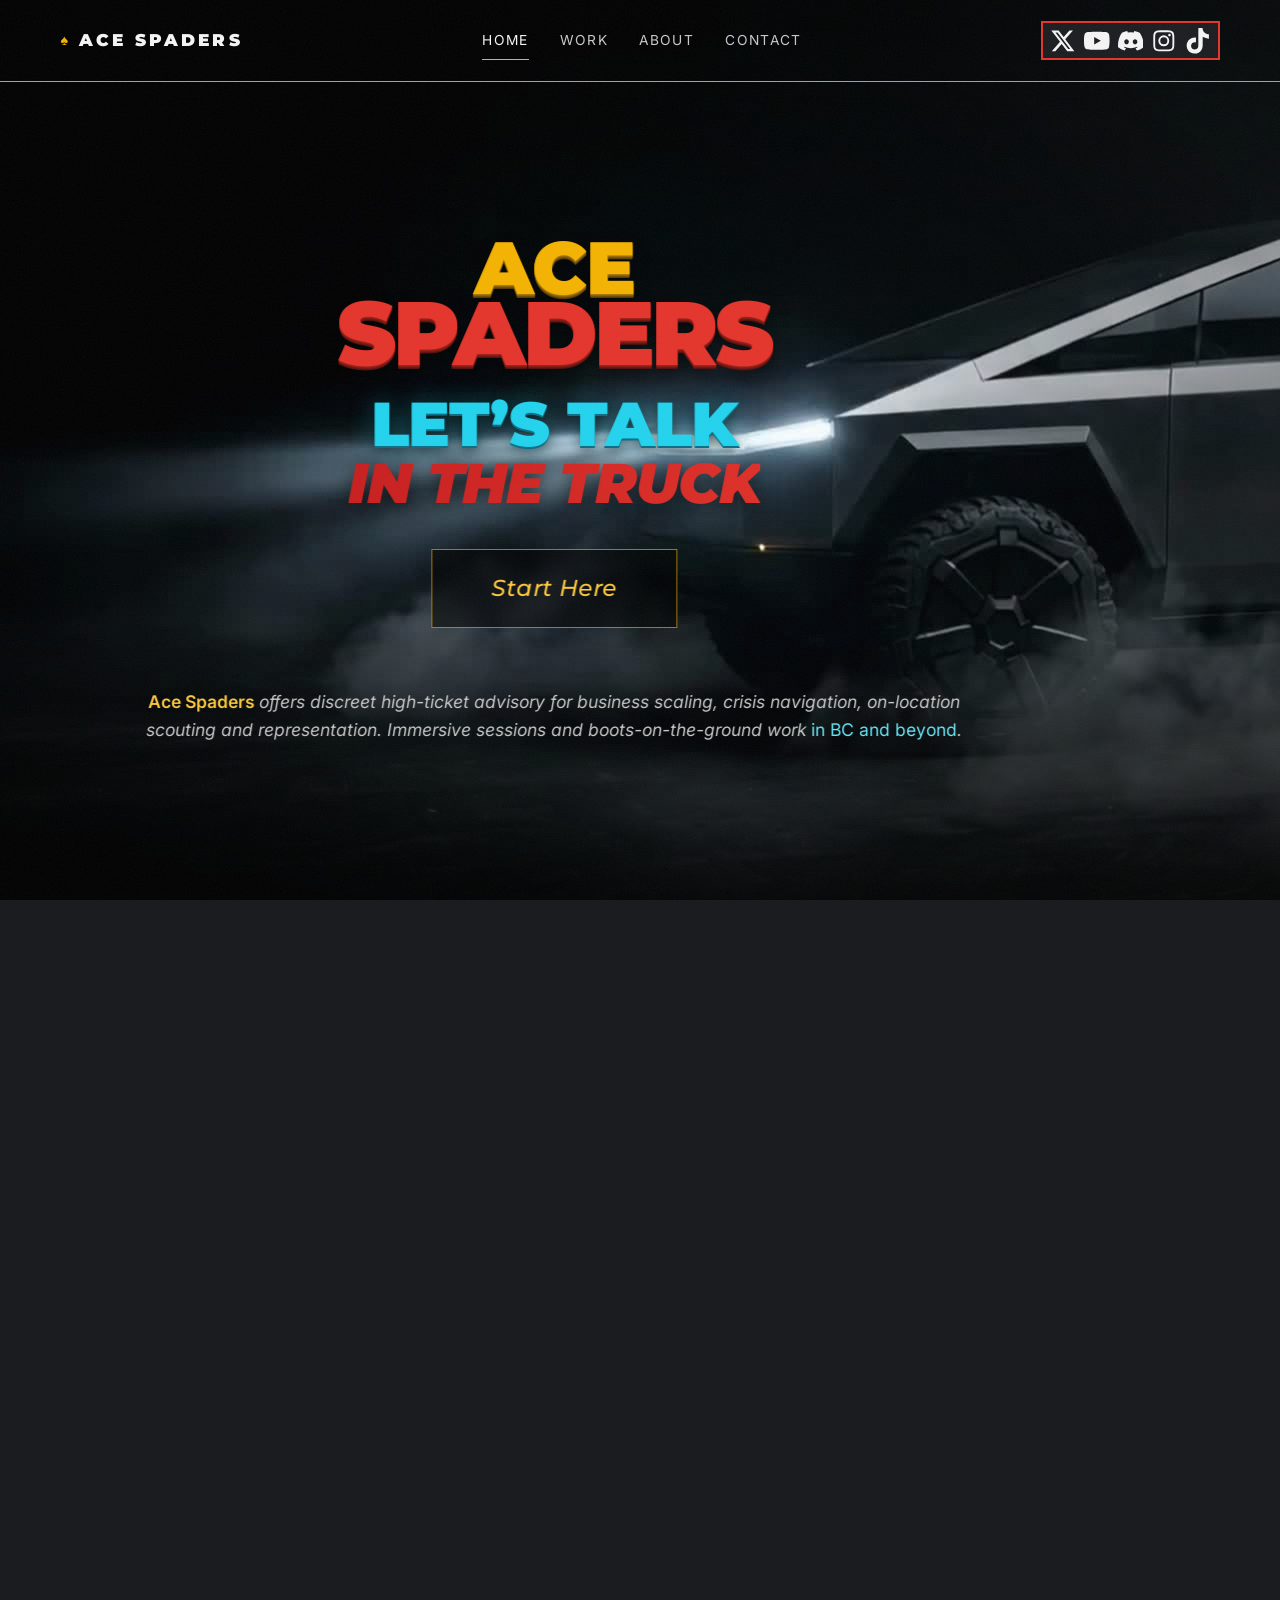
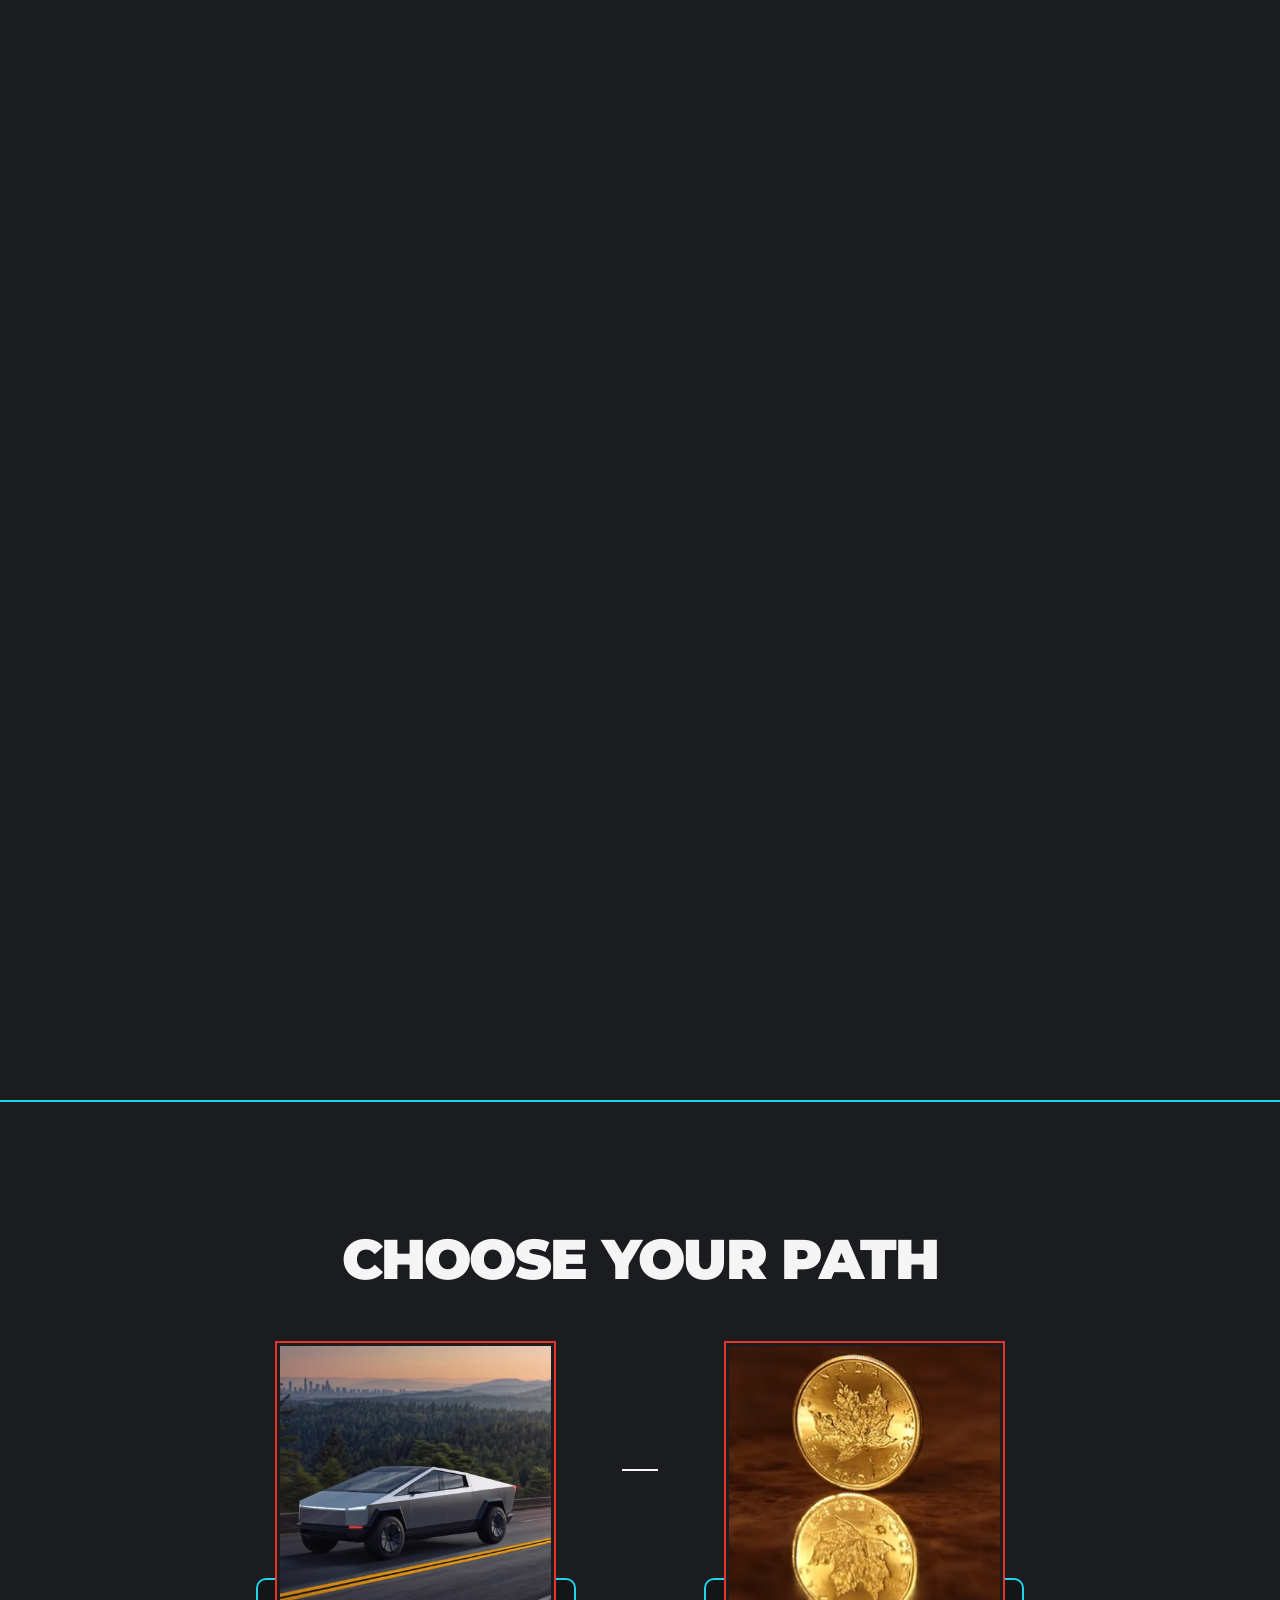
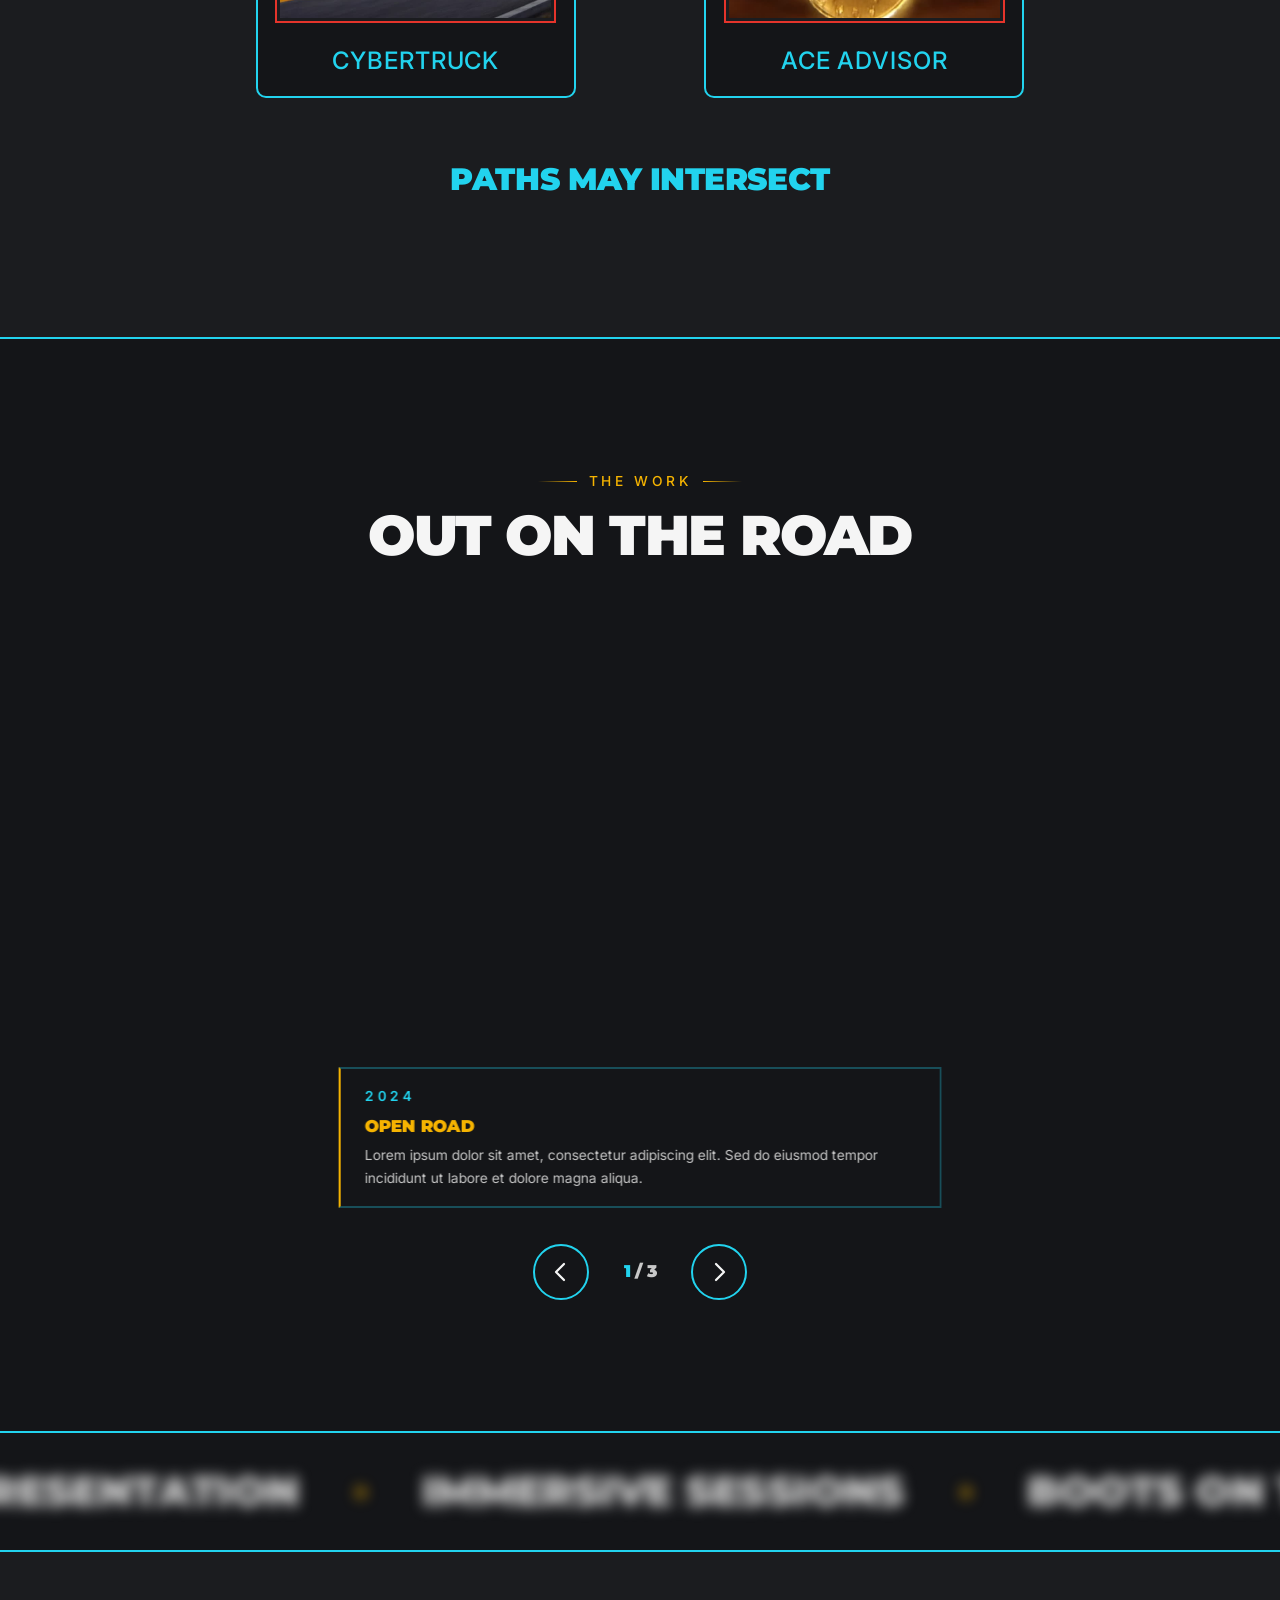
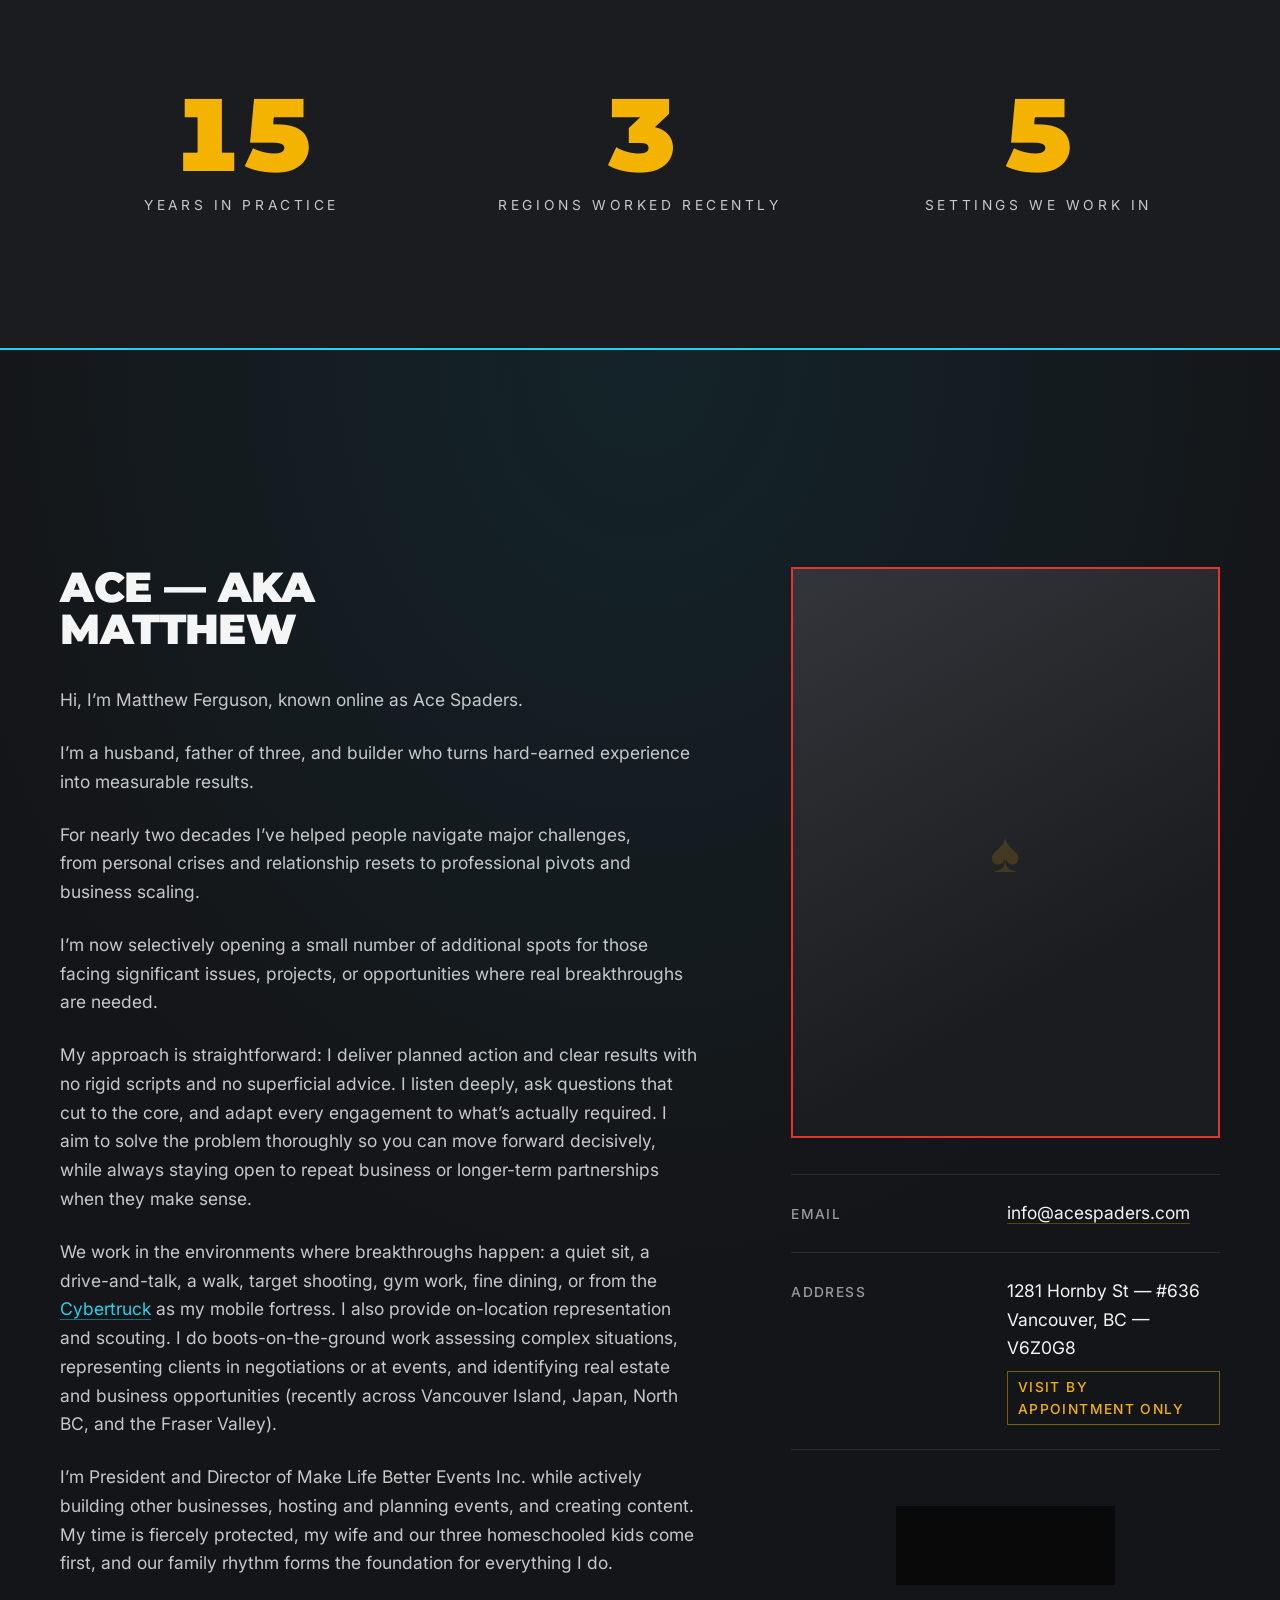
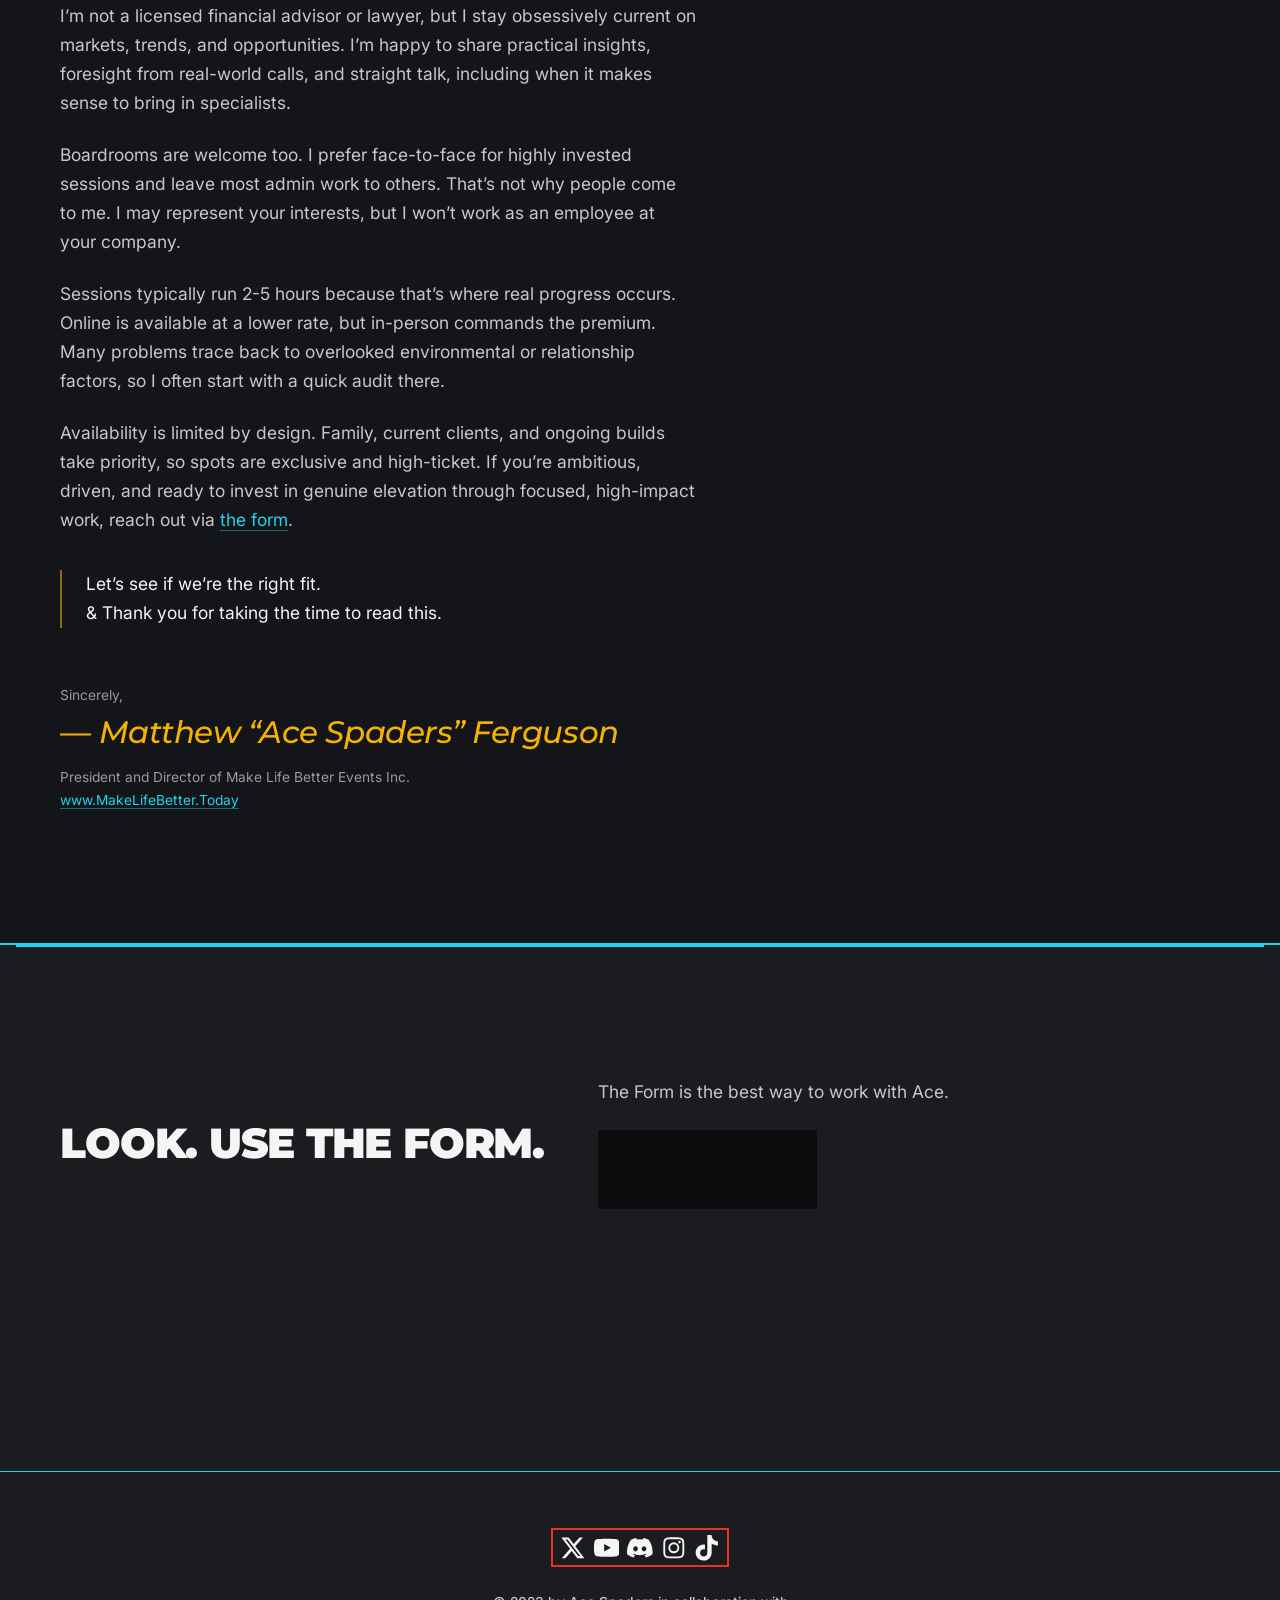
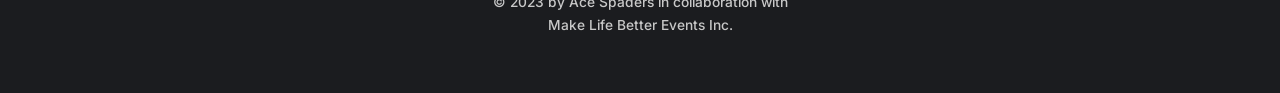
<file: index.html>
<!DOCTYPE html>
<html lang="en">
<head>
<!--#HEAD-->
<meta charset="utf-8">
<meta name="viewport" content="width=device-width, initial-scale=1">

<title>Ace Spaders | High-Ticket Advisor &amp; On-Location Scouting</title>
<meta name="description" content="Ace Spaders offers discreet high-ticket advisory for business scaling, crisis navigation, on-location scouting, representation, and immersive sessions in BC and beyond. Limited availability for serious inquiries only.">
<link rel="canonical" href="https://www.acespaders.com/">

<meta property="og:type" content="website">
<meta property="og:site_name" content="Ace Spaders">
<meta property="og:title" content="Ace Spaders | High-Ticket Advisor &amp; On-Location Scouting">
<meta property="og:description" content="Discreet high-ticket advisory for business scaling, crisis navigation, on-location scouting and representation. BC and beyond.">
<meta property="og:url" content="https://www.acespaders.com/">
<meta property="og:image" content="https://www.acespaders.com/assets/img/og-default-1.jpg">
<meta property="og:image:width" content="1200">
<meta property="og:image:height" content="630">
<meta property="og:image:alt" content="Ace Spaders — discreet high-ticket advisory, on-location scouting and representation.">
<meta name="twitter:image" content="https://www.acespaders.com/assets/img/og-default-1.jpg">
<meta name="twitter:card" content="summary_large_image">
<meta name="theme-color" content="#1b1c1f">

<link rel="icon" href="data:image/svg+xml,%3Csvg xmlns='http://www.w3.org/2000/svg' viewBox='0 0 32 32'%3E%3Crect width='32' height='32' fill='%231b1c1f'/%3E%3Ctext x='16' y='25' font-size='24' text-anchor='middle' fill='%23f5b301'%3E%26%239824%3B%3C/text%3E%3C/svg%3E">

<link rel="preconnect" href="https://fonts.googleapis.com">
<link rel="preconnect" href="https://fonts.gstatic.com" crossorigin>
<link rel="stylesheet" href="https://fonts.googleapis.com/css2?family=Montserrat:wght@500;700;900&family=Inter:wght@400;500;600&display=swap">

<!-- Load order matters: tokens defines the variables everything else reads. -->
<link rel="stylesheet" href="assets/css/tokens.css?v=17">
<link rel="stylesheet" href="assets/css/base.css?v=17">
<link rel="stylesheet" href="assets/css/layout.css?v=17">
<link rel="stylesheet" href="assets/css/components.css?v=17">
<link rel="stylesheet" href="assets/css/pages.css?v=17">

<!-- Set before first paint so reveal elements start hidden without a flash.
     With JS off the class is never added and everything renders visible. -->
<script>document.documentElement.classList.add("js");</script>
<script src="assets/js/main.js?v=17" defer></script>
<!--/#HEAD-->
</head>

<body>
<a class="skip-link" href="#main">Skip to content</a>

<!--#HEADER-->
<header class="header" data-header>
  <div class="shell header__inner">
    <a class="wordmark" href="#home" aria-label="Ace Spaders, home">
      <span class="wordmark__spade" aria-hidden="true">&#9824;</span>
      <span>Ace Spaders</span>
    </a>

    <nav aria-label="Primary">
      <button class="nav__toggle" type="button" data-nav-toggle aria-expanded="false" aria-controls="primary-nav" aria-label="Open menu">
        <span></span><span></span>
      </button>

      <ul class="nav__list" id="primary-nav" data-nav-list>
        <li class="nav__item" style="--i:0"><a class="nav__link" href="#home" aria-current="page">Home</a></li>
        <li class="nav__item" style="--i:1"><a class="nav__link" href="#work">Work</a></li>
        <li class="nav__item" style="--i:2"><a class="nav__link" href="#about">About</a></li>
        <li class="nav__item" style="--i:3"><a class="nav__link" href="contact.html">Contact</a></li>
      </ul>
    </nav>

    <div class="socials">
          <a class="socials__link" href="https://x.com/AceSpaders" rel="me noopener" target="_blank" aria-label="X"><svg viewBox="0 0 24 24" aria-hidden="true"><path d="M18.244 2.25h3.308l-7.227 8.26 8.502 11.24H16.17l-5.214-6.817L4.99 21.75H1.68l7.73-8.835L1.254 2.25H8.08l4.713 6.231zm-1.161 17.52h1.833L7.084 4.126H5.117z"/></svg></a>
          <a class="socials__link" href="https://www.youtube.com/@acespaders" rel="me noopener" target="_blank" aria-label="YouTube"><svg viewBox="0 0 24 24" aria-hidden="true"><path d="M23.498 6.186a3.016 3.016 0 0 0-2.122-2.136C19.505 3.545 12 3.545 12 3.545s-7.505 0-9.377.505A3.017 3.017 0 0 0 .502 6.186C0 8.07 0 12 0 12s0 3.93.502 5.814a3.016 3.016 0 0 0 2.122 2.136c1.871.505 9.376.505 9.376.505s7.505 0 9.377-.505a3.015 3.015 0 0 0 2.122-2.136C24 15.93 24 12 24 12s0-3.93-.502-5.814zM9.545 15.568V8.432L15.818 12z"/></svg></a>
          <a class="socials__link" href="https://discord.com/invite/u34FzWjBfE" rel="me noopener" target="_blank" aria-label="Discord"><svg viewBox="0 0 24 24" aria-hidden="true"><path d="M20.317 4.37a19.79 19.79 0 0 0-4.885-1.515.074.074 0 0 0-.079.037c-.21.375-.444.864-.608 1.25a18.27 18.27 0 0 0-5.487 0 12.6 12.6 0 0 0-.617-1.25.077.077 0 0 0-.079-.037A19.74 19.74 0 0 0 3.677 4.37a.07.07 0 0 0-.032.027C.533 9.046-.32 13.58.099 18.057a.082.082 0 0 0 .031.057 19.9 19.9 0 0 0 5.993 3.03.078.078 0 0 0 .084-.028c.462-.63.874-1.295 1.226-1.994a.076.076 0 0 0-.041-.106 13.1 13.1 0 0 1-1.872-.892.077.077 0 0 1-.008-.128c.126-.094.252-.192.372-.291a.074.074 0 0 1 .077-.01c3.928 1.793 8.18 1.793 12.062 0a.074.074 0 0 1 .078.009c.12.099.246.198.373.292a.077.077 0 0 1-.006.127 12.3 12.3 0 0 1-1.873.891.077.077 0 0 0-.041.107c.36.698.772 1.362 1.225 1.993a.076.076 0 0 0 .084.028 19.84 19.84 0 0 0 6.002-3.03.077.077 0 0 0 .032-.054c.5-5.177-.838-9.674-3.549-13.66a.061.061 0 0 0-.031-.03zM8.02 15.331c-1.182 0-2.157-1.085-2.157-2.419 0-1.333.956-2.418 2.157-2.418 1.21 0 2.176 1.095 2.157 2.418 0 1.334-.956 2.419-2.157 2.419zm7.975 0c-1.183 0-2.157-1.085-2.157-2.419 0-1.333.955-2.418 2.157-2.418 1.21 0 2.176 1.095 2.157 2.418 0 1.334-.947 2.419-2.157 2.419z"/></svg></a>
          <a class="socials__link" href="https://www.instagram.com/acespaders/" rel="me noopener" target="_blank" aria-label="Instagram"><svg viewBox="0 0 24 24" aria-hidden="true"><path d="M12 2.163c3.204 0 3.584.012 4.85.07 1.366.062 2.633.336 3.608 1.311.975.975 1.249 2.242 1.311 3.608.058 1.266.07 1.646.07 4.85s-.012 3.584-.07 4.85c-.062 1.366-.336 2.633-1.311 3.608-.975.975-2.242 1.249-3.608 1.311-1.266.058-1.646.07-4.85.07s-3.584-.012-4.85-.07c-1.366-.062-2.633-.336-3.608-1.311-.975-.975-1.249-2.242-1.311-3.608C2.175 15.586 2.163 15.206 2.163 12s.012-3.584.07-4.85c.062-1.366.336-2.633 1.311-3.608.975-.975 2.242-1.249 3.608-1.311C8.416 2.175 8.796 2.163 12 2.163zm0 1.802c-3.148 0-3.503.012-4.74.068-1.017.047-1.79.22-2.428.858-.638.638-.811 1.411-.858 2.428-.056 1.237-.068 1.592-.068 4.74s.012 3.503.068 4.74c.047 1.017.22 1.79.858 2.428.638.638 1.411.811 2.428.858 1.237.056 1.592.068 4.74.068s3.503-.012 4.74-.068c1.017-.047 1.79-.22 2.428-.858.638-.638.811-1.411.858-2.428.056-1.237.068-1.592.068-4.74s-.012-3.503-.068-4.74c-.047-1.017-.22-1.79-.858-2.428-.638-.638-1.411-.811-2.428-.858-1.237-.056-1.592-.068-4.74-.068zM12 6.865a5.135 5.135 0 1 1 0 10.27 5.135 5.135 0 0 1 0-10.27zm0 8.468a3.333 3.333 0 1 0 0-6.666 3.333 3.333 0 0 0 0 6.666zm6.538-8.671a1.2 1.2 0 1 1-2.4 0 1.2 1.2 0 0 1 2.4 0z"/></svg></a>
          <a class="socials__link" href="https://www.tiktok.com/@ace.spaders" rel="me noopener" target="_blank" aria-label="TikTok"><svg viewBox="0 0 24 24" aria-hidden="true"><path d="M12.525.02c1.31-.02 2.61-.01 3.91-.02.08 1.53.63 3.09 1.75 4.17 1.12 1.11 2.7 1.62 4.24 1.79v4.03c-1.44-.05-2.89-.35-4.2-.97-.57-.26-1.1-.59-1.62-.93-.01 2.92.01 5.84-.02 8.75-.08 1.4-.54 2.79-1.35 3.94-1.31 1.92-3.58 3.17-5.91 3.21-1.43.08-2.86-.31-4.08-1.03-2.02-1.19-3.44-3.37-3.65-5.71-.02-.5-.03-1-.01-1.49.18-1.9 1.12-3.72 2.58-4.96 1.66-1.44 3.98-2.13 6.15-1.72.02 1.48-.04 2.96-.04 4.44-.99-.32-2.15-.23-3.02.37-.63.41-1.11 1.04-1.36 1.75-.21.51-.15 1.07-.14 1.61.24 1.64 1.82 3.02 3.5 2.87 1.12-.01 2.19-.66 2.77-1.61.19-.33.4-.67.41-1.06.1-1.79.06-3.57.07-5.36.01-4.03-.01-8.05.02-12.07z"/></svg></a>
        </div>
  </div>
</header>
<!-- ==================== HERO ====================
       One centred block. Both pieces of lettering are links, as on the
       original: the ACE / SPADERS mark goes to Ace Advisor, "Let's Talk In
       The Truck" goes to the Cybertruck. Start Here drops to the two paths
       further down this page.

       data-cursor-stage marks the element the cursor is measured against. JS
       writes --mx / --my on it and the lettering drifts toward the pointer.
       With JS off, or on a touch screen, they stay at 0 and nothing moves.
  -->
  <section class="hero-split" id="home" data-cursor-stage>
    <div class="hero-sticky">
      <!-- SCROLL-SCRUBBED HERO
           The video never plays. main.js drives currentTime from how far
           through this section you have scrolled, so the shot advances with
           the wheel and reverses when you scroll back up.

           Both files are encoded all-intra (every frame is a keyframe), which
           is what makes seeking to an arbitrary time cheap enough to do once
           a frame. Re-encoding a normal mp4 will make this stutter — see the
           ffmpeg command in the README.

           The poster carries the hero on its own: it is what shows before the
           video has decoded, with JS off, and when reduced motion is asked
           for (in which case the section collapses to one screen and the
           video is never fetched). -->
      <video class="hero-video" data-hero-video
             data-src="assets/video/hero-2.mp4"
             data-src-small="assets/video/hero-small-2.mp4"
             poster="assets/img/hero-poster-2.jpg"
             muted playsinline preload="auto"
             disablepictureinpicture disableremoteplayback
             aria-hidden="true" tabindex="-1"></video>
      <div class="hero-overlay"></div>

      <div class="shell hero-split__inner">
        <h1 class="sr-only">Ace Spaders</h1>

        <a class="hero-mark" href="ace-advisor.html" aria-label="Ace Spaders — the Ace Advisor">
          <span class="hero-mark__ace" aria-hidden="true">Ace</span>
          <span class="hero-mark__spaders" aria-hidden="true">Spaders</span>
        </a>

        <a class="hero-talk" href="cybertruck.html" aria-label="Let’s talk in the truck">
          <span class="hero-talk__lets" aria-hidden="true">Let’s Talk</span>
          <span class="hero-talk__truck" aria-hidden="true">In The Truck</span>
        </a>

        <a class="pulse-btn start-here" href="#paths">Start Here</a>

        <!-- data-spotlight lays a bright copy of this text over itself and
             masks it to a disc under the cursor. It only ever adds light —
             the text underneath keeps its normal colour, so nothing here gets
             harder to read when the cursor is elsewhere. -->
        <p class="hero-tagline" data-spotlight>
          <strong>Ace Spaders</strong> offers discreet high-ticket advisory for
          business scaling, crisis navigation, on-location scouting and
          representation. Immersive sessions and boots-on-the-ground work
          <em>in BC and beyond</em>.
        </p>
      </div>
    </div>
  </section>
  <!-- ==================== CHOOSE YOUR PATH ====================
       Where Start Here lands.

       PHOTOGRAPH SLOTS — drop an <img> inside each .path__media and remove the
       data-placeholder attribute. The red frame and cyan plate need no
       changes.
  -->
  <section class="section section--edged" id="paths">
    <div class="shell">
      <header class="section-head section-head--center" data-reveal>
        <h2>Choose Your Path</h2>
      </header>

      <div class="paths" data-reveal-group>
        <a class="path" href="cybertruck.html" data-reveal>
          <span class="path__frame">
            <span class="path__media" aria-hidden="true">
              <img src="assets/img/path-cybertruck-1.jpg" alt=""
                   width="800" height="800" loading="lazy" decoding="async">
            </span>
          </span>
          <span class="path__plate">
            <span class="path__title">Cybertruck</span>
          </span>
        </a>

        <span class="paths__dash" aria-hidden="true"></span>

        <a class="path" href="ace-advisor.html" data-reveal>
          <span class="path__frame">
            <span class="path__media" aria-hidden="true">
              <img src="assets/img/path-advisor-1.jpg" alt=""
                   width="800" height="800" loading="lazy" decoding="async">
            </span>
          </span>
          <span class="path__plate">
            <span class="path__title">Ace Advisor</span>
          </span>
        </a>
      </div>

      <p class="paths__note" data-reveal data-spotlight>Paths May Intersect</p>
    </div>
  </section>

  <!-- ==================== WORK ====================
       Three framings of the same drive, each scrubbed by the cursor rather
       than played on a timer — the same idea as the hero, with distance
       standing in for scroll position.

       The mapping: 70px outside a tile's border is the first frame, the
       tile's centre is the last, and everything between is proportional.
       Moving away runs it backwards. Because it is a position rather than a
       playback, it reverses exactly and never has to be restarted.

       Each clip is encoded all-intra (every frame a keyframe), which is what
       makes seeking to an arbitrary time cheap enough to do once a frame —
       see the README note on the hero for why an ordinary encode stutters.

       Video is fetched only as the section nears the viewport, and scrubbing
       waits until the clip is fully buffered; the poster carries the tile
       until then, and for anyone on a touch screen or asking for reduced
       motion it is the whole tile.

       ADDING WORK — copy a <figure>.

       PLACEHOLDER COPY — the year, title and description in every caption
       below are stand-ins to be replaced, and the descriptions are lorem
       ipsum so nobody mistakes them for finished text. When the real ones go
       in, write up work that actually happened; do not invent a job. -->
  <section class="section section--raised section--edged" id="work">
    <div class="shell">
      <header class="section-head section-head--center" data-reveal>
        <p class="eyebrow eyebrow--center">The Work</p>
        <h2>Out On The Road</h2>
      </header>

      <!-- data-reveal sits on the container, not the tiles: the reveal and the
           carousel both animate transform, and on the same element the second
           one to run wins. Revealing the stage as a unit leaves each tile's
           transform to the carousel alone. -->
      <div class="work" data-work-group data-reveal>

        <figure class="work__item" data-work>
          <span class="work__frame">
            <video class="work__video" data-work-video
                   data-src="assets/video/work-wide-1.mp4?v=17"
                   poster="assets/img/work-wide-1.jpg?v=17"
                   muted playsinline preload="none"
                   disablepictureinpicture disableremoteplayback
                   aria-hidden="true" tabindex="-1"></video>
          </span>
          <figcaption class="work__caption">
            <span class="work__caption-year">2024</span>
            <span class="work__caption-title">Open Road</span>
            <span class="work__caption-body">Lorem ipsum dolor sit amet, consectetur adipiscing elit. Sed do eiusmod tempor incididunt ut labore et dolore magna aliqua.</span>
          </figcaption>
        </figure>

        <figure class="work__item" data-work>
          <span class="work__frame">
            <video class="work__video" data-work-video
                   data-src="assets/video/work-bend-1.mp4?v=17"
                   poster="assets/img/work-bend-1.jpg?v=17"
                   muted playsinline preload="none"
                   disablepictureinpicture disableremoteplayback
                   aria-hidden="true" tabindex="-1"></video>
          </span>
          <figcaption class="work__caption">
            <span class="work__caption-year">2025</span>
            <span class="work__caption-title">The Bend</span>
            <span class="work__caption-body">Ut enim ad minim veniam, quis nostrud exercitation ullamco laboris nisi ut aliquip ex ea commodo consequat.</span>
          </figcaption>
        </figure>

        <figure class="work__item" data-work>
          <span class="work__frame">
            <video class="work__video" data-work-video
                   data-src="assets/video/work-close-1.mp4?v=17"
                   poster="assets/img/work-close-1.jpg?v=17"
                   muted playsinline preload="none"
                   disablepictureinpicture disableremoteplayback
                   aria-hidden="true" tabindex="-1"></video>
          </span>
          <figcaption class="work__caption">
            <span class="work__caption-year">2026</span>
            <span class="work__caption-title">Close Quarters</span>
            <span class="work__caption-body">Duis aute irure dolor in reprehenderit in voluptate velit esse cillum dolore eu fugiat nulla pariatur.</span>
          </figcaption>
        </figure>

      </div>

      <!-- Written by JS only when the carousel is actually built, so a no-JS
           visitor is never shown arrows that cannot do anything. -->
      <div class="work__nav" data-work-nav hidden></div>

    </div>
  </section>

  <!-- ==================== TICKER ====================
       A slow drift on its own; scrolling drives it faster and smears it, so
       the strip reads as speed rather than decoration. The list is duplicated
       once so the loop has something to wrap onto — JS keeps adding copies
       until the track is wider than the viewport, so nothing to maintain here
       beyond the first list.

       Terms come from the hero tagline; keep them to what is actually on
       offer. -->
  <section class="ticker" aria-hidden="true" data-ticker>
    <div class="ticker__track" data-ticker-track>
      <ul class="ticker__list" data-ticker-list>
        <li>Business Scaling</li>
        <li>Crisis Navigation</li>
        <li>On-Location Scouting</li>
        <li>Representation</li>
        <li>Immersive Sessions</li>
        <li>Boots On The Ground</li>
      </ul>
    </div>
  </section>

  <!-- ==================== FIGURES ====================
       Each number scrambles through digits before settling, once, as it
       scrolls in.

       PLACEHOLDER NUMBERS — 4 and 7 are counted off the About copy below
       (regions worked recently; the settings listed for a session). 20 is a
       rounding of "nearly two decades" and wants confirming. Replace any of
       them by editing data-count-to and the label; nothing else needs to
       change. Do not add a number that cannot be backed up. -->
  <section class="section figures" data-reveal>
    <div class="shell figures__grid">
      <p class="figure">
        <span class="figure__num" data-count-to="20">20</span>
        <span class="figure__label">Years In Practice</span>
      </p>
      <p class="figure">
        <span class="figure__num" data-count-to="4">4</span>
        <span class="figure__label">Regions Worked Recently</span>
      </p>
      <p class="figure">
        <span class="figure__num" data-count-to="7">7</span>
        <span class="figure__label">Settings We Work In</span>
      </p>
    </div>
  </section>

  <!-- ==================== ABOUT ====================
       Its own banded surface so it reads as a distinct chapter.

       PORTRAIT SLOT — the original has a video here. Drop an <img>, <video> or
       <iframe> inside .about-feature__media and remove data-placeholder.
  -->
  <section class="about-feature" id="about">
    <div class="shell">
      <h2 class="about-feature__label" data-reveal>About</h2>

      <div class="about-feature__grid">
        <div data-reveal>
          <h3 class="about-feature__name">Ace &mdash; aka<br>Matthew</h3>

          <div class="about-feature__prose">
            <p>Hi, I&rsquo;m Matthew Ferguson, known online as Ace Spaders.</p>
            <p>
              I&rsquo;m a husband, father of three, and builder who turns
              hard-earned experience into measurable results.
            </p>
            <p>
              For nearly two decades I&rsquo;ve helped people navigate major
              challenges, from personal crises and relationship resets to
              professional pivots and business scaling.
            </p>
            <p>
              I&rsquo;m now selectively opening a small number of additional
              spots for those facing significant issues, projects, or
              opportunities where real breakthroughs are needed.
            </p>
            <p>
              My approach is straightforward: I deliver planned action and clear
              results with no rigid scripts and no superficial advice. I listen
              deeply, ask questions that cut to the core, and adapt every
              engagement to what&rsquo;s actually required. I aim to solve the
              problem thoroughly so you can move forward decisively, while
              always staying open to repeat business or longer-term partnerships
              when they make sense.
            </p>
            <p>
              We work in the environments where breakthroughs happen: a quiet
              sit, a drive-and-talk, a walk, target shooting, gym work, fine
              dining, or from the <a href="cybertruck.html">Cybertruck</a> as my
              mobile fortress. I also provide on-location representation and
              scouting. I do boots-on-the-ground work assessing complex
              situations, representing clients in negotiations or at events, and
              identifying real estate and business opportunities (recently
              across Vancouver Island, Japan, North BC, and the Fraser Valley).
            </p>
            <p>
              I&rsquo;m President and Director of Make Life Better Events Inc.
              while actively building other businesses, hosting and planning
              events, and creating content. My time is fiercely protected, my
              wife and our three homeschooled kids come first, and our family
              rhythm forms the foundation for everything I do.
            </p>
            <p>
              I&rsquo;m not a licensed financial advisor or lawyer, but I stay
              obsessively current on markets, trends, and opportunities.
              I&rsquo;m happy to share practical insights, foresight from
              real-world calls, and straight talk, including when it makes sense
              to bring in specialists.
            </p>
            <p>
              Boardrooms are welcome too. I prefer face-to-face for highly
              invested sessions and leave most admin work to others.
              That&rsquo;s not why people come to me. I may represent your
              interests, but I won&rsquo;t work as an employee at your company.
            </p>
            <p>
              Sessions typically run 2-5 hours because that&rsquo;s where real
              progress occurs. Online is available at a lower rate, but
              in-person commands the premium. Many problems trace back to
              overlooked environmental or relationship factors, so I often start
              with a quick audit there.
            </p>
            <p>
              Availability is limited by design. Family, current clients, and
              ongoing builds take priority, so spots are exclusive and
              high-ticket. If you&rsquo;re ambitious, driven, and ready to invest
              in genuine elevation through focused, high-impact work, reach out
              via <a href="contact.html">the form</a>.
            </p>

            <div class="about-feature__closing">
              <p>Let&rsquo;s see if we&rsquo;re the right fit.</p>
              <p>&amp; Thank you for taking the time to read this.</p>
            </div>

            <div class="about-feature__sign">
              <p class="offer__note">Sincerely,</p>
              <p class="about-feature__signature">
                &mdash; Matthew &ldquo;Ace Spaders&rdquo; Ferguson
              </p>
              <p class="about-feature__role">
                President and Director of Make Life Better Events Inc.<br>
                <a href="https://www.makelifebetter.today/" rel="noopener" target="_blank">www.MakeLifeBetter.Today</a>
              </p>
            </div>
          </div>
        </div>

        <div class="about-feature__media-wrap" data-reveal>
          <figure class="about-feature__media" data-placeholder>
            <!--
            <img src="assets/img/matthew.jpg"
                 alt="Matthew Ferguson, known online as Ace Spaders"
                 width="900" height="1200">
            -->
          </figure>

          <!-- Contact Us block, as it sits beside the bio on the original. -->
          <div class="rows" style="margin-top: var(--space-l)">
            <div class="row">
              <p class="row__label">Email</p>
              <p class="row__value"><a href="mailto:info@acespaders.com">info@acespaders.com</a></p>
            </div>
            <div class="row">
              <p class="row__label">Address</p>
              <p class="row__value">
                1281 Hornby St &mdash; #636<br>
                Vancouver, BC &mdash; V6Z0G8
                <span class="row__note">Visit by appointment only</span>
              </p>
            </div>
          </div>

          <p class="pulse-btn-row">
            <a class="pulse-btn" href="contact.html">Go Here</a>
          </p>
        </div>
      </div>
    </div>
  </section>

  <!-- ==================== USE THE FORM ==================== -->
  <section class="section section--flush">
    <div class="shell use-form" data-reveal>
      <h2 class="use-form__title">Look. Use the Form.</h2>
      <div>
        <p class="use-form__body">
          The Form is the best way to work with Ace.
        </p>
        <p class="pulse-btn-row" style="margin-top: var(--space-m); text-align: left">
          <a class="pulse-btn" href="contact.html">Go Here</a>
        </p>
      </div>
    </div>
  </section>

</main>

<!--#FOOTER-->
<footer class="footer-min">
  <div class="shell">
    <div class="footer-min__socials">
    <div class="socials">
          <a class="socials__link" href="https://x.com/AceSpaders" rel="me noopener" target="_blank" aria-label="X"><svg viewBox="0 0 24 24" aria-hidden="true"><path d="M18.244 2.25h3.308l-7.227 8.26 8.502 11.24H16.17l-5.214-6.817L4.99 21.75H1.68l7.73-8.835L1.254 2.25H8.08l4.713 6.231zm-1.161 17.52h1.833L7.084 4.126H5.117z"/></svg></a>
          <a class="socials__link" href="https://www.youtube.com/@acespaders" rel="me noopener" target="_blank" aria-label="YouTube"><svg viewBox="0 0 24 24" aria-hidden="true"><path d="M23.498 6.186a3.016 3.016 0 0 0-2.122-2.136C19.505 3.545 12 3.545 12 3.545s-7.505 0-9.377.505A3.017 3.017 0 0 0 .502 6.186C0 8.07 0 12 0 12s0 3.93.502 5.814a3.016 3.016 0 0 0 2.122 2.136c1.871.505 9.376.505 9.376.505s7.505 0 9.377-.505a3.015 3.015 0 0 0 2.122-2.136C24 15.93 24 12 24 12s0-3.93-.502-5.814zM9.545 15.568V8.432L15.818 12z"/></svg></a>
          <a class="socials__link" href="https://discord.com/invite/u34FzWjBfE" rel="me noopener" target="_blank" aria-label="Discord"><svg viewBox="0 0 24 24" aria-hidden="true"><path d="M20.317 4.37a19.79 19.79 0 0 0-4.885-1.515.074.074 0 0 0-.079.037c-.21.375-.444.864-.608 1.25a18.27 18.27 0 0 0-5.487 0 12.6 12.6 0 0 0-.617-1.25.077.077 0 0 0-.079-.037A19.74 19.74 0 0 0 3.677 4.37a.07.07 0 0 0-.032.027C.533 9.046-.32 13.58.099 18.057a.082.082 0 0 0 .031.057 19.9 19.9 0 0 0 5.993 3.03.078.078 0 0 0 .084-.028c.462-.63.874-1.295 1.226-1.994a.076.076 0 0 0-.041-.106 13.1 13.1 0 0 1-1.872-.892.077.077 0 0 1-.008-.128c.126-.094.252-.192.372-.291a.074.074 0 0 1 .077-.01c3.928 1.793 8.18 1.793 12.062 0a.074.074 0 0 1 .078.009c.12.099.246.198.373.292a.077.077 0 0 1-.006.127 12.3 12.3 0 0 1-1.873.891.077.077 0 0 0-.041.107c.36.698.772 1.362 1.225 1.993a.076.076 0 0 0 .084.028 19.84 19.84 0 0 0 6.002-3.03.077.077 0 0 0 .032-.054c.5-5.177-.838-9.674-3.549-13.66a.061.061 0 0 0-.031-.03zM8.02 15.331c-1.182 0-2.157-1.085-2.157-2.419 0-1.333.956-2.418 2.157-2.418 1.21 0 2.176 1.095 2.157 2.418 0 1.334-.956 2.419-2.157 2.419zm7.975 0c-1.183 0-2.157-1.085-2.157-2.419 0-1.333.955-2.418 2.157-2.418 1.21 0 2.176 1.095 2.157 2.418 0 1.334-.947 2.419-2.157 2.419z"/></svg></a>
          <a class="socials__link" href="https://www.instagram.com/acespaders/" rel="me noopener" target="_blank" aria-label="Instagram"><svg viewBox="0 0 24 24" aria-hidden="true"><path d="M12 2.163c3.204 0 3.584.012 4.85.07 1.366.062 2.633.336 3.608 1.311.975.975 1.249 2.242 1.311 3.608.058 1.266.07 1.646.07 4.85s-.012 3.584-.07 4.85c-.062 1.366-.336 2.633-1.311 3.608-.975.975-2.242 1.249-3.608 1.311-1.266.058-1.646.07-4.85.07s-3.584-.012-4.85-.07c-1.366-.062-2.633-.336-3.608-1.311-.975-.975-1.249-2.242-1.311-3.608C2.175 15.586 2.163 15.206 2.163 12s.012-3.584.07-4.85c.062-1.366.336-2.633 1.311-3.608.975-.975 2.242-1.249 3.608-1.311C8.416 2.175 8.796 2.163 12 2.163zm0 1.802c-3.148 0-3.503.012-4.74.068-1.017.047-1.79.22-2.428.858-.638.638-.811 1.411-.858 2.428-.056 1.237-.068 1.592-.068 4.74s.012 3.503.068 4.74c.047 1.017.22 1.79.858 2.428.638.638 1.411.811 2.428.858 1.237.056 1.592.068 4.74.068s3.503-.012 4.74-.068c1.017-.047 1.79-.22 2.428-.858.638-.638.811-1.411.858-2.428.056-1.237.068-1.592.068-4.74s-.012-3.503-.068-4.74c-.047-1.017-.22-1.79-.858-2.428-.638-.638-1.411-.811-2.428-.858-1.237-.056-1.592-.068-4.74-.068zM12 6.865a5.135 5.135 0 1 1 0 10.27 5.135 5.135 0 0 1 0-10.27zm0 8.468a3.333 3.333 0 1 0 0-6.666 3.333 3.333 0 0 0 0 6.666zm6.538-8.671a1.2 1.2 0 1 1-2.4 0 1.2 1.2 0 0 1 2.4 0z"/></svg></a>
          <a class="socials__link" href="https://www.tiktok.com/@ace.spaders" rel="me noopener" target="_blank" aria-label="TikTok"><svg viewBox="0 0 24 24" aria-hidden="true"><path d="M12.525.02c1.31-.02 2.61-.01 3.91-.02.08 1.53.63 3.09 1.75 4.17 1.12 1.11 2.7 1.62 4.24 1.79v4.03c-1.44-.05-2.89-.35-4.2-.97-.57-.26-1.1-.59-1.62-.93-.01 2.92.01 5.84-.02 8.75-.08 1.4-.54 2.79-1.35 3.94-1.31 1.92-3.58 3.17-5.91 3.21-1.43.08-2.86-.31-4.08-1.03-2.02-1.19-3.44-3.37-3.65-5.71-.02-.5-.03-1-.01-1.49.18-1.9 1.12-3.72 2.58-4.96 1.66-1.44 3.98-2.13 6.15-1.72.02 1.48-.04 2.96-.04 4.44-.99-.32-2.15-.23-3.02.37-.63.41-1.11 1.04-1.36 1.75-.21.51-.15 1.07-.14 1.61.24 1.64 1.82 3.02 3.5 2.87 1.12-.01 2.19-.66 2.77-1.61.19-.33.4-.67.41-1.06.1-1.79.06-3.57.07-5.36.01-4.03-.01-8.05.02-12.07z"/></svg></a>
        </div>
    </div>
    <p class="footer-min__credit">
      &copy; 2023 by Ace Spaders in collaboration with<br>
      Make Life Better Events Inc.
    </p>
  </div>
</footer>
<!--/#FOOTER-->

</body>
</html>
</file>
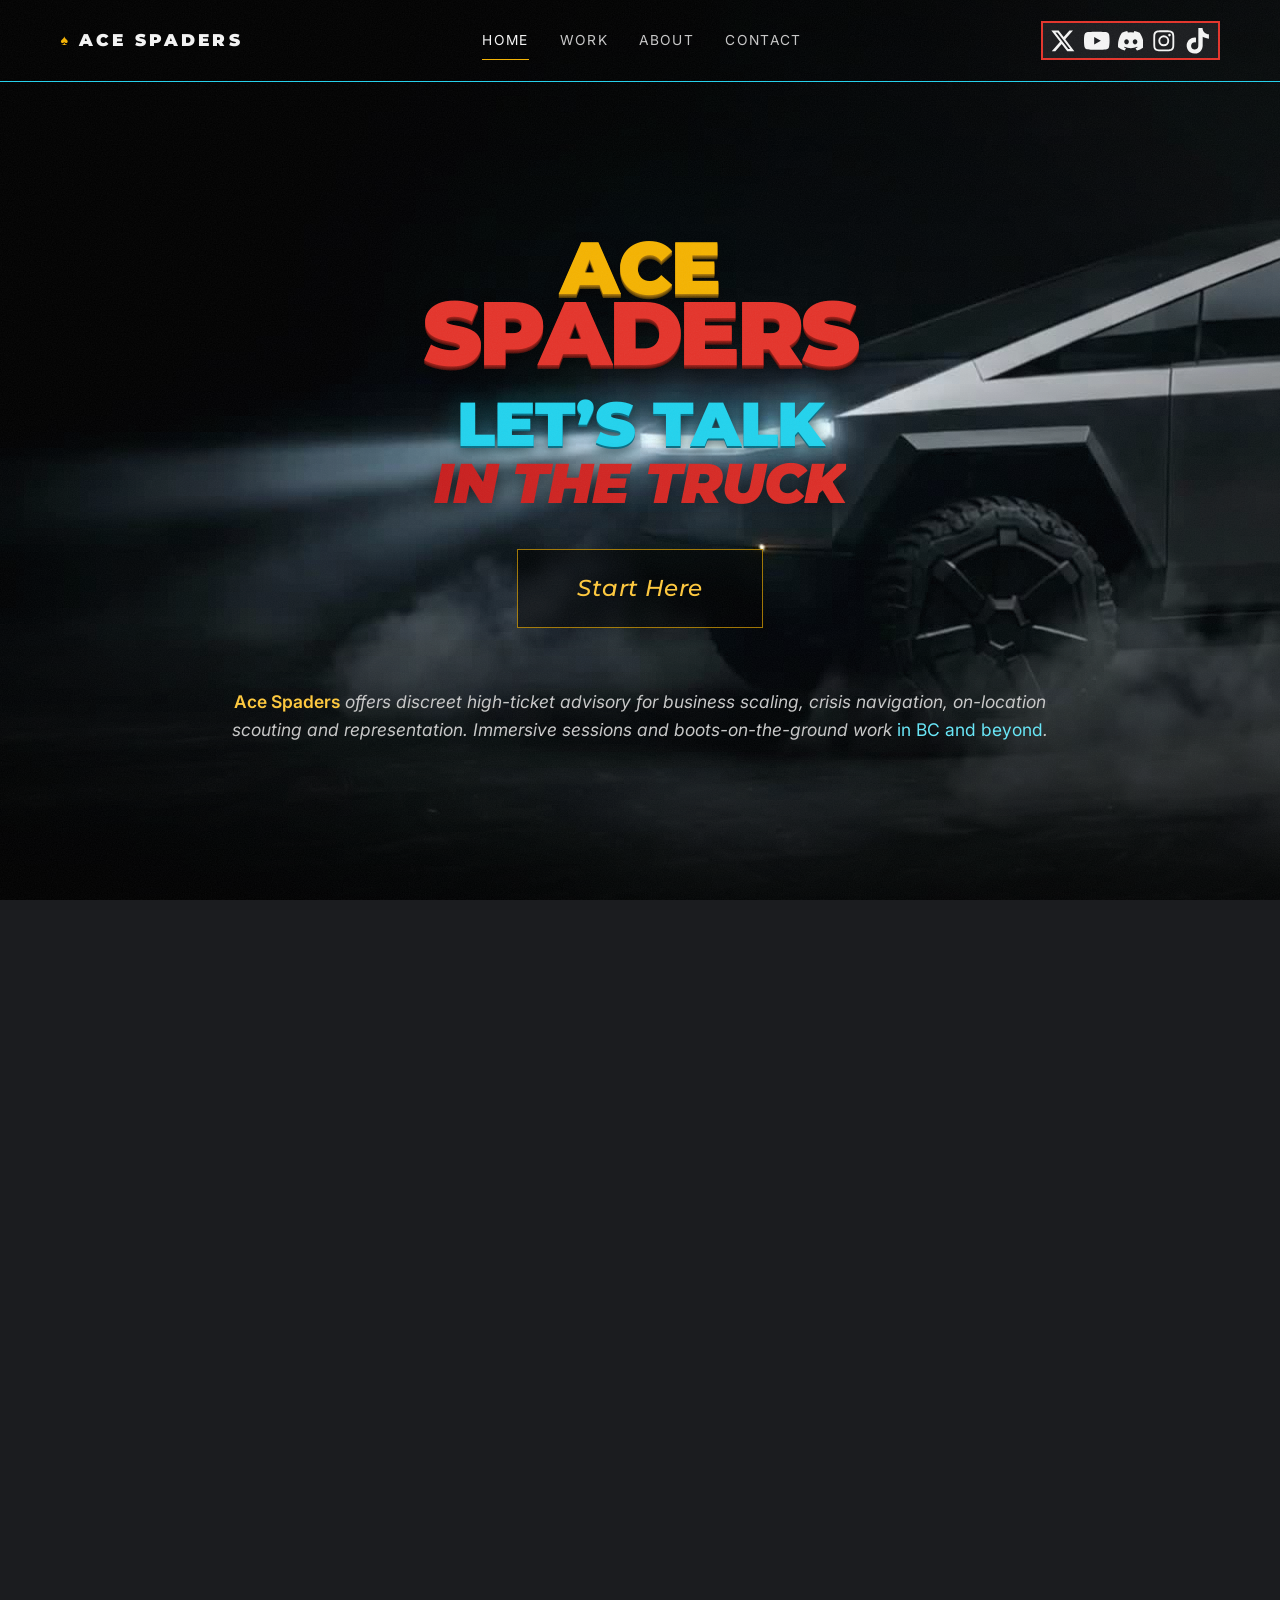
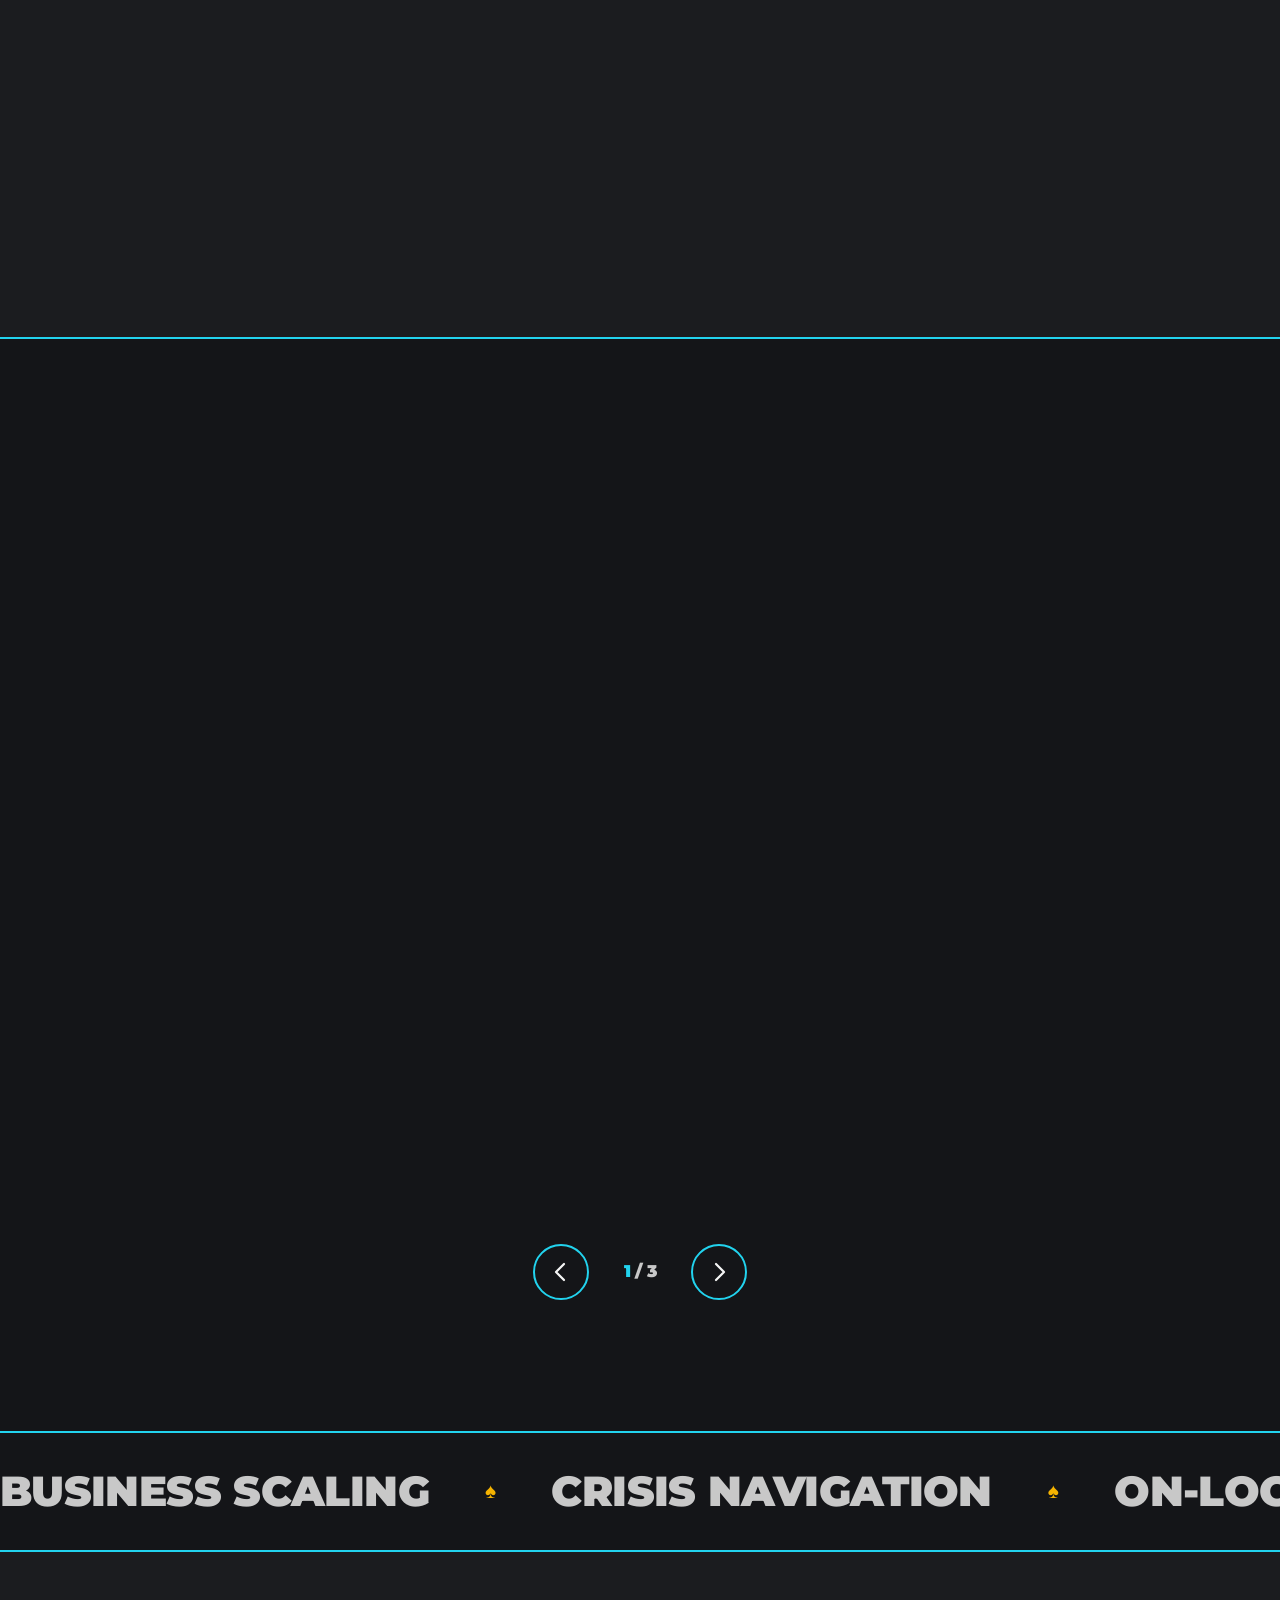
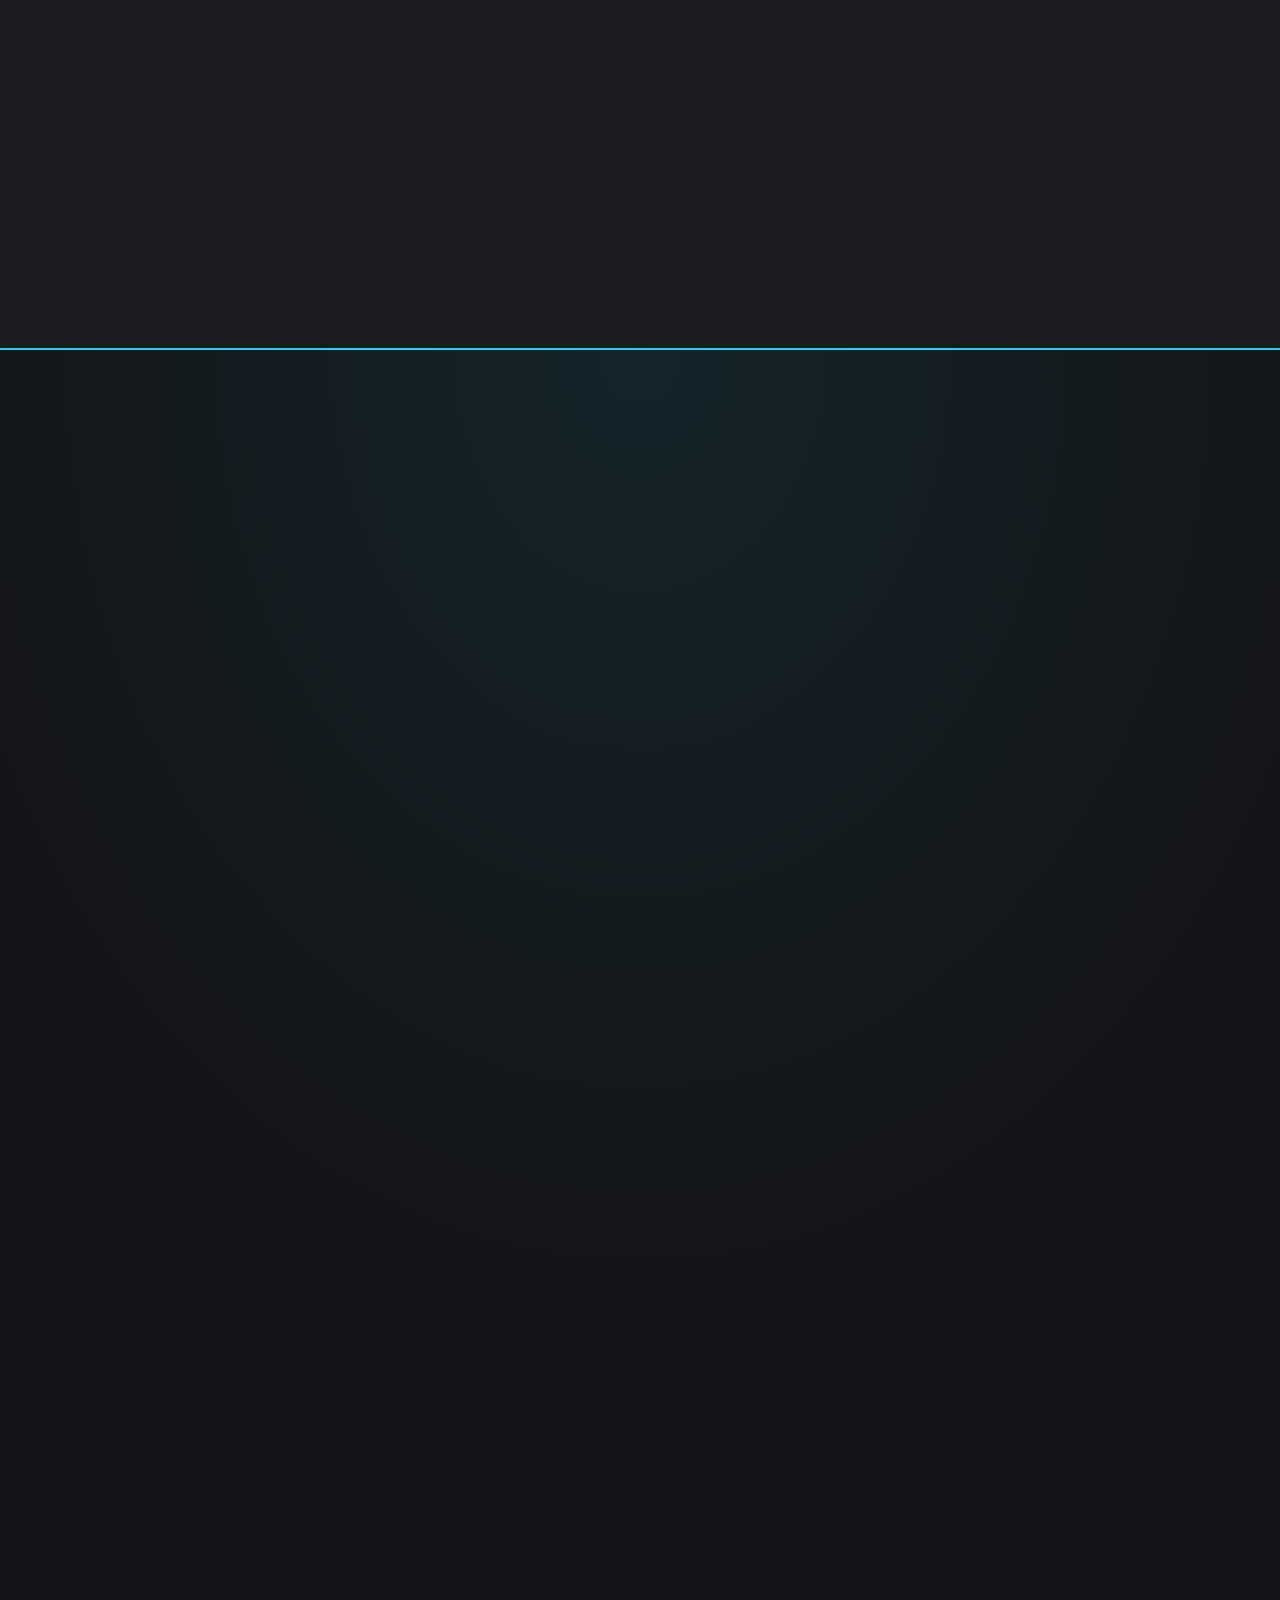
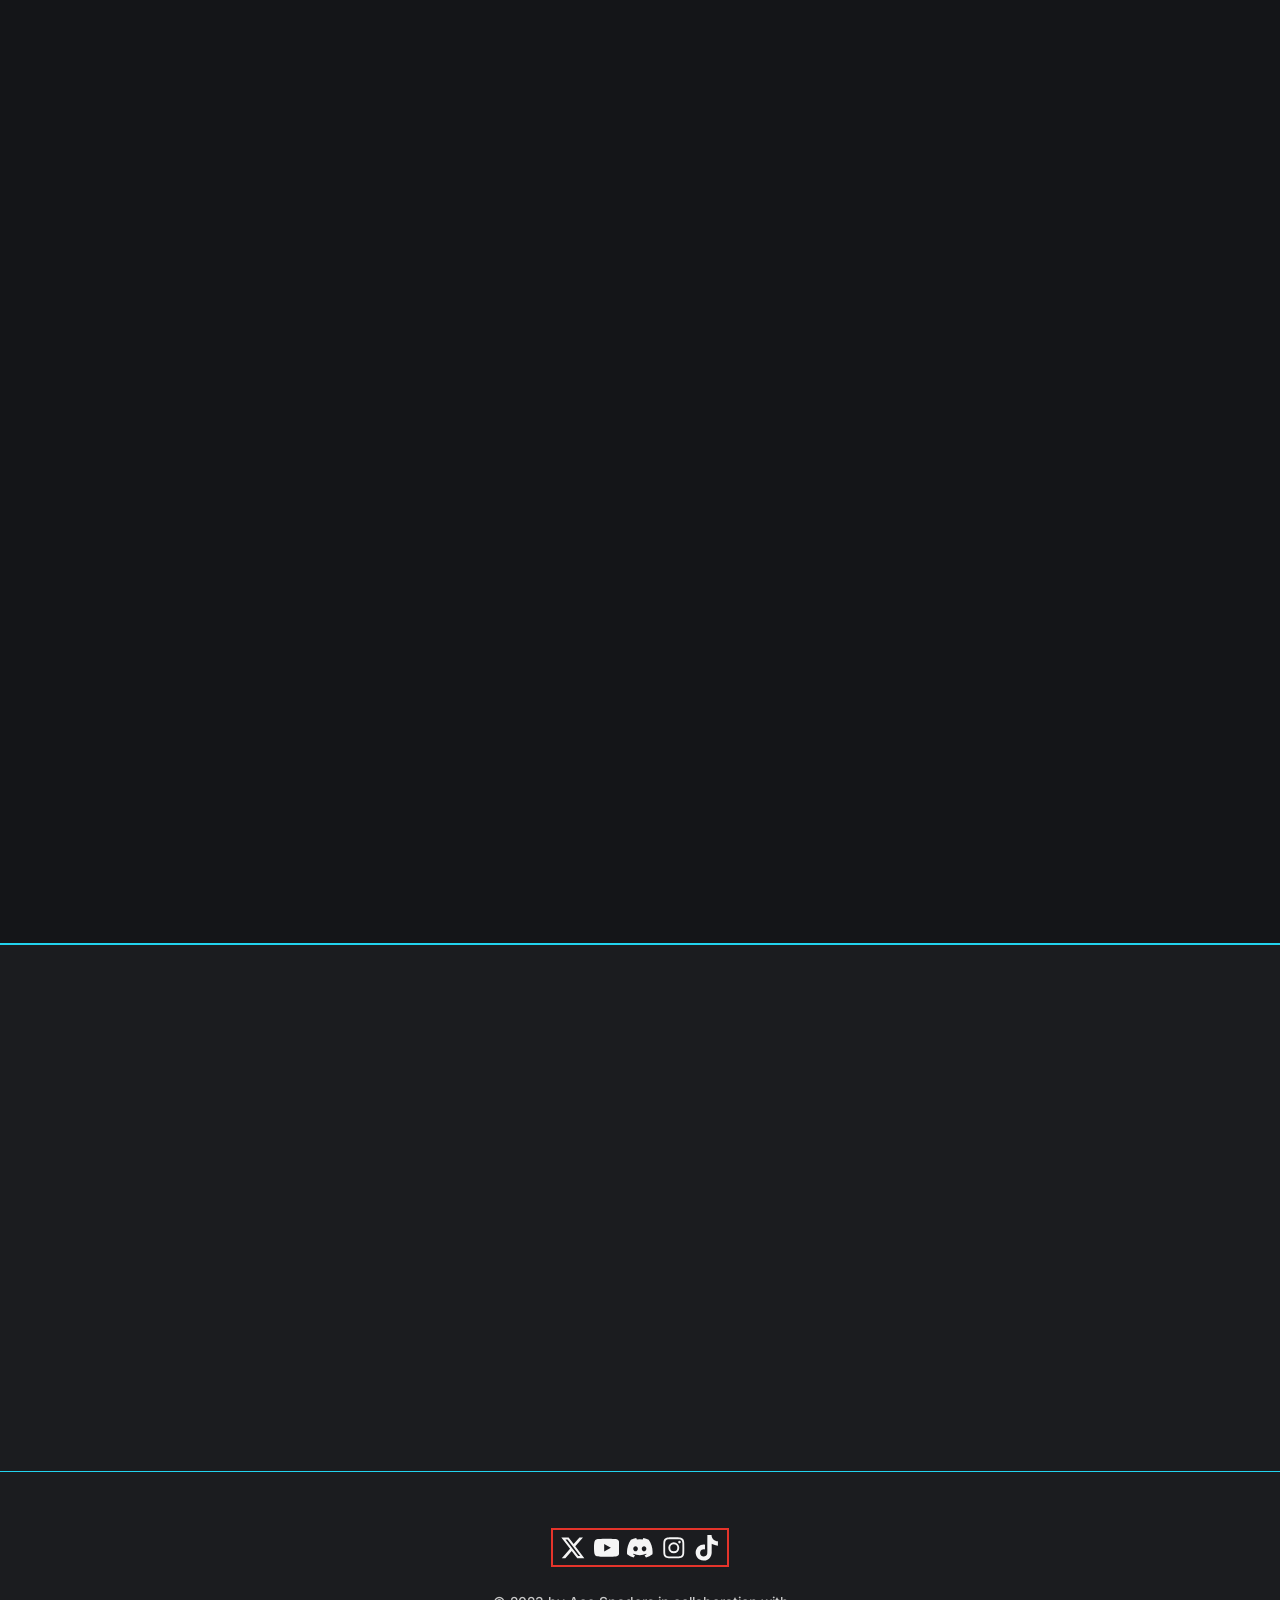
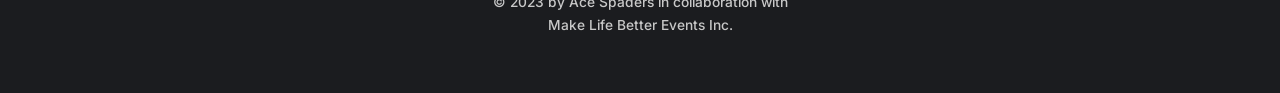
<file: about.html>
<!DOCTYPE html>
<html lang="en">
<head>
<meta charset="utf-8">
<!-- This page moved into the single-page layout. Kept as a redirect so the
     old Wix URL, which is already indexed, does not 404. -->
<meta http-equiv="refresh" content="0; url=index.html#about">
<link rel="canonical" href="https://www.acespaders.com/index.html#about">
<meta name="robots" content="noindex">
<title>About — Ace Spaders</title>
</head>
<body>
<p>This page now lives on the main page. <a href="index.html#about">Continue to About</a>.</p>
</body>
</html>
</file>
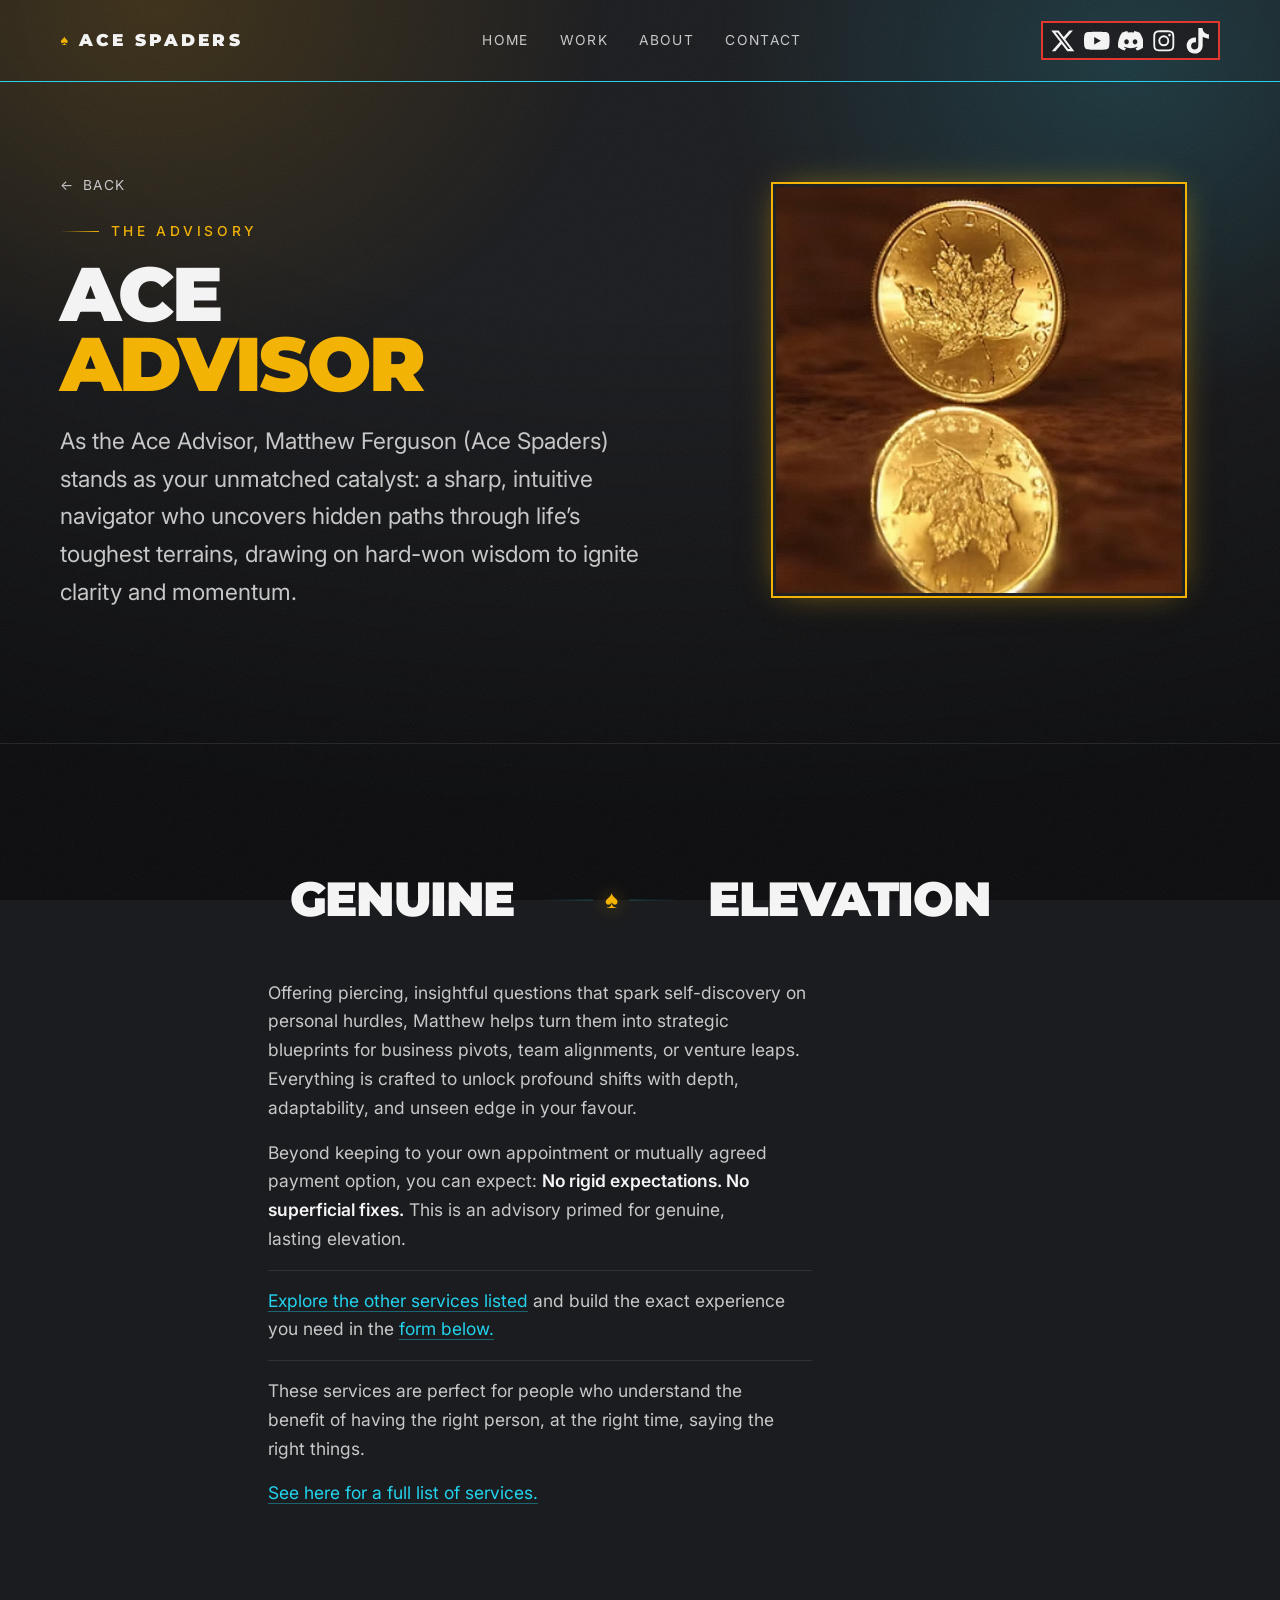
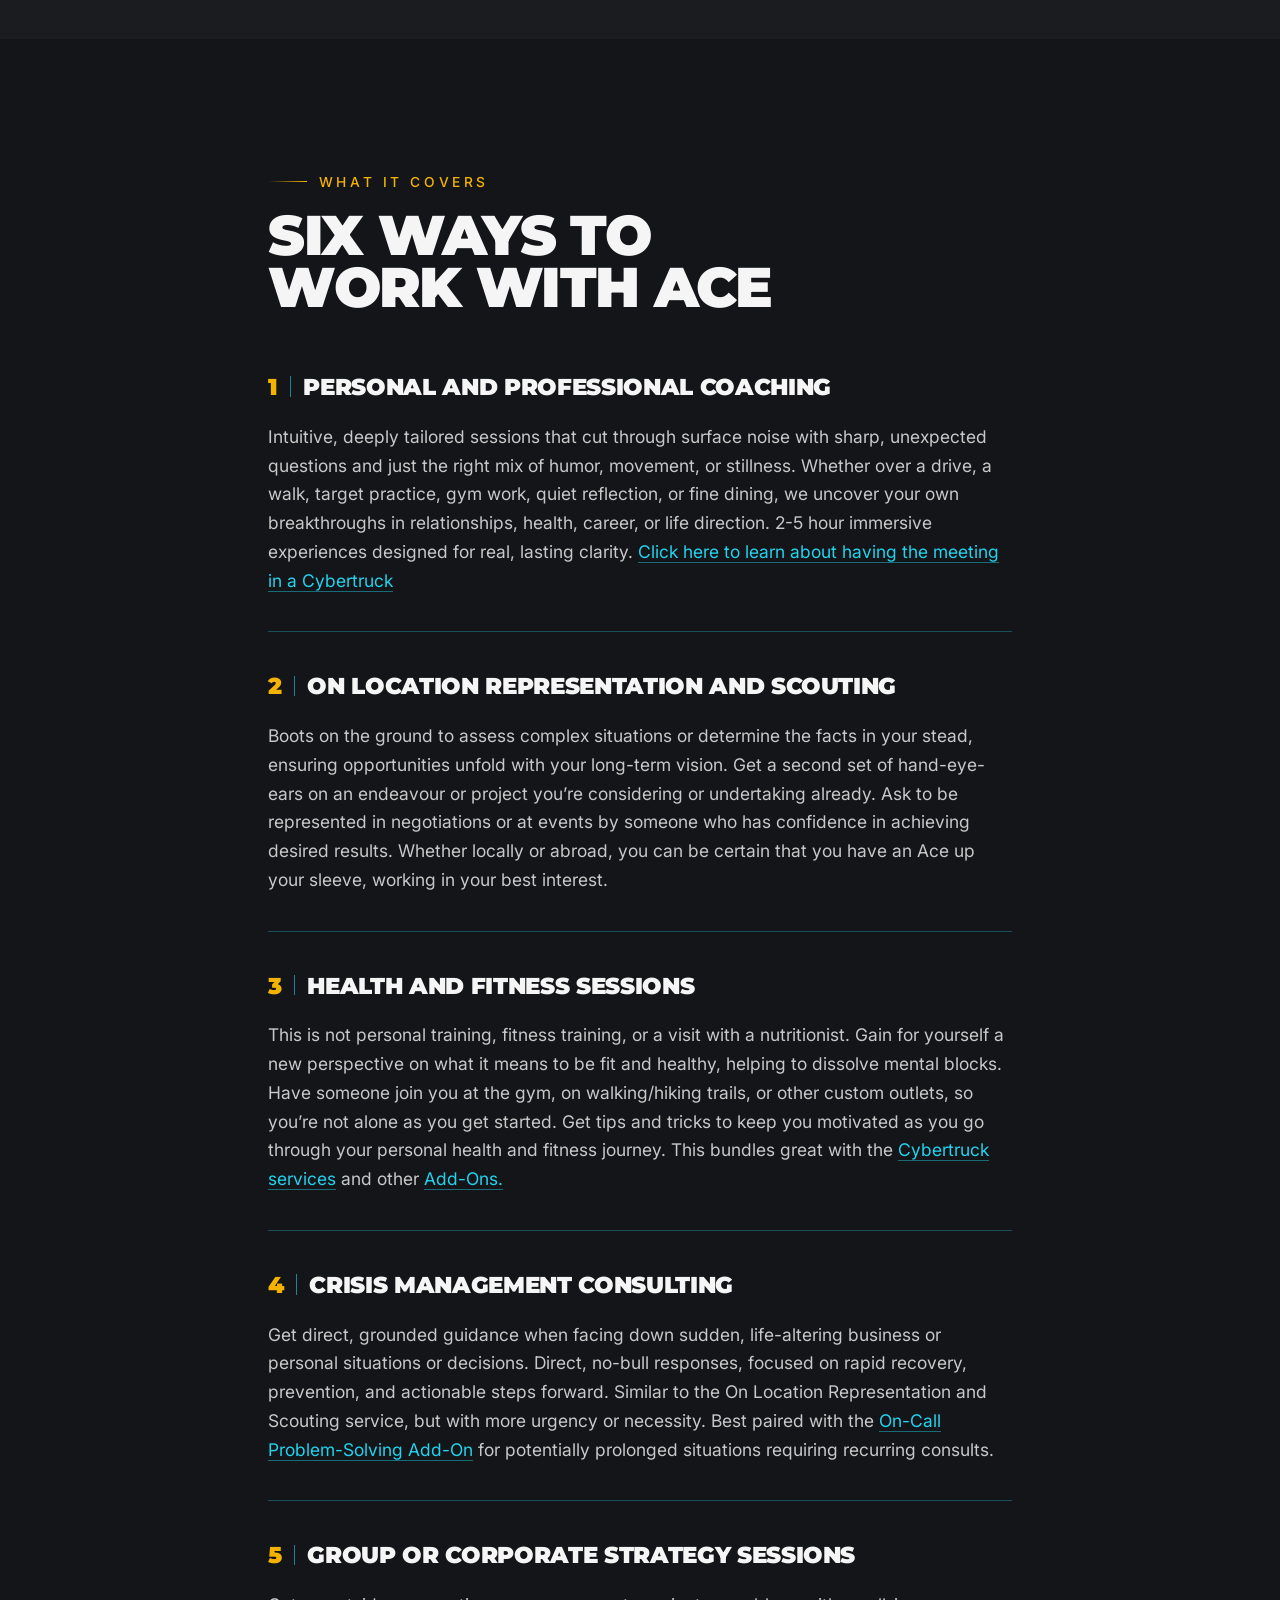
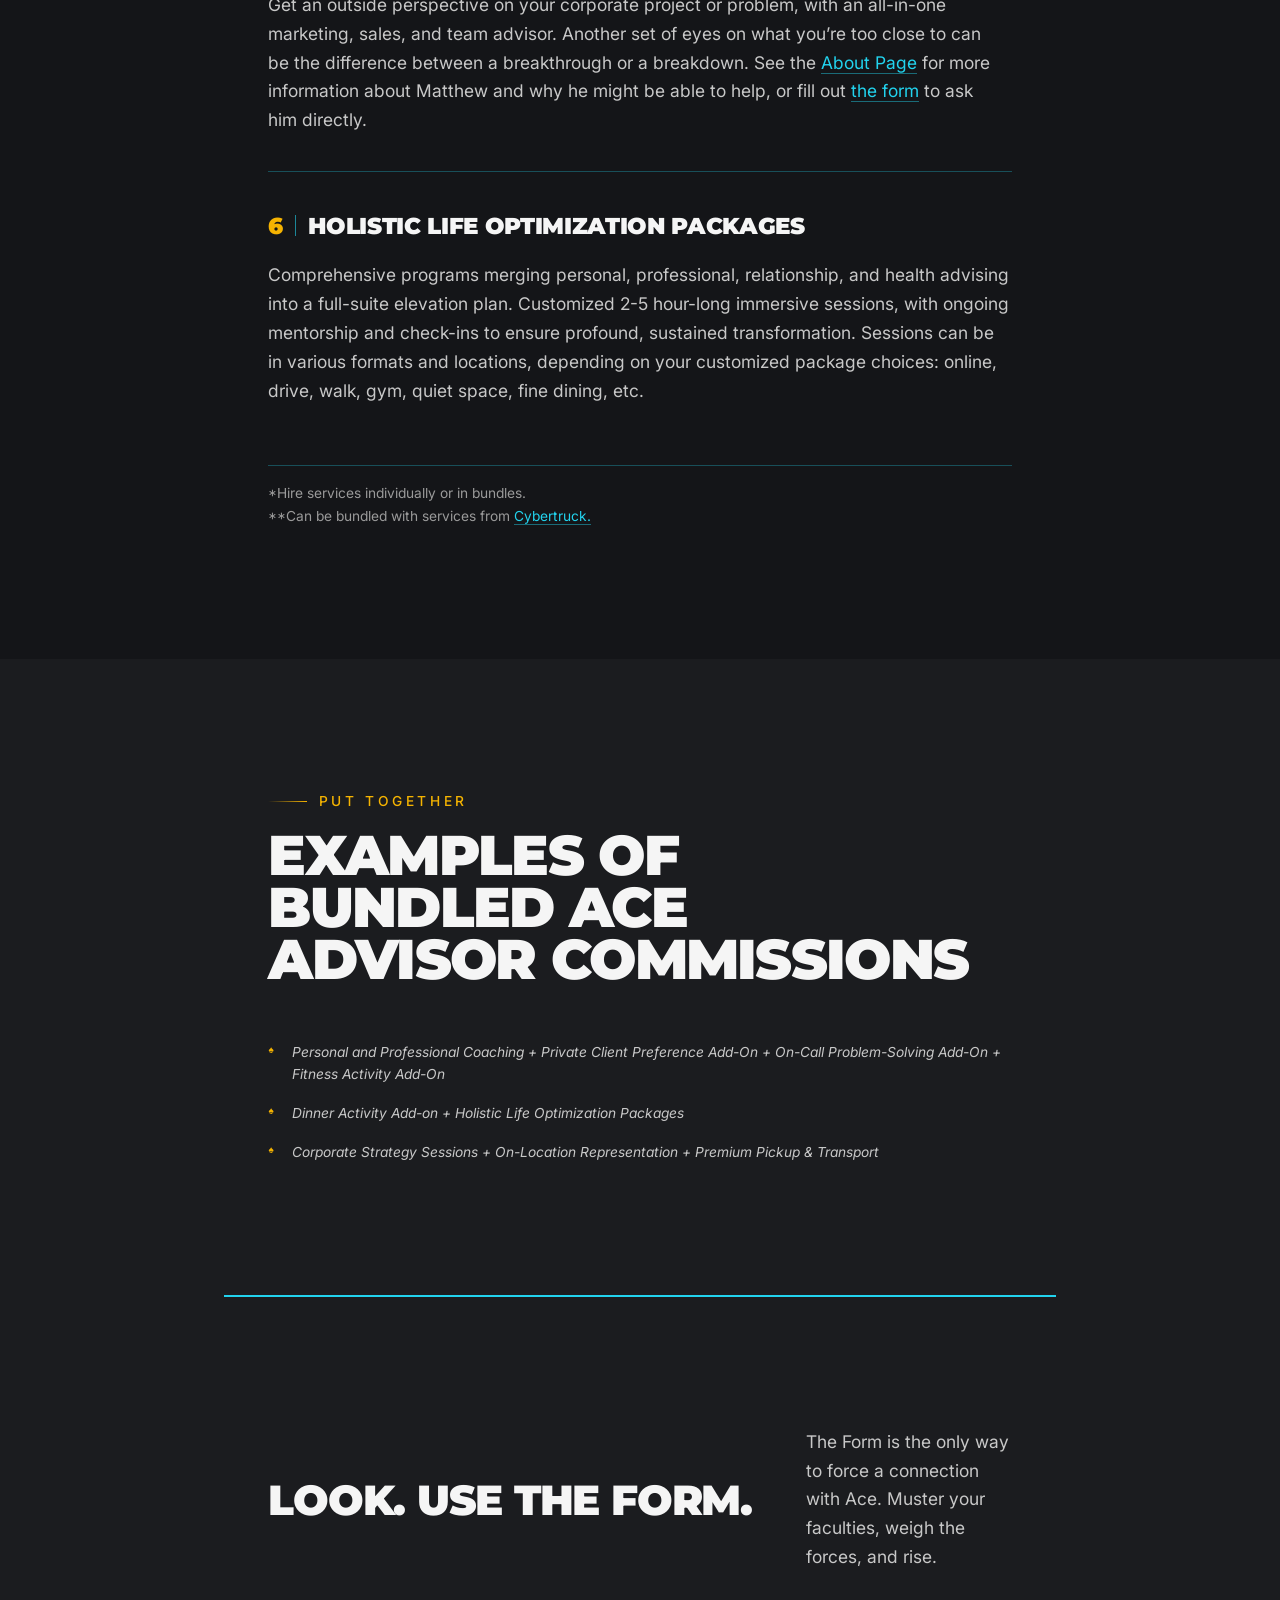
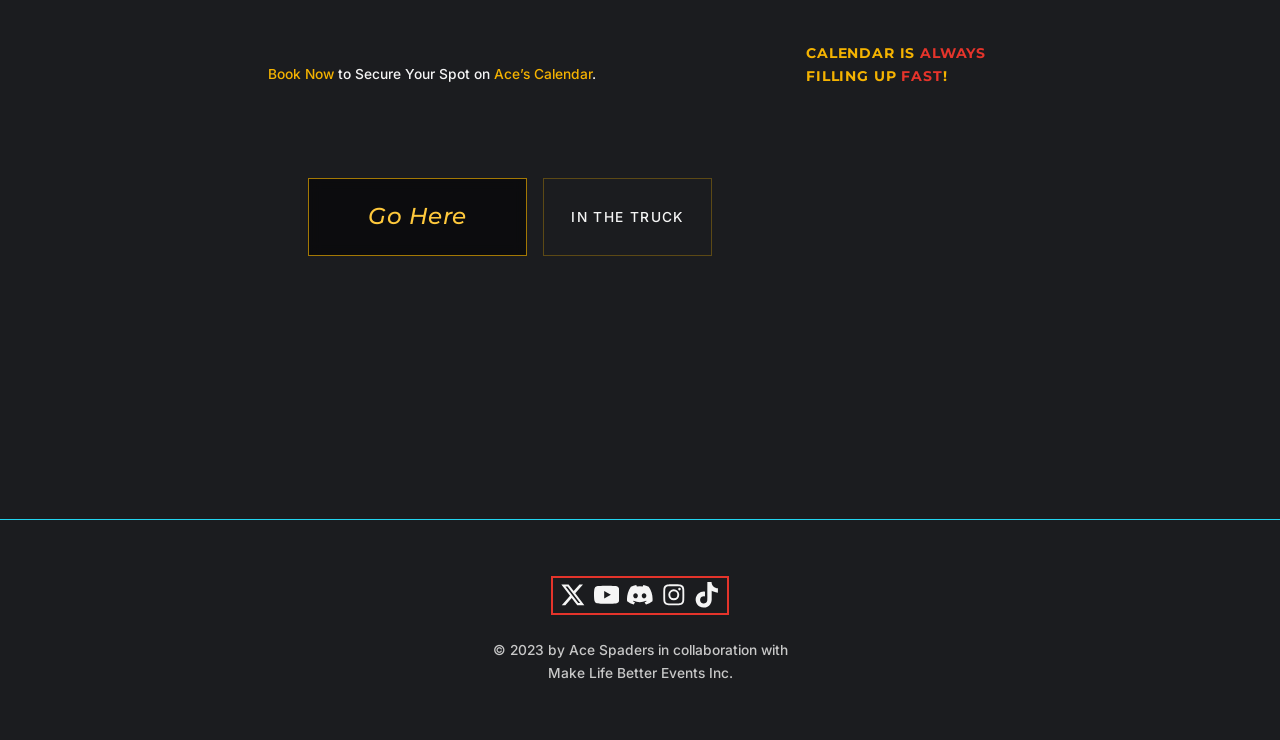
<file: ace-advisor.html>
<!DOCTYPE html>
<html lang="en">
<head>
<meta charset="utf-8">
<meta name="viewport" content="width=device-width, initial-scale=1">

<title>Ace Advisor | Ace Spaders</title>
<meta name="description" content="Ace Advisor: personal and professional coaching, on-location representation and scouting, health and fitness sessions, crisis management consulting, corporate strategy and holistic life optimization with Matthew Ferguson.">
<link rel="canonical" href="https://www.acespaders.com/ace-advisor">

<meta property="og:type" content="website">
<meta property="og:site_name" content="Ace Spaders">
<meta property="og:title" content="Ace Advisor | Ace Spaders">
<meta property="og:description" content="Coaching, representation and scouting, crisis management, corporate strategy and holistic life optimization. Genuine, lasting elevation.">
<meta property="og:url" content="https://www.acespaders.com/ace-advisor">
<meta property="og:image" content="https://www.acespaders.com/assets/img/og-advisor-1.jpg">
<meta property="og:image:width" content="1200">
<meta property="og:image:height" content="630">
<meta property="og:image:alt" content="Ace Advisor — coaching, representation, crisis management and holistic life optimization.">
<meta name="twitter:image" content="https://www.acespaders.com/assets/img/og-advisor-1.jpg">
<meta name="twitter:card" content="summary_large_image">
<meta name="theme-color" content="#1b1c1f">

<link rel="icon" href="data:image/svg+xml,%3Csvg xmlns='http://www.w3.org/2000/svg' viewBox='0 0 32 32'%3E%3Crect width='32' height='32' fill='%231b1c1f'/%3E%3Ctext x='16' y='25' font-size='24' text-anchor='middle' fill='%23f5b301'%3E%26%239824%3B%3C/text%3E%3C/svg%3E">

<link rel="preconnect" href="https://fonts.googleapis.com">
<link rel="preconnect" href="https://fonts.gstatic.com" crossorigin>
<link rel="stylesheet" href="https://fonts.googleapis.com/css2?family=Montserrat:wght@500;700;900&family=Inter:wght@400;500;600&display=swap">

<link rel="stylesheet" href="assets/css/tokens.css?v=17">
<link rel="stylesheet" href="assets/css/base.css?v=17">
<link rel="stylesheet" href="assets/css/layout.css?v=17">
<link rel="stylesheet" href="assets/css/components.css?v=17">
<link rel="stylesheet" href="assets/css/pages.css?v=17">

<script>document.documentElement.classList.add("js");</script>
<script src="assets/js/main.js?v=17" defer></script>
</head>

<body>
<a class="skip-link" href="#main">Skip to content</a>

<!-- ==================== HEADER ====================
     Identical to index.html except that the in-page anchors are prefixed with
     index.html so they still resolve from this page. -->
<!--#HEADER-->
<header class="header" data-header>
  <div class="shell header__inner">
    <a class="wordmark" href="index.html" aria-label="Ace Spaders, home">
      <span class="wordmark__spade" aria-hidden="true">&#9824;</span>
      <span>Ace Spaders</span>
    </a>

    <nav aria-label="Primary">
      <button class="nav__toggle" type="button" data-nav-toggle aria-expanded="false" aria-controls="primary-nav" aria-label="Open menu">
        <span></span><span></span>
      </button>

      <ul class="nav__list" id="primary-nav" data-nav-list>
        <li class="nav__item" style="--i:0"><a class="nav__link" href="index.html#home">Home</a></li>
        <li class="nav__item" style="--i:1"><a class="nav__link" href="index.html#work">Work</a></li>
        <li class="nav__item" style="--i:2"><a class="nav__link" href="index.html#about">About</a></li>
        <li class="nav__item" style="--i:3"><a class="nav__link" href="contact.html">Contact</a></li>
      </ul>
    </nav>

    <div class="socials">
          <a class="socials__link" href="https://x.com/AceSpaders" rel="me noopener" target="_blank" aria-label="X"><svg viewBox="0 0 24 24" aria-hidden="true"><path d="M18.244 2.25h3.308l-7.227 8.26 8.502 11.24H16.17l-5.214-6.817L4.99 21.75H1.68l7.73-8.835L1.254 2.25H8.08l4.713 6.231zm-1.161 17.52h1.833L7.084 4.126H5.117z"/></svg></a>
          <a class="socials__link" href="https://www.youtube.com/@acespaders" rel="me noopener" target="_blank" aria-label="YouTube"><svg viewBox="0 0 24 24" aria-hidden="true"><path d="M23.498 6.186a3.016 3.016 0 0 0-2.122-2.136C19.505 3.545 12 3.545 12 3.545s-7.505 0-9.377.505A3.017 3.017 0 0 0 .502 6.186C0 8.07 0 12 0 12s0 3.93.502 5.814a3.016 3.016 0 0 0 2.122 2.136c1.871.505 9.376.505 9.376.505s7.505 0 9.377-.505a3.015 3.015 0 0 0 2.122-2.136C24 15.93 24 12 24 12s0-3.93-.502-5.814zM9.545 15.568V8.432L15.818 12z"/></svg></a>
          <a class="socials__link" href="https://discord.com/invite/u34FzWjBfE" rel="me noopener" target="_blank" aria-label="Discord"><svg viewBox="0 0 24 24" aria-hidden="true"><path d="M20.317 4.37a19.79 19.79 0 0 0-4.885-1.515.074.074 0 0 0-.079.037c-.21.375-.444.864-.608 1.25a18.27 18.27 0 0 0-5.487 0 12.6 12.6 0 0 0-.617-1.25.077.077 0 0 0-.079-.037A19.74 19.74 0 0 0 3.677 4.37a.07.07 0 0 0-.032.027C.533 9.046-.32 13.58.099 18.057a.082.082 0 0 0 .031.057 19.9 19.9 0 0 0 5.993 3.03.078.078 0 0 0 .084-.028c.462-.63.874-1.295 1.226-1.994a.076.076 0 0 0-.041-.106 13.1 13.1 0 0 1-1.872-.892.077.077 0 0 1-.008-.128c.126-.094.252-.192.372-.291a.074.074 0 0 1 .077-.01c3.928 1.793 8.18 1.793 12.062 0a.074.074 0 0 1 .078.009c.12.099.246.198.373.292a.077.077 0 0 1-.006.127 12.3 12.3 0 0 1-1.873.891.077.077 0 0 0-.041.107c.36.698.772 1.362 1.225 1.993a.076.076 0 0 0 .084.028 19.84 19.84 0 0 0 6.002-3.03.077.077 0 0 0 .032-.054c.5-5.177-.838-9.674-3.549-13.66a.061.061 0 0 0-.031-.03zM8.02 15.331c-1.182 0-2.157-1.085-2.157-2.419 0-1.333.956-2.418 2.157-2.418 1.21 0 2.176 1.095 2.157 2.418 0 1.334-.956 2.419-2.157 2.419zm7.975 0c-1.183 0-2.157-1.085-2.157-2.419 0-1.333.955-2.418 2.157-2.418 1.21 0 2.176 1.095 2.157 2.418 0 1.334-.947 2.419-2.157 2.419z"/></svg></a>
          <a class="socials__link" href="https://www.instagram.com/acespaders/" rel="me noopener" target="_blank" aria-label="Instagram"><svg viewBox="0 0 24 24" aria-hidden="true"><path d="M12 2.163c3.204 0 3.584.012 4.85.07 1.366.062 2.633.336 3.608 1.311.975.975 1.249 2.242 1.311 3.608.058 1.266.07 1.646.07 4.85s-.012 3.584-.07 4.85c-.062 1.366-.336 2.633-1.311 3.608-.975.975-2.242 1.249-3.608 1.311-1.266.058-1.646.07-4.85.07s-3.584-.012-4.85-.07c-1.366-.062-2.633-.336-3.608-1.311-.975-.975-1.249-2.242-1.311-3.608C2.175 15.586 2.163 15.206 2.163 12s.012-3.584.07-4.85c.062-1.366.336-2.633 1.311-3.608.975-.975 2.242-1.249 3.608-1.311C8.416 2.175 8.796 2.163 12 2.163zm0 1.802c-3.148 0-3.503.012-4.74.068-1.017.047-1.79.22-2.428.858-.638.638-.811 1.411-.858 2.428-.056 1.237-.068 1.592-.068 4.74s.012 3.503.068 4.74c.047 1.017.22 1.79.858 2.428.638.638 1.411.811 2.428.858 1.237.056 1.592.068 4.74.068s3.503-.012 4.74-.068c1.017-.047 1.79-.22 2.428-.858.638-.638.811-1.411.858-2.428.056-1.237.068-1.592.068-4.74s-.012-3.503-.068-4.74c-.047-1.017-.22-1.79-.858-2.428-.638-.638-1.411-.811-2.428-.858-1.237-.056-1.592-.068-4.74-.068zM12 6.865a5.135 5.135 0 1 1 0 10.27 5.135 5.135 0 0 1 0-10.27zm0 8.468a3.333 3.333 0 1 0 0-6.666 3.333 3.333 0 0 0 0 6.666zm6.538-8.671a1.2 1.2 0 1 1-2.4 0 1.2 1.2 0 0 1 2.4 0z"/></svg></a>
          <a class="socials__link" href="https://www.tiktok.com/@ace.spaders" rel="me noopener" target="_blank" aria-label="TikTok"><svg viewBox="0 0 24 24" aria-hidden="true"><path d="M12.525.02c1.31-.02 2.61-.01 3.91-.02.08 1.53.63 3.09 1.75 4.17 1.12 1.11 2.7 1.62 4.24 1.79v4.03c-1.44-.05-2.89-.35-4.2-.97-.57-.26-1.1-.59-1.62-.93-.01 2.92.01 5.84-.02 8.75-.08 1.4-.54 2.79-1.35 3.94-1.31 1.92-3.58 3.17-5.91 3.21-1.43.08-2.86-.31-4.08-1.03-2.02-1.19-3.44-3.37-3.65-5.71-.02-.5-.03-1-.01-1.49.18-1.9 1.12-3.72 2.58-4.96 1.66-1.44 3.98-2.13 6.15-1.72.02 1.48-.04 2.96-.04 4.44-.99-.32-2.15-.23-3.02.37-.63.41-1.11 1.04-1.36 1.75-.21.51-.15 1.07-.14 1.61.24 1.64 1.82 3.02 3.5 2.87 1.12-.01 2.19-.66 2.77-1.61.19-.33.4-.67.41-1.06.1-1.79.06-3.57.07-5.36.01-4.03-.01-8.05.02-12.07z"/></svg></a>
        </div>
  </div>
</header>
<!--/#HEADER-->

<main class="page" id="main">

  <!-- ==================== MASTHEAD ====================
       Mirrors cybertruck.html exactly: back link, eyebrow, two-tone title,
       lede. Gold/teal wash here against the truck page's red/teal. -->
  <section class="masthead masthead--advisor">
    <div class="shell masthead__inner" data-reveal-group>
      <div class="masthead__text">
        <a class="masthead__back" href="index.html" data-reveal>
          <span class="masthead__back-arrow" aria-hidden="true">&larr;</span>
          Back
        </a>
        <p class="eyebrow" data-reveal>The Advisory</p>
        <h1 class="masthead__title">
          <span class="masthead__title-lead">Ace</span>
          <span class="masthead__title-accent">Advisor</span>
        </h1>
        <p class="masthead__lede" data-reveal>
          As the Ace Advisor, Matthew Ferguson (Ace Spaders) stands as your
          unmatched catalyst: a sharp, intuitive navigator who uncovers hidden
          paths through life&rsquo;s toughest terrains, drawing on hard-won wisdom
          to ignite clarity and momentum.
        </p>
      </div>

      <!-- PLACEHOLDER PHOTOGRAPH. Reusing the path-card image for now; swap
           the src when a proper advisory shot exists. -->
      <figure class="masthead__media masthead__media--frame" data-reveal>
        <img src="assets/img/path-advisor-1.jpg" alt=""
             width="800" height="800" decoding="async">
      </figure>
    </div>
  </section>

  <!-- ==================== THE PITCH ==================== -->
  <section class="section">
    <div class="shell shell--narrow">

      <header class="section-head section-head--center" data-reveal>
        <h2 class="rule-title">
          <span>Genuine</span>
          <span class="rule-title__mark" aria-hidden="true">&#9824;</span>
          <span>Elevation</span>
        </h2>
      </header>

      <div class="prose" data-reveal>
        <p>
          Offering piercing, insightful questions that spark self-discovery on
          personal hurdles, Matthew helps turn them into strategic blueprints
          for business pivots, team alignments, or venture leaps. Everything is
          crafted to unlock profound shifts with depth, adaptability, and unseen
          edge in your favour.
        </p>
        <p>
          Beyond keeping to your own appointment or mutually agreed payment
          option, you can expect: <strong>No rigid expectations. No superficial
          fixes.</strong> This is an advisory primed for genuine, lasting
          elevation.
        </p>
        <p class="prose__cross">
          <a href="cybertruck.html">Explore the other services listed</a> and
          build the exact experience you need in the
          <a href="contact.html">form below.</a>
        </p>
        <p>
          These services are perfect for people who understand the benefit of
          having the right person, at the right time, saying the right things.
        </p>
        <p><a href="contact.html">See here for a full list of services.</a></p>
      </div>
    </div>
  </section>

  <!-- ==================== WHAT IT COVERS ==================== -->
  <section class="section section--raised">
    <div class="shell shell--narrow">
      <header class="section-head" data-reveal>
        <p class="eyebrow">What it covers</p>
        <h2>Six ways to work with Ace</h2>
      </header>

      <div class="offer__list" data-reveal-group>
        <article class="offer-item" data-reveal>
          <header class="offer-item__head">
            <span class="offer-item__num" aria-hidden="true">1</span>
            <h3 class="offer-item__title">Personal and Professional Coaching</h3>
          </header>
          <div class="offer-item__body">
            <p>Intuitive, deeply tailored sessions that cut through surface noise
              with sharp, unexpected questions and just the right mix of humor,
              movement, or stillness. Whether over a drive, a walk, target
              practice, gym work, quiet reflection, or fine dining, we uncover
              your own breakthroughs in relationships, health, career, or life
              direction. 2-5 hour immersive experiences designed for real,
              lasting clarity.
              <a href="cybertruck.html">Click here to learn about having the meeting in a Cybertruck</a>
            </p>
          </div>
        </article>

        <article class="offer-item" data-reveal>
          <header class="offer-item__head">
            <span class="offer-item__num" aria-hidden="true">2</span>
            <h3 class="offer-item__title">On Location Representation and Scouting</h3>
          </header>
          <div class="offer-item__body">
            <p>Boots on the ground to assess complex situations or determine the
              facts in your stead, ensuring opportunities unfold with your
              long-term vision. Get a second set of hand-eye-ears on an
              endeavour or project you&rsquo;re considering or undertaking
              already. Ask to be represented in negotiations or at events by
              someone who has confidence in achieving desired results. Whether
              locally or abroad, you can be certain that you have an Ace up your
              sleeve, working in your best interest.
            </p>
          </div>
        </article>

        <article class="offer-item" data-reveal>
          <header class="offer-item__head">
            <span class="offer-item__num" aria-hidden="true">3</span>
            <h3 class="offer-item__title">Health and Fitness Sessions</h3>
          </header>
          <div class="offer-item__body">
            <p>This is not personal training, fitness training, or a visit with a
              nutritionist. Gain for yourself a new perspective on what it means
              to be fit and healthy, helping to dissolve mental blocks. Have
              someone join you at the gym, on walking/hiking trails, or other
              custom outlets, so you&rsquo;re not alone as you get started. Get
              tips and tricks to keep you motivated as you go through your
              personal health and fitness journey. This bundles great with the
              <a href="cybertruck.html">Cybertruck services</a> and other
              <a href="contact.html">Add-Ons.</a>
            </p>
          </div>
        </article>

        <article class="offer-item" data-reveal>
          <header class="offer-item__head">
            <span class="offer-item__num" aria-hidden="true">4</span>
            <h3 class="offer-item__title">Crisis Management Consulting</h3>
          </header>
          <div class="offer-item__body">
            <p>Get direct, grounded guidance when facing down sudden,
              life-altering business or personal situations or decisions.
              Direct, no-bull responses, focused on rapid recovery, prevention,
              and actionable steps forward. Similar to the On Location
              Representation and Scouting service, but with more urgency or
              necessity. Best paired with the
              <a href="contact.html">On-Call Problem-Solving Add-On</a> for
              potentially prolonged situations requiring recurring consults.
            </p>
          </div>
        </article>

        <article class="offer-item" data-reveal>
          <header class="offer-item__head">
            <span class="offer-item__num" aria-hidden="true">5</span>
            <h3 class="offer-item__title">Group or Corporate Strategy Sessions</h3>
          </header>
          <div class="offer-item__body">
            <p>Get an outside perspective on your corporate project or problem,
              with an all-in-one marketing, sales, and team advisor. Another set
              of eyes on what you&rsquo;re too close to can be the difference
              between a breakthrough or a breakdown. See the
              <a href="index.html#about">About Page</a> for more information
              about Matthew and why he might be able to help, or fill out
              <a href="contact.html">the form</a> to ask him directly.
            </p>
          </div>
        </article>

        <article class="offer-item" data-reveal>
          <header class="offer-item__head">
            <span class="offer-item__num" aria-hidden="true">6</span>
            <h3 class="offer-item__title">Holistic Life Optimization Packages</h3>
          </header>
          <div class="offer-item__body">
            <p>Comprehensive programs merging personal, professional,
              relationship, and health advising into a full-suite elevation
              plan. Customized 2-5 hour-long immersive sessions, with ongoing
              mentorship and check-ins to ensure profound, sustained
              transformation. Sessions can be in various formats and locations,
              depending on your customized package choices: online, drive, walk,
              gym, quiet space, fine dining, etc.
            </p>
          </div>
        </article>
      </div>

      <div class="offer__notes" data-reveal>
        <p class="offer__note">*Hire services individually or in bundles.</p>
        <p class="offer__note">
          **Can be bundled with services from
          <a href="cybertruck.html">Cybertruck.</a>
        </p>
      </div>
    </div>
  </section>

  <!-- ==================== BUNDLES ==================== -->
  <section class="section">
    <div class="shell shell--narrow">
      <header class="section-head" data-reveal>
        <p class="eyebrow">Put together</p>
        <h2>Examples of bundled Ace Advisor commissions</h2>
      </header>

      <div class="offer__examples" data-reveal>
        <ul>
          <li>
            Personal and Professional Coaching + Private Client Preference
            Add-On + On-Call Problem-Solving Add-On + Fitness Activity Add-On
          </li>
          <li>
            Dinner Activity Add-on + Holistic Life Optimization Packages
          </li>
          <li>
            Corporate Strategy Sessions + On-Location Representation + Premium
            Pickup &amp; Transport
          </li>
        </ul>
      </div>
    </div>
  </section>

  <!-- ==================== CTA ==================== -->
  <section class="section section--flush">
    <div class="shell shell--narrow use-form" data-reveal>
      <h2 class="use-form__title">Look. Use the Form.</h2>
      <p class="use-form__body">
        The Form is the only way to force a connection with Ace. Muster your
        faculties, weigh the forces, and rise.
      </p>

      <p class="offer__book">
        <a href="contact.html">Book Now</a> to Secure Your Spot on
        <a href="contact.html">Ace&rsquo;s Calendar</a>.
      </p>
      <p class="offer__calendar">
        Calendar is <a href="contact.html">always</a> filling up
        <a href="contact.html">fast</a>!
      </p>

      <div class="btn-row btn-row--center">
        <a class="pulse-btn" href="contact.html">Go Here</a>
        <a class="btn btn--ghost" href="cybertruck.html"><span>In The Truck</span></a>
      </div>
    </div>
  </section>

</main>

<!-- ==================== FOOTER ==================== -->
<!--#FOOTER-->
<footer class="footer-min">
  <div class="shell">
    <div class="footer-min__socials">
    <div class="socials">
          <a class="socials__link" href="https://x.com/AceSpaders" rel="me noopener" target="_blank" aria-label="X"><svg viewBox="0 0 24 24" aria-hidden="true"><path d="M18.244 2.25h3.308l-7.227 8.26 8.502 11.24H16.17l-5.214-6.817L4.99 21.75H1.68l7.73-8.835L1.254 2.25H8.08l4.713 6.231zm-1.161 17.52h1.833L7.084 4.126H5.117z"/></svg></a>
          <a class="socials__link" href="https://www.youtube.com/@acespaders" rel="me noopener" target="_blank" aria-label="YouTube"><svg viewBox="0 0 24 24" aria-hidden="true"><path d="M23.498 6.186a3.016 3.016 0 0 0-2.122-2.136C19.505 3.545 12 3.545 12 3.545s-7.505 0-9.377.505A3.017 3.017 0 0 0 .502 6.186C0 8.07 0 12 0 12s0 3.93.502 5.814a3.016 3.016 0 0 0 2.122 2.136c1.871.505 9.376.505 9.376.505s7.505 0 9.377-.505a3.015 3.015 0 0 0 2.122-2.136C24 15.93 24 12 24 12s0-3.93-.502-5.814zM9.545 15.568V8.432L15.818 12z"/></svg></a>
          <a class="socials__link" href="https://discord.com/invite/u34FzWjBfE" rel="me noopener" target="_blank" aria-label="Discord"><svg viewBox="0 0 24 24" aria-hidden="true"><path d="M20.317 4.37a19.79 19.79 0 0 0-4.885-1.515.074.074 0 0 0-.079.037c-.21.375-.444.864-.608 1.25a18.27 18.27 0 0 0-5.487 0 12.6 12.6 0 0 0-.617-1.25.077.077 0 0 0-.079-.037A19.74 19.74 0 0 0 3.677 4.37a.07.07 0 0 0-.032.027C.533 9.046-.32 13.58.099 18.057a.082.082 0 0 0 .031.057 19.9 19.9 0 0 0 5.993 3.03.078.078 0 0 0 .084-.028c.462-.63.874-1.295 1.226-1.994a.076.076 0 0 0-.041-.106 13.1 13.1 0 0 1-1.872-.892.077.077 0 0 1-.008-.128c.126-.094.252-.192.372-.291a.074.074 0 0 1 .077-.01c3.928 1.793 8.18 1.793 12.062 0a.074.074 0 0 1 .078.009c.12.099.246.198.373.292a.077.077 0 0 1-.006.127 12.3 12.3 0 0 1-1.873.891.077.077 0 0 0-.041.107c.36.698.772 1.362 1.225 1.993a.076.076 0 0 0 .084.028 19.84 19.84 0 0 0 6.002-3.03.077.077 0 0 0 .032-.054c.5-5.177-.838-9.674-3.549-13.66a.061.061 0 0 0-.031-.03zM8.02 15.331c-1.182 0-2.157-1.085-2.157-2.419 0-1.333.956-2.418 2.157-2.418 1.21 0 2.176 1.095 2.157 2.418 0 1.334-.956 2.419-2.157 2.419zm7.975 0c-1.183 0-2.157-1.085-2.157-2.419 0-1.333.955-2.418 2.157-2.418 1.21 0 2.176 1.095 2.157 2.418 0 1.334-.947 2.419-2.157 2.419z"/></svg></a>
          <a class="socials__link" href="https://www.instagram.com/acespaders/" rel="me noopener" target="_blank" aria-label="Instagram"><svg viewBox="0 0 24 24" aria-hidden="true"><path d="M12 2.163c3.204 0 3.584.012 4.85.07 1.366.062 2.633.336 3.608 1.311.975.975 1.249 2.242 1.311 3.608.058 1.266.07 1.646.07 4.85s-.012 3.584-.07 4.85c-.062 1.366-.336 2.633-1.311 3.608-.975.975-2.242 1.249-3.608 1.311-1.266.058-1.646.07-4.85.07s-3.584-.012-4.85-.07c-1.366-.062-2.633-.336-3.608-1.311-.975-.975-1.249-2.242-1.311-3.608C2.175 15.586 2.163 15.206 2.163 12s.012-3.584.07-4.85c.062-1.366.336-2.633 1.311-3.608.975-.975 2.242-1.249 3.608-1.311C8.416 2.175 8.796 2.163 12 2.163zm0 1.802c-3.148 0-3.503.012-4.74.068-1.017.047-1.79.22-2.428.858-.638.638-.811 1.411-.858 2.428-.056 1.237-.068 1.592-.068 4.74s.012 3.503.068 4.74c.047 1.017.22 1.79.858 2.428.638.638 1.411.811 2.428.858 1.237.056 1.592.068 4.74.068s3.503-.012 4.74-.068c1.017-.047 1.79-.22 2.428-.858.638-.638.811-1.411.858-2.428.056-1.237.068-1.592.068-4.74s-.012-3.503-.068-4.74c-.047-1.017-.22-1.79-.858-2.428-.638-.638-1.411-.811-2.428-.858-1.237-.056-1.592-.068-4.74-.068zM12 6.865a5.135 5.135 0 1 1 0 10.27 5.135 5.135 0 0 1 0-10.27zm0 8.468a3.333 3.333 0 1 0 0-6.666 3.333 3.333 0 0 0 0 6.666zm6.538-8.671a1.2 1.2 0 1 1-2.4 0 1.2 1.2 0 0 1 2.4 0z"/></svg></a>
          <a class="socials__link" href="https://www.tiktok.com/@ace.spaders" rel="me noopener" target="_blank" aria-label="TikTok"><svg viewBox="0 0 24 24" aria-hidden="true"><path d="M12.525.02c1.31-.02 2.61-.01 3.91-.02.08 1.53.63 3.09 1.75 4.17 1.12 1.11 2.7 1.62 4.24 1.79v4.03c-1.44-.05-2.89-.35-4.2-.97-.57-.26-1.1-.59-1.62-.93-.01 2.92.01 5.84-.02 8.75-.08 1.4-.54 2.79-1.35 3.94-1.31 1.92-3.58 3.17-5.91 3.21-1.43.08-2.86-.31-4.08-1.03-2.02-1.19-3.44-3.37-3.65-5.71-.02-.5-.03-1-.01-1.49.18-1.9 1.12-3.72 2.58-4.96 1.66-1.44 3.98-2.13 6.15-1.72.02 1.48-.04 2.96-.04 4.44-.99-.32-2.15-.23-3.02.37-.63.41-1.11 1.04-1.36 1.75-.21.51-.15 1.07-.14 1.61.24 1.64 1.82 3.02 3.5 2.87 1.12-.01 2.19-.66 2.77-1.61.19-.33.4-.67.41-1.06.1-1.79.06-3.57.07-5.36.01-4.03-.01-8.05.02-12.07z"/></svg></a>
        </div>
    </div>
    <p class="footer-min__credit">
      &copy; 2023 by Ace Spaders in collaboration with<br>
      Make Life Better Events Inc.
    </p>
  </div>
</footer>
<!--/#FOOTER-->

</body>
</html>
</file>
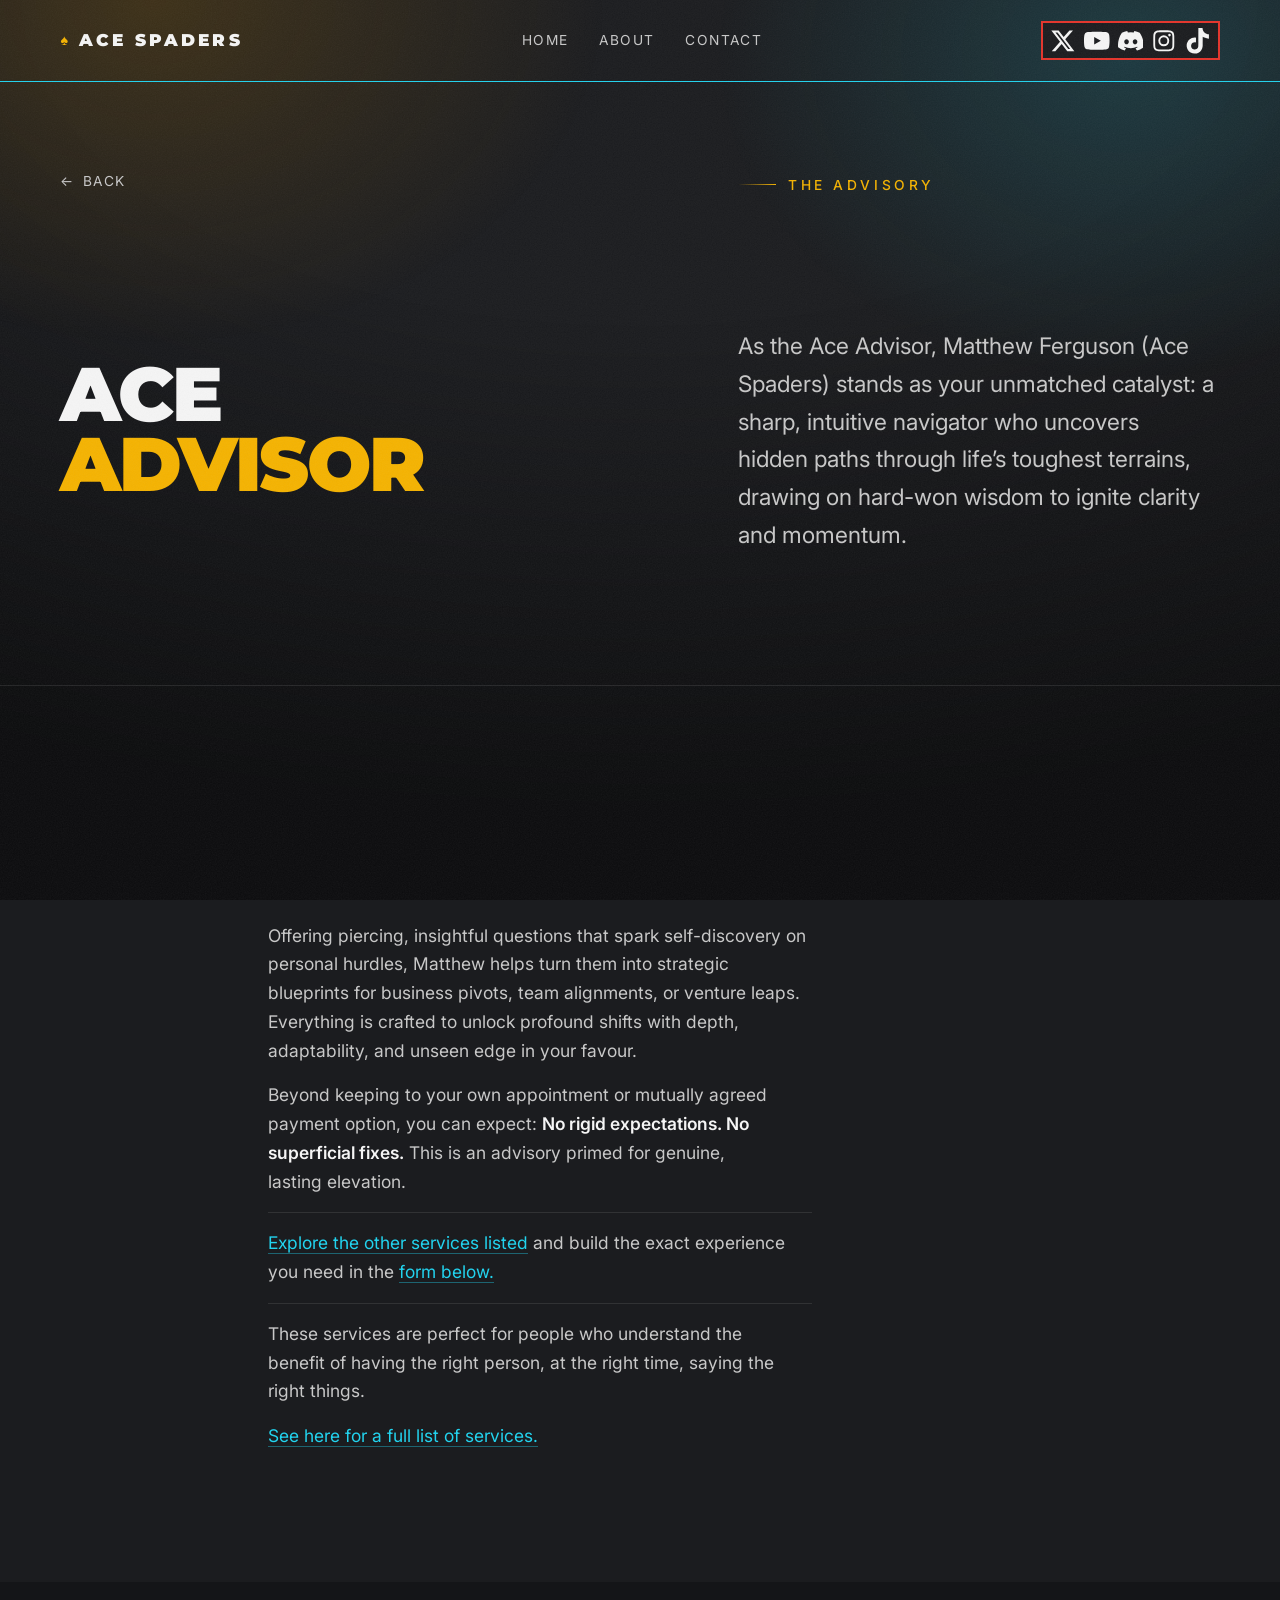
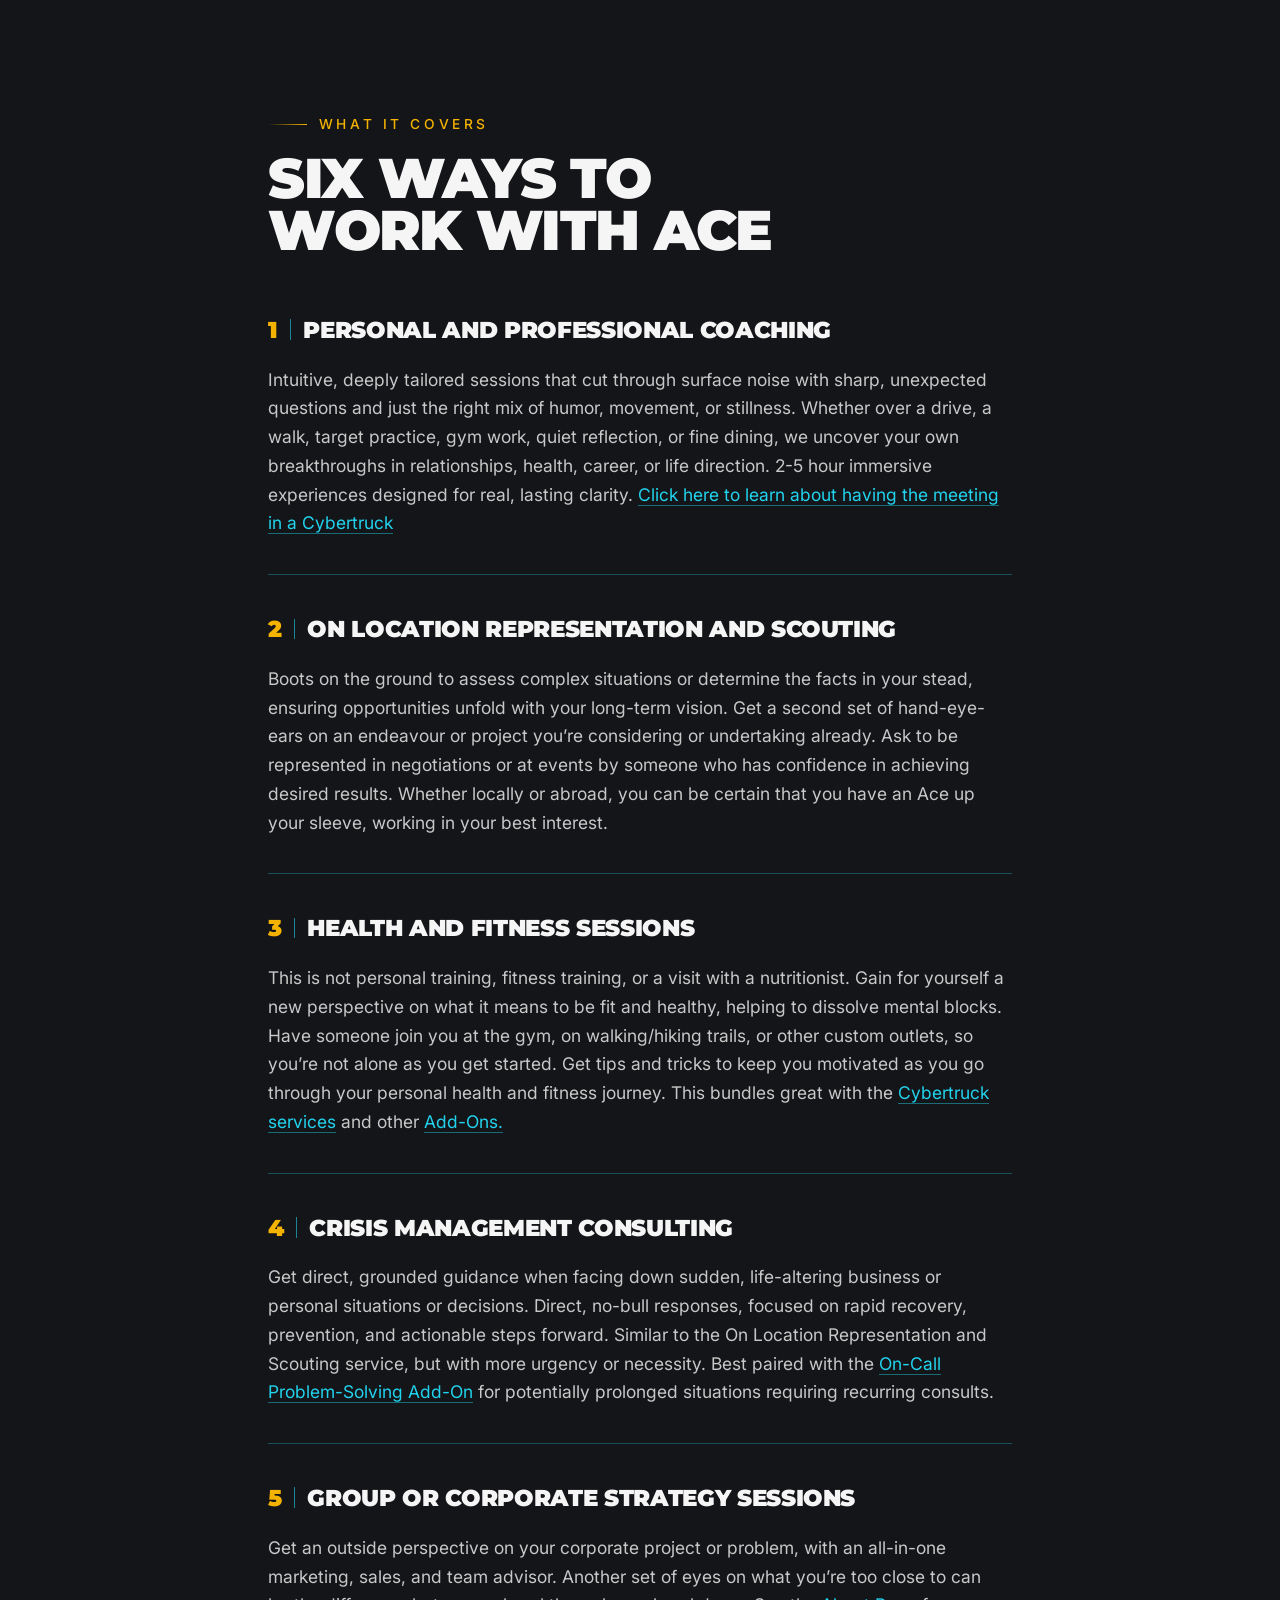
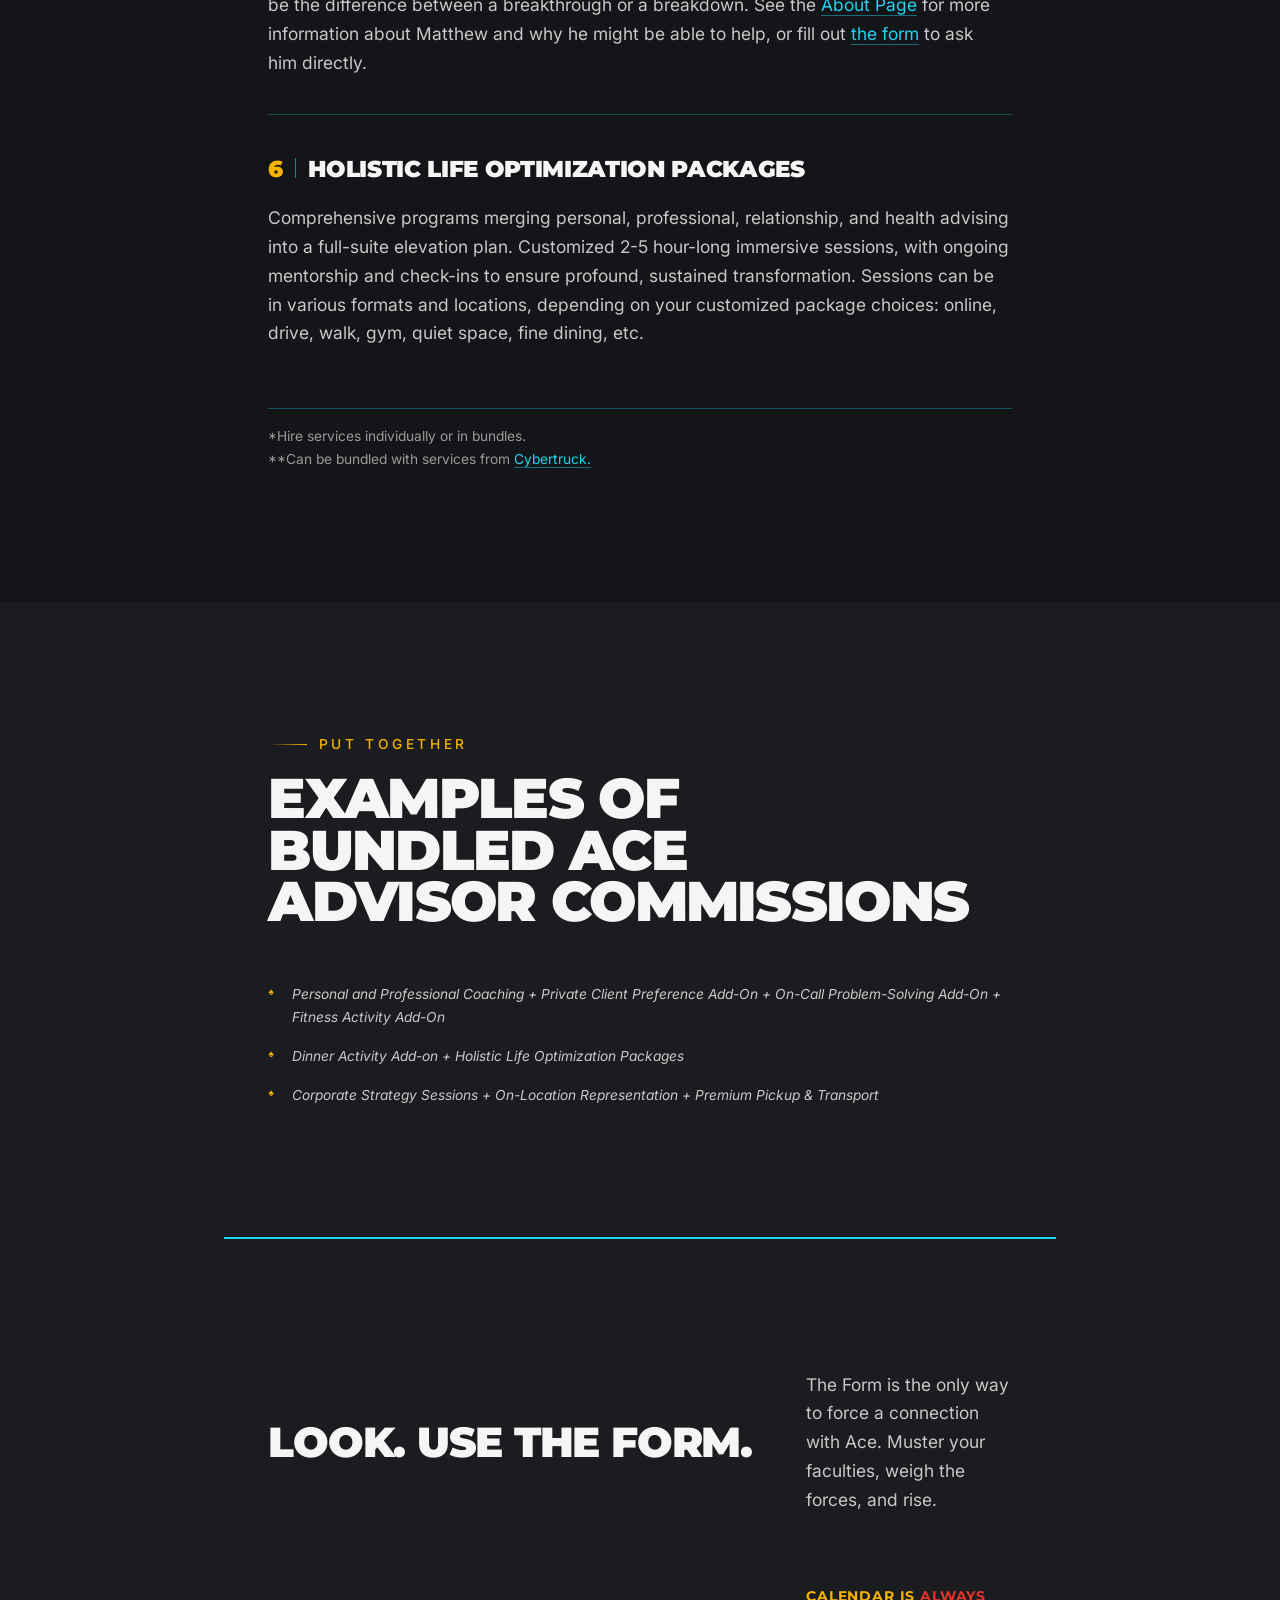
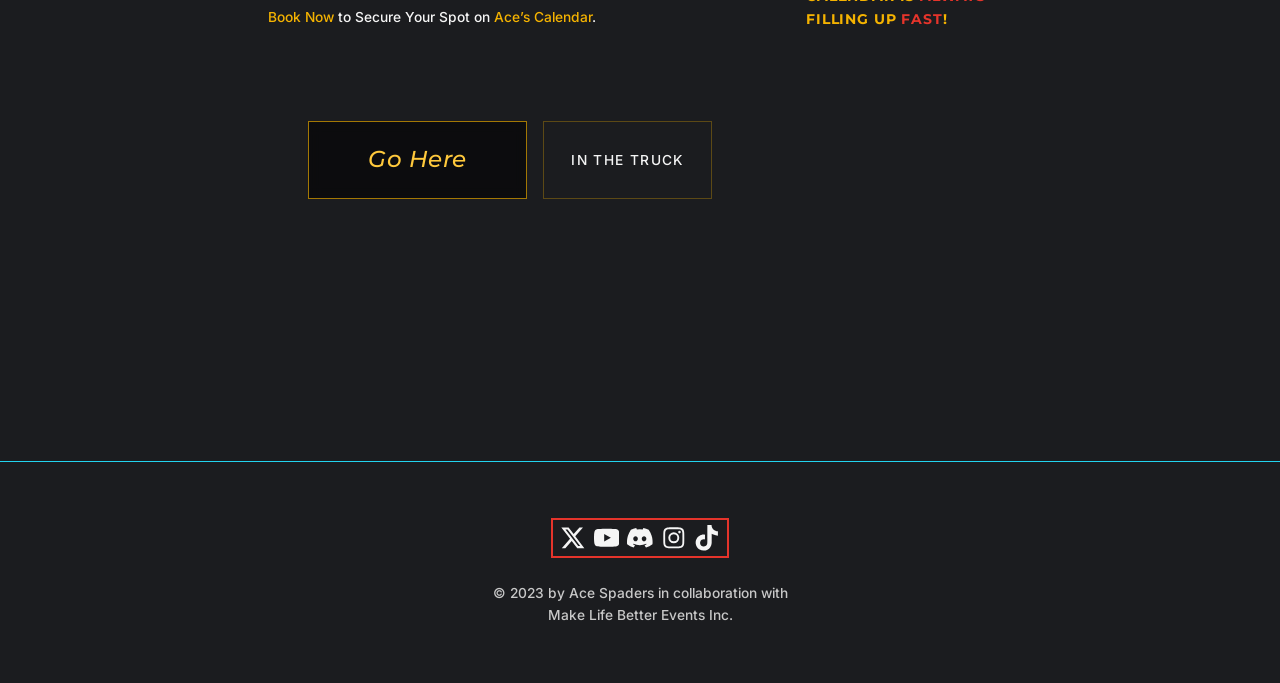
<file: aceadvisor (1).html>
<!DOCTYPE html>
<html lang="en">
<head>
<meta charset="utf-8">
<meta name="viewport" content="width=device-width, initial-scale=1">

<title>Ace Advisor | Ace Spaders</title>
<meta name="description" content="Ace Advisor: personal and professional coaching, on-location representation and scouting, health and fitness sessions, crisis management consulting, corporate strategy and holistic life optimization with Matthew Ferguson.">
<link rel="canonical" href="https://www.acespaders.com/ace-advisor">

<meta property="og:type" content="website">
<meta property="og:site_name" content="Ace Spaders">
<meta property="og:title" content="Ace Advisor | Ace Spaders">
<meta property="og:description" content="Coaching, representation and scouting, crisis management, corporate strategy and holistic life optimization. Genuine, lasting elevation.">
<meta property="og:url" content="https://www.acespaders.com/ace-advisor">
<meta name="twitter:card" content="summary_large_image">
<meta name="theme-color" content="#1b1c1f">

<link rel="icon" href="data:image/svg+xml,%3Csvg xmlns='http://www.w3.org/2000/svg' viewBox='0 0 32 32'%3E%3Crect width='32' height='32' fill='%231b1c1f'/%3E%3Ctext x='16' y='25' font-size='24' text-anchor='middle' fill='%23f5b301'%3E%26%239824%3B%3C/text%3E%3C/svg%3E">

<link rel="preconnect" href="https://fonts.googleapis.com">
<link rel="preconnect" href="https://fonts.gstatic.com" crossorigin>
<link rel="stylesheet" href="https://fonts.googleapis.com/css2?family=Montserrat:wght@500;700;900&family=Inter:wght@400;500;600&display=swap">

<link rel="stylesheet" href="assets/css/tokens.css?v=8">
<link rel="stylesheet" href="assets/css/base.css?v=8">
<link rel="stylesheet" href="assets/css/layout.css?v=8">
<link rel="stylesheet" href="assets/css/components.css?v=8">
<link rel="stylesheet" href="assets/css/pages.css?v=8">

<script>document.documentElement.classList.add("js");</script>
<script src="assets/js/main.js?v=8" defer></script>
</head>

<body>
<a class="skip-link" href="#main">Skip to content</a>

<!-- ==================== HEADER ====================
     Identical to index.html except that the in-page anchors are prefixed with
     index.html so they still resolve from this page. -->
<!--#HEADER-->
<header class="header" data-header>
  <div class="shell header__inner">
    <a class="wordmark" href="index.html" aria-label="Ace Spaders, home">
      <span class="wordmark__spade" aria-hidden="true">&#9824;</span>
      <span>Ace Spaders</span>
    </a>

    <nav aria-label="Primary">
      <button class="nav__toggle" type="button" data-nav-toggle aria-expanded="false" aria-controls="primary-nav" aria-label="Open menu">
        <span></span><span></span>
      </button>

      <ul class="nav__list" id="primary-nav" data-nav-list>
        <li class="nav__item" style="--i:0"><a class="nav__link" href="index.html#home">Home</a></li>
        <li class="nav__item" style="--i:1"><a class="nav__link" href="index.html#about">About</a></li>
        <li class="nav__item" style="--i:2"><a class="nav__link" href="contact.html">Contact</a></li>
      </ul>
    </nav>

    <div class="socials">
          <a class="socials__link" href="https://x.com/AceSpaders" rel="me noopener" target="_blank" aria-label="X"><svg viewBox="0 0 24 24" aria-hidden="true"><path d="M18.244 2.25h3.308l-7.227 8.26 8.502 11.24H16.17l-5.214-6.817L4.99 21.75H1.68l7.73-8.835L1.254 2.25H8.08l4.713 6.231zm-1.161 17.52h1.833L7.084 4.126H5.117z"/></svg></a>
          <a class="socials__link" href="https://www.youtube.com/@acespaders" rel="me noopener" target="_blank" aria-label="YouTube"><svg viewBox="0 0 24 24" aria-hidden="true"><path d="M23.498 6.186a3.016 3.016 0 0 0-2.122-2.136C19.505 3.545 12 3.545 12 3.545s-7.505 0-9.377.505A3.017 3.017 0 0 0 .502 6.186C0 8.07 0 12 0 12s0 3.93.502 5.814a3.016 3.016 0 0 0 2.122 2.136c1.871.505 9.376.505 9.376.505s7.505 0 9.377-.505a3.015 3.015 0 0 0 2.122-2.136C24 15.93 24 12 24 12s0-3.93-.502-5.814zM9.545 15.568V8.432L15.818 12z"/></svg></a>
          <a class="socials__link" href="https://discord.com/invite/u34FzWjBfE" rel="me noopener" target="_blank" aria-label="Discord"><svg viewBox="0 0 24 24" aria-hidden="true"><path d="M20.317 4.37a19.79 19.79 0 0 0-4.885-1.515.074.074 0 0 0-.079.037c-.21.375-.444.864-.608 1.25a18.27 18.27 0 0 0-5.487 0 12.6 12.6 0 0 0-.617-1.25.077.077 0 0 0-.079-.037A19.74 19.74 0 0 0 3.677 4.37a.07.07 0 0 0-.032.027C.533 9.046-.32 13.58.099 18.057a.082.082 0 0 0 .031.057 19.9 19.9 0 0 0 5.993 3.03.078.078 0 0 0 .084-.028c.462-.63.874-1.295 1.226-1.994a.076.076 0 0 0-.041-.106 13.1 13.1 0 0 1-1.872-.892.077.077 0 0 1-.008-.128c.126-.094.252-.192.372-.291a.074.074 0 0 1 .077-.01c3.928 1.793 8.18 1.793 12.062 0a.074.074 0 0 1 .078.009c.12.099.246.198.373.292a.077.077 0 0 1-.006.127 12.3 12.3 0 0 1-1.873.891.077.077 0 0 0-.041.107c.36.698.772 1.362 1.225 1.993a.076.076 0 0 0 .084.028 19.84 19.84 0 0 0 6.002-3.03.077.077 0 0 0 .032-.054c.5-5.177-.838-9.674-3.549-13.66a.061.061 0 0 0-.031-.03zM8.02 15.331c-1.182 0-2.157-1.085-2.157-2.419 0-1.333.956-2.418 2.157-2.418 1.21 0 2.176 1.095 2.157 2.418 0 1.334-.956 2.419-2.157 2.419zm7.975 0c-1.183 0-2.157-1.085-2.157-2.419 0-1.333.955-2.418 2.157-2.418 1.21 0 2.176 1.095 2.157 2.418 0 1.334-.947 2.419-2.157 2.419z"/></svg></a>
          <a class="socials__link" href="https://www.instagram.com/acespaders/" rel="me noopener" target="_blank" aria-label="Instagram"><svg viewBox="0 0 24 24" aria-hidden="true"><path d="M12 2.163c3.204 0 3.584.012 4.85.07 1.366.062 2.633.336 3.608 1.311.975.975 1.249 2.242 1.311 3.608.058 1.266.07 1.646.07 4.85s-.012 3.584-.07 4.85c-.062 1.366-.336 2.633-1.311 3.608-.975.975-2.242 1.249-3.608 1.311-1.266.058-1.646.07-4.85.07s-3.584-.012-4.85-.07c-1.366-.062-2.633-.336-3.608-1.311-.975-.975-1.249-2.242-1.311-3.608C2.175 15.586 2.163 15.206 2.163 12s.012-3.584.07-4.85c.062-1.366.336-2.633 1.311-3.608.975-.975 2.242-1.249 3.608-1.311C8.416 2.175 8.796 2.163 12 2.163zm0 1.802c-3.148 0-3.503.012-4.74.068-1.017.047-1.79.22-2.428.858-.638.638-.811 1.411-.858 2.428-.056 1.237-.068 1.592-.068 4.74s.012 3.503.068 4.74c.047 1.017.22 1.79.858 2.428.638.638 1.411.811 2.428.858 1.237.056 1.592.068 4.74.068s3.503-.012 4.74-.068c1.017-.047 1.79-.22 2.428-.858.638-.638.811-1.411.858-2.428.056-1.237.068-1.592.068-4.74s-.012-3.503-.068-4.74c-.047-1.017-.22-1.79-.858-2.428-.638-.638-1.411-.811-2.428-.858-1.237-.056-1.592-.068-4.74-.068zM12 6.865a5.135 5.135 0 1 1 0 10.27 5.135 5.135 0 0 1 0-10.27zm0 8.468a3.333 3.333 0 1 0 0-6.666 3.333 3.333 0 0 0 0 6.666zm6.538-8.671a1.2 1.2 0 1 1-2.4 0 1.2 1.2 0 0 1 2.4 0z"/></svg></a>
          <a class="socials__link" href="https://www.tiktok.com/@ace.spaders" rel="me noopener" target="_blank" aria-label="TikTok"><svg viewBox="0 0 24 24" aria-hidden="true"><path d="M12.525.02c1.31-.02 2.61-.01 3.91-.02.08 1.53.63 3.09 1.75 4.17 1.12 1.11 2.7 1.62 4.24 1.79v4.03c-1.44-.05-2.89-.35-4.2-.97-.57-.26-1.1-.59-1.62-.93-.01 2.92.01 5.84-.02 8.75-.08 1.4-.54 2.79-1.35 3.94-1.31 1.92-3.58 3.17-5.91 3.21-1.43.08-2.86-.31-4.08-1.03-2.02-1.19-3.44-3.37-3.65-5.71-.02-.5-.03-1-.01-1.49.18-1.9 1.12-3.72 2.58-4.96 1.66-1.44 3.98-2.13 6.15-1.72.02 1.48-.04 2.96-.04 4.44-.99-.32-2.15-.23-3.02.37-.63.41-1.11 1.04-1.36 1.75-.21.51-.15 1.07-.14 1.61.24 1.64 1.82 3.02 3.5 2.87 1.12-.01 2.19-.66 2.77-1.61.19-.33.4-.67.41-1.06.1-1.79.06-3.57.07-5.36.01-4.03-.01-8.05.02-12.07z"/></svg></a>
        </div>
  </div>
</header>
<!--/#HEADER-->

<main class="page" id="main">

  <!-- ==================== MASTHEAD ====================
       Mirrors cybertruck.html exactly: back link, eyebrow, two-tone title,
       lede. Gold/teal wash here against the truck page's red/teal. -->
  <section class="masthead masthead--advisor">
    <div class="shell masthead__inner" data-reveal-group>
      <a class="masthead__back" href="index.html" data-reveal>
        <span class="masthead__back-arrow" aria-hidden="true">&larr;</span>
        Back
      </a>
      <p class="eyebrow" data-reveal>The Advisory</p>
      <h1 class="masthead__title">
        <span class="masthead__title-lead">Ace</span>
        <span class="masthead__title-accent">Advisor</span>
      </h1>
      <p class="masthead__lede" data-reveal>
        As the Ace Advisor, Matthew Ferguson (Ace Spaders) stands as your
        unmatched catalyst: a sharp, intuitive navigator who uncovers hidden
        paths through life&rsquo;s toughest terrains, drawing on hard-won wisdom
        to ignite clarity and momentum.
      </p>
    </div>
  </section>

  <!-- ==================== THE PITCH ==================== -->
  <section class="section">
    <div class="shell shell--narrow">

      <header class="section-head section-head--center" data-reveal>
        <h2 class="rule-title">
          <span>Genuine</span>
          <span class="rule-title__mark" aria-hidden="true">&#9824;</span>
          <span>Elevation</span>
        </h2>
      </header>

      <div class="prose" data-reveal>
        <p>
          Offering piercing, insightful questions that spark self-discovery on
          personal hurdles, Matthew helps turn them into strategic blueprints
          for business pivots, team alignments, or venture leaps. Everything is
          crafted to unlock profound shifts with depth, adaptability, and unseen
          edge in your favour.
        </p>
        <p>
          Beyond keeping to your own appointment or mutually agreed payment
          option, you can expect: <strong>No rigid expectations. No superficial
          fixes.</strong> This is an advisory primed for genuine, lasting
          elevation.
        </p>
        <p class="prose__cross">
          <a href="cybertruck.html">Explore the other services listed</a> and
          build the exact experience you need in the
          <a href="contact.html">form below.</a>
        </p>
        <p>
          These services are perfect for people who understand the benefit of
          having the right person, at the right time, saying the right things.
        </p>
        <p><a href="contact.html">See here for a full list of services.</a></p>
      </div>
    </div>
  </section>

  <!-- ==================== WHAT IT COVERS ==================== -->
  <section class="section section--raised">
    <div class="shell shell--narrow">
      <header class="section-head" data-reveal>
        <p class="eyebrow">What it covers</p>
        <h2>Six ways to work with Ace</h2>
      </header>

      <div class="offer__list" data-reveal-group>
        <article class="offer-item" data-reveal>
          <header class="offer-item__head">
            <span class="offer-item__num" aria-hidden="true">1</span>
            <h3 class="offer-item__title">Personal and Professional Coaching</h3>
          </header>
          <div class="offer-item__body">
            <p>Intuitive, deeply tailored sessions that cut through surface noise
              with sharp, unexpected questions and just the right mix of humor,
              movement, or stillness. Whether over a drive, a walk, target
              practice, gym work, quiet reflection, or fine dining, we uncover
              your own breakthroughs in relationships, health, career, or life
              direction. 2-5 hour immersive experiences designed for real,
              lasting clarity.
              <a href="cybertruck.html">Click here to learn about having the meeting in a Cybertruck</a>
            </p>
          </div>
        </article>

        <article class="offer-item" data-reveal>
          <header class="offer-item__head">
            <span class="offer-item__num" aria-hidden="true">2</span>
            <h3 class="offer-item__title">On Location Representation and Scouting</h3>
          </header>
          <div class="offer-item__body">
            <p>Boots on the ground to assess complex situations or determine the
              facts in your stead, ensuring opportunities unfold with your
              long-term vision. Get a second set of hand-eye-ears on an
              endeavour or project you&rsquo;re considering or undertaking
              already. Ask to be represented in negotiations or at events by
              someone who has confidence in achieving desired results. Whether
              locally or abroad, you can be certain that you have an Ace up your
              sleeve, working in your best interest.
            </p>
          </div>
        </article>

        <article class="offer-item" data-reveal>
          <header class="offer-item__head">
            <span class="offer-item__num" aria-hidden="true">3</span>
            <h3 class="offer-item__title">Health and Fitness Sessions</h3>
          </header>
          <div class="offer-item__body">
            <p>This is not personal training, fitness training, or a visit with a
              nutritionist. Gain for yourself a new perspective on what it means
              to be fit and healthy, helping to dissolve mental blocks. Have
              someone join you at the gym, on walking/hiking trails, or other
              custom outlets, so you&rsquo;re not alone as you get started. Get
              tips and tricks to keep you motivated as you go through your
              personal health and fitness journey. This bundles great with the
              <a href="cybertruck.html">Cybertruck services</a> and other
              <a href="contact.html">Add-Ons.</a>
            </p>
          </div>
        </article>

        <article class="offer-item" data-reveal>
          <header class="offer-item__head">
            <span class="offer-item__num" aria-hidden="true">4</span>
            <h3 class="offer-item__title">Crisis Management Consulting</h3>
          </header>
          <div class="offer-item__body">
            <p>Get direct, grounded guidance when facing down sudden,
              life-altering business or personal situations or decisions.
              Direct, no-bull responses, focused on rapid recovery, prevention,
              and actionable steps forward. Similar to the On Location
              Representation and Scouting service, but with more urgency or
              necessity. Best paired with the
              <a href="contact.html">On-Call Problem-Solving Add-On</a> for
              potentially prolonged situations requiring recurring consults.
            </p>
          </div>
        </article>

        <article class="offer-item" data-reveal>
          <header class="offer-item__head">
            <span class="offer-item__num" aria-hidden="true">5</span>
            <h3 class="offer-item__title">Group or Corporate Strategy Sessions</h3>
          </header>
          <div class="offer-item__body">
            <p>Get an outside perspective on your corporate project or problem,
              with an all-in-one marketing, sales, and team advisor. Another set
              of eyes on what you&rsquo;re too close to can be the difference
              between a breakthrough or a breakdown. See the
              <a href="index.html#about">About Page</a> for more information
              about Matthew and why he might be able to help, or fill out
              <a href="contact.html">the form</a> to ask him directly.
            </p>
          </div>
        </article>

        <article class="offer-item" data-reveal>
          <header class="offer-item__head">
            <span class="offer-item__num" aria-hidden="true">6</span>
            <h3 class="offer-item__title">Holistic Life Optimization Packages</h3>
          </header>
          <div class="offer-item__body">
            <p>Comprehensive programs merging personal, professional,
              relationship, and health advising into a full-suite elevation
              plan. Customized 2-5 hour-long immersive sessions, with ongoing
              mentorship and check-ins to ensure profound, sustained
              transformation. Sessions can be in various formats and locations,
              depending on your customized package choices: online, drive, walk,
              gym, quiet space, fine dining, etc.
            </p>
          </div>
        </article>
      </div>

      <div class="offer__notes" data-reveal>
        <p class="offer__note">*Hire services individually or in bundles.</p>
        <p class="offer__note">
          **Can be bundled with services from
          <a href="cybertruck.html">Cybertruck.</a>
        </p>
      </div>
    </div>
  </section>

  <!-- ==================== BUNDLES ==================== -->
  <section class="section">
    <div class="shell shell--narrow">
      <header class="section-head" data-reveal>
        <p class="eyebrow">Put together</p>
        <h2>Examples of bundled Ace Advisor commissions</h2>
      </header>

      <div class="offer__examples" data-reveal>
        <ul>
          <li>
            Personal and Professional Coaching + Private Client Preference
            Add-On + On-Call Problem-Solving Add-On + Fitness Activity Add-On
          </li>
          <li>
            Dinner Activity Add-on + Holistic Life Optimization Packages
          </li>
          <li>
            Corporate Strategy Sessions + On-Location Representation + Premium
            Pickup &amp; Transport
          </li>
        </ul>
      </div>
    </div>
  </section>

  <!-- ==================== CTA ==================== -->
  <section class="section section--flush">
    <div class="shell shell--narrow use-form" data-reveal>
      <h2 class="use-form__title">Look. Use the Form.</h2>
      <p class="use-form__body">
        The Form is the only way to force a connection with Ace. Muster your
        faculties, weigh the forces, and rise.
      </p>

      <p class="offer__book">
        <a href="contact.html">Book Now</a> to Secure Your Spot on
        <a href="contact.html">Ace&rsquo;s Calendar</a>.
      </p>
      <p class="offer__calendar">
        Calendar is <a href="contact.html">always</a> filling up
        <a href="contact.html">fast</a>!
      </p>

      <div class="btn-row btn-row--center">
        <a class="pulse-btn" href="contact.html">Go Here</a>
        <a class="btn btn--ghost" href="cybertruck.html"><span>In The Truck</span></a>
      </div>
    </div>
  </section>

</main>

<!-- ==================== FOOTER ==================== -->
<!--#FOOTER-->
<footer class="footer-min">
  <div class="shell">
    <div class="footer-min__socials">
    <div class="socials">
          <a class="socials__link" href="https://x.com/AceSpaders" rel="me noopener" target="_blank" aria-label="X"><svg viewBox="0 0 24 24" aria-hidden="true"><path d="M18.244 2.25h3.308l-7.227 8.26 8.502 11.24H16.17l-5.214-6.817L4.99 21.75H1.68l7.73-8.835L1.254 2.25H8.08l4.713 6.231zm-1.161 17.52h1.833L7.084 4.126H5.117z"/></svg></a>
          <a class="socials__link" href="https://www.youtube.com/@acespaders" rel="me noopener" target="_blank" aria-label="YouTube"><svg viewBox="0 0 24 24" aria-hidden="true"><path d="M23.498 6.186a3.016 3.016 0 0 0-2.122-2.136C19.505 3.545 12 3.545 12 3.545s-7.505 0-9.377.505A3.017 3.017 0 0 0 .502 6.186C0 8.07 0 12 0 12s0 3.93.502 5.814a3.016 3.016 0 0 0 2.122 2.136c1.871.505 9.376.505 9.376.505s7.505 0 9.377-.505a3.015 3.015 0 0 0 2.122-2.136C24 15.93 24 12 24 12s0-3.93-.502-5.814zM9.545 15.568V8.432L15.818 12z"/></svg></a>
          <a class="socials__link" href="https://discord.com/invite/u34FzWjBfE" rel="me noopener" target="_blank" aria-label="Discord"><svg viewBox="0 0 24 24" aria-hidden="true"><path d="M20.317 4.37a19.79 19.79 0 0 0-4.885-1.515.074.074 0 0 0-.079.037c-.21.375-.444.864-.608 1.25a18.27 18.27 0 0 0-5.487 0 12.6 12.6 0 0 0-.617-1.25.077.077 0 0 0-.079-.037A19.74 19.74 0 0 0 3.677 4.37a.07.07 0 0 0-.032.027C.533 9.046-.32 13.58.099 18.057a.082.082 0 0 0 .031.057 19.9 19.9 0 0 0 5.993 3.03.078.078 0 0 0 .084-.028c.462-.63.874-1.295 1.226-1.994a.076.076 0 0 0-.041-.106 13.1 13.1 0 0 1-1.872-.892.077.077 0 0 1-.008-.128c.126-.094.252-.192.372-.291a.074.074 0 0 1 .077-.01c3.928 1.793 8.18 1.793 12.062 0a.074.074 0 0 1 .078.009c.12.099.246.198.373.292a.077.077 0 0 1-.006.127 12.3 12.3 0 0 1-1.873.891.077.077 0 0 0-.041.107c.36.698.772 1.362 1.225 1.993a.076.076 0 0 0 .084.028 19.84 19.84 0 0 0 6.002-3.03.077.077 0 0 0 .032-.054c.5-5.177-.838-9.674-3.549-13.66a.061.061 0 0 0-.031-.03zM8.02 15.331c-1.182 0-2.157-1.085-2.157-2.419 0-1.333.956-2.418 2.157-2.418 1.21 0 2.176 1.095 2.157 2.418 0 1.334-.956 2.419-2.157 2.419zm7.975 0c-1.183 0-2.157-1.085-2.157-2.419 0-1.333.955-2.418 2.157-2.418 1.21 0 2.176 1.095 2.157 2.418 0 1.334-.947 2.419-2.157 2.419z"/></svg></a>
          <a class="socials__link" href="https://www.instagram.com/acespaders/" rel="me noopener" target="_blank" aria-label="Instagram"><svg viewBox="0 0 24 24" aria-hidden="true"><path d="M12 2.163c3.204 0 3.584.012 4.85.07 1.366.062 2.633.336 3.608 1.311.975.975 1.249 2.242 1.311 3.608.058 1.266.07 1.646.07 4.85s-.012 3.584-.07 4.85c-.062 1.366-.336 2.633-1.311 3.608-.975.975-2.242 1.249-3.608 1.311-1.266.058-1.646.07-4.85.07s-3.584-.012-4.85-.07c-1.366-.062-2.633-.336-3.608-1.311-.975-.975-1.249-2.242-1.311-3.608C2.175 15.586 2.163 15.206 2.163 12s.012-3.584.07-4.85c.062-1.366.336-2.633 1.311-3.608.975-.975 2.242-1.249 3.608-1.311C8.416 2.175 8.796 2.163 12 2.163zm0 1.802c-3.148 0-3.503.012-4.74.068-1.017.047-1.79.22-2.428.858-.638.638-.811 1.411-.858 2.428-.056 1.237-.068 1.592-.068 4.74s.012 3.503.068 4.74c.047 1.017.22 1.79.858 2.428.638.638 1.411.811 2.428.858 1.237.056 1.592.068 4.74.068s3.503-.012 4.74-.068c1.017-.047 1.79-.22 2.428-.858.638-.638.811-1.411.858-2.428.056-1.237.068-1.592.068-4.74s-.012-3.503-.068-4.74c-.047-1.017-.22-1.79-.858-2.428-.638-.638-1.411-.811-2.428-.858-1.237-.056-1.592-.068-4.74-.068zM12 6.865a5.135 5.135 0 1 1 0 10.27 5.135 5.135 0 0 1 0-10.27zm0 8.468a3.333 3.333 0 1 0 0-6.666 3.333 3.333 0 0 0 0 6.666zm6.538-8.671a1.2 1.2 0 1 1-2.4 0 1.2 1.2 0 0 1 2.4 0z"/></svg></a>
          <a class="socials__link" href="https://www.tiktok.com/@ace.spaders" rel="me noopener" target="_blank" aria-label="TikTok"><svg viewBox="0 0 24 24" aria-hidden="true"><path d="M12.525.02c1.31-.02 2.61-.01 3.91-.02.08 1.53.63 3.09 1.75 4.17 1.12 1.11 2.7 1.62 4.24 1.79v4.03c-1.44-.05-2.89-.35-4.2-.97-.57-.26-1.1-.59-1.62-.93-.01 2.92.01 5.84-.02 8.75-.08 1.4-.54 2.79-1.35 3.94-1.31 1.92-3.58 3.17-5.91 3.21-1.43.08-2.86-.31-4.08-1.03-2.02-1.19-3.44-3.37-3.65-5.71-.02-.5-.03-1-.01-1.49.18-1.9 1.12-3.72 2.58-4.96 1.66-1.44 3.98-2.13 6.15-1.72.02 1.48-.04 2.96-.04 4.44-.99-.32-2.15-.23-3.02.37-.63.41-1.11 1.04-1.36 1.75-.21.51-.15 1.07-.14 1.61.24 1.64 1.82 3.02 3.5 2.87 1.12-.01 2.19-.66 2.77-1.61.19-.33.4-.67.41-1.06.1-1.79.06-3.57.07-5.36.01-4.03-.01-8.05.02-12.07z"/></svg></a>
        </div>
    </div>
    <p class="footer-min__credit">
      &copy; 2023 by Ace Spaders in collaboration with<br>
      Make Life Better Events Inc.
    </p>
  </div>
</footer>
<!--/#FOOTER-->

</body>
</html>
</file>
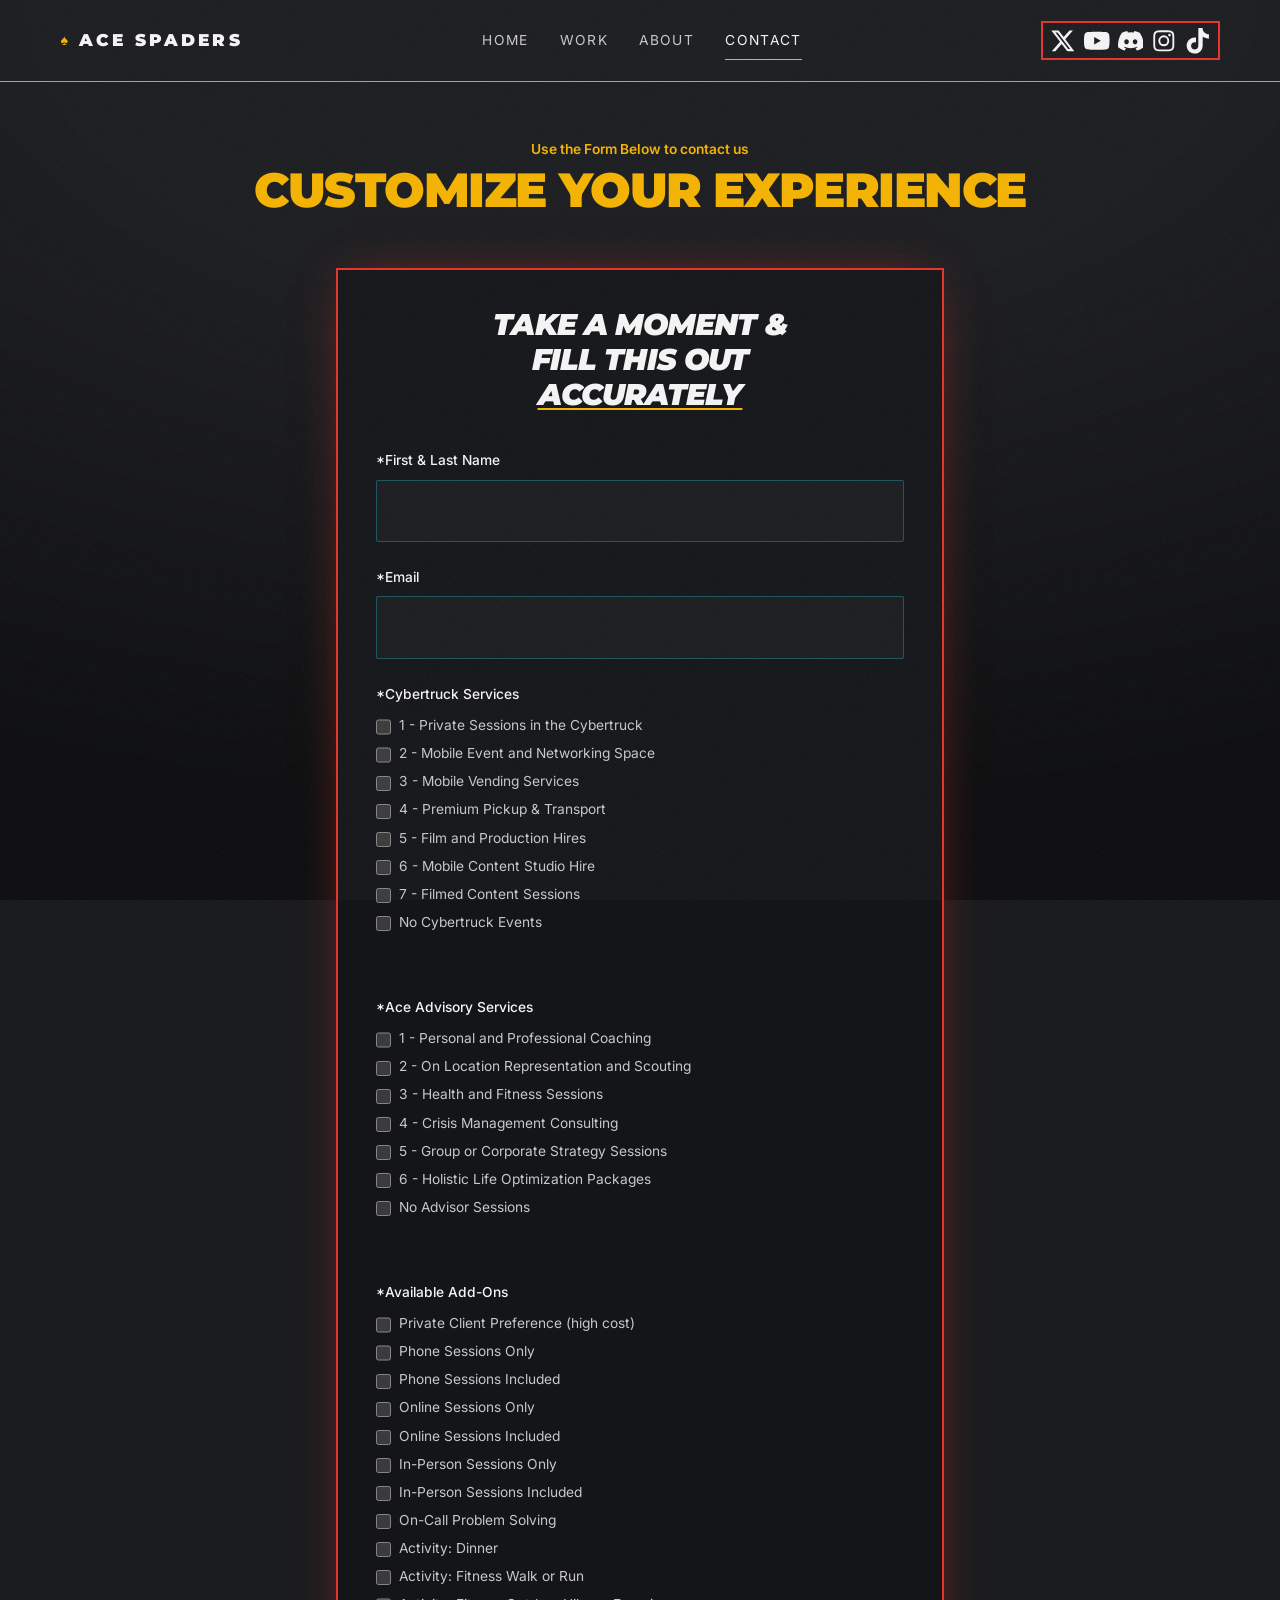
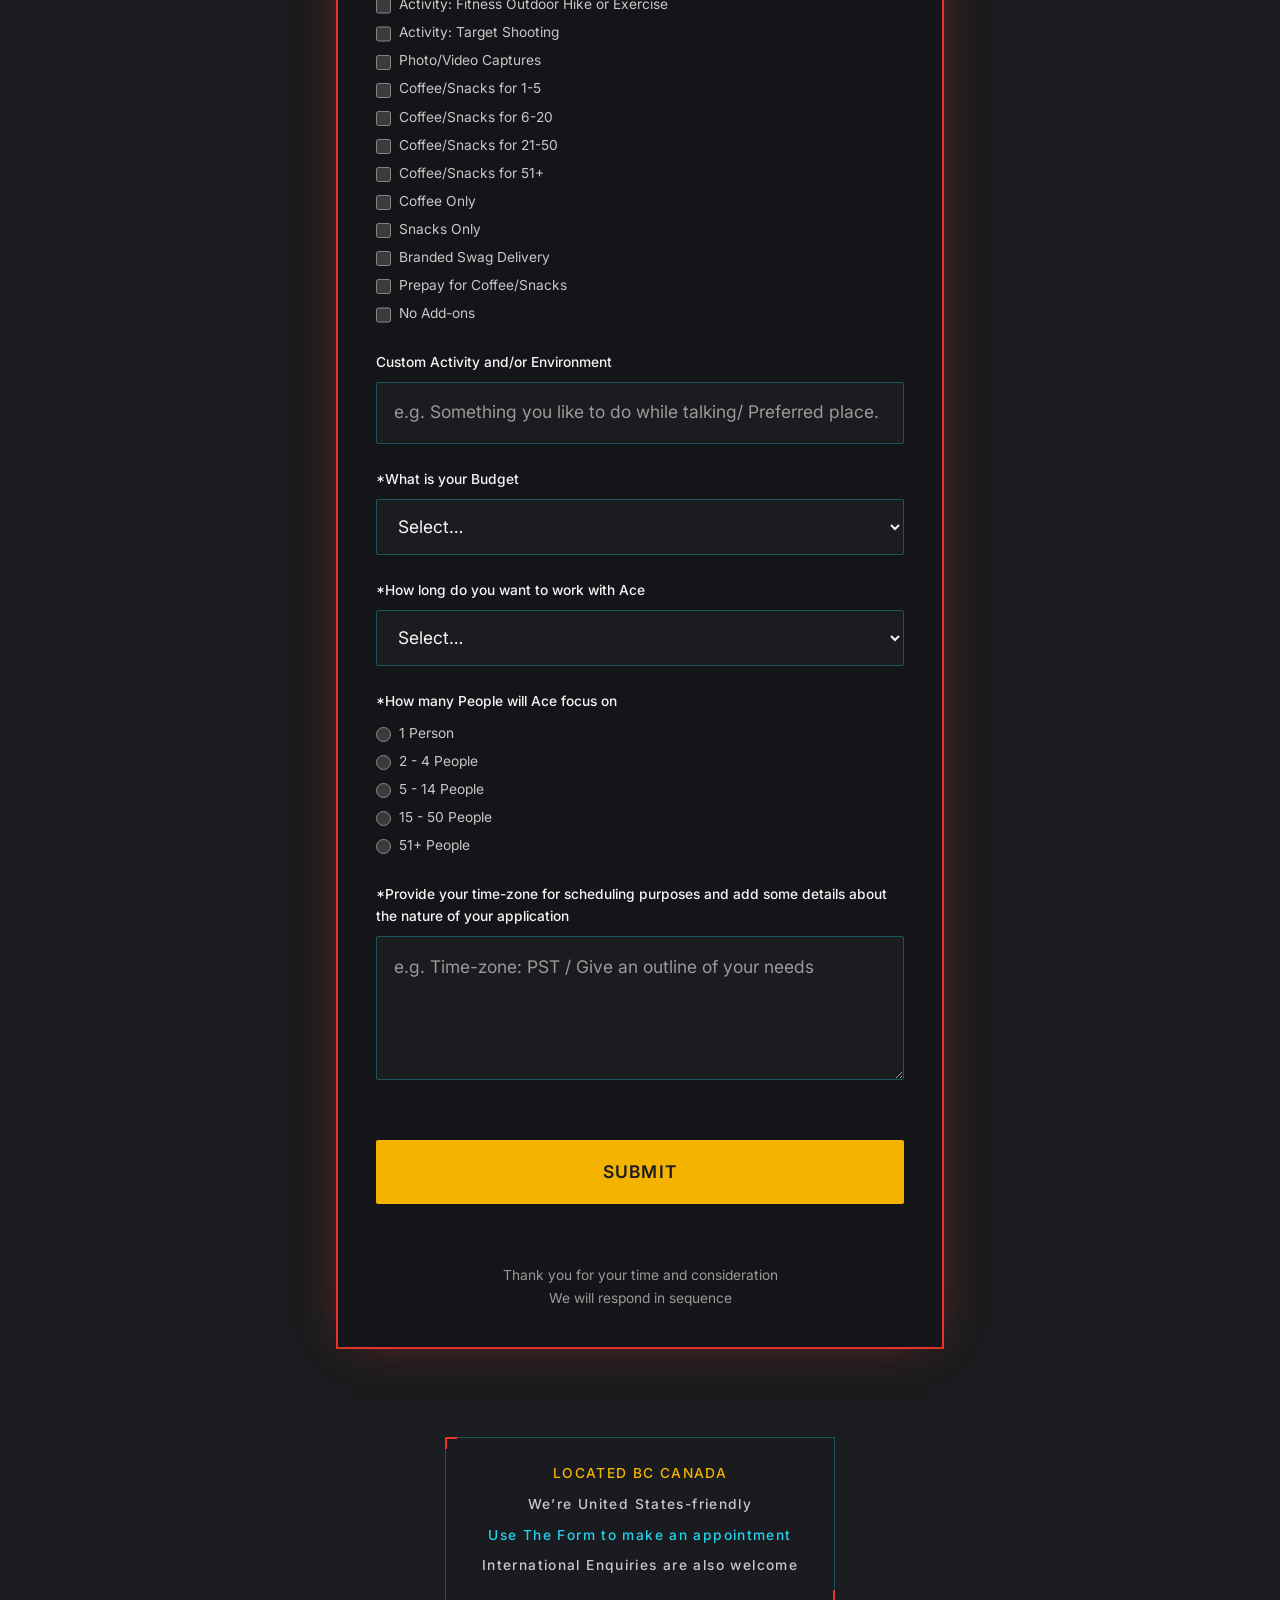
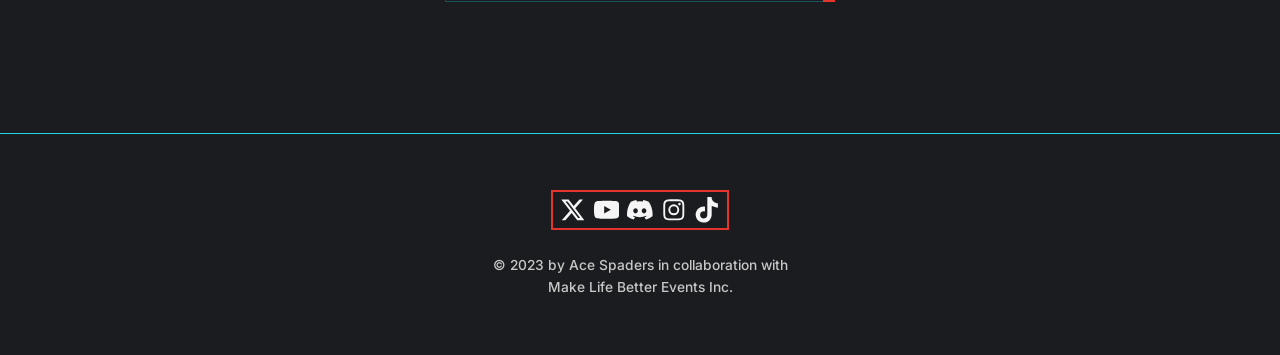
<file: contact.html>
<!DOCTYPE html>
<html lang="en">
<head>
<!--#HEAD-->
<meta charset="utf-8">
<meta name="viewport" content="width=device-width, initial-scale=1">

<title>Contact | Ace Spaders</title>
<meta name="description" content="Customize your experience. Use the form to select Cybertruck services, advisory services and add-ons, and to make an appointment with Ace. Located BC Canada, United States-friendly, international enquiries welcome.">
<link rel="canonical" href="https://www.acespaders.com/contact">

<meta property="og:type" content="website">
<meta property="og:site_name" content="Ace Spaders">
<meta property="og:title" content="Contact | Ace Spaders">
<meta property="og:description" content="Customize your experience and make an appointment with Ace.">
<meta property="og:url" content="https://www.acespaders.com/contact">
<meta property="og:image" content="https://www.acespaders.com/assets/img/og-default-1.jpg">
<meta property="og:image:width" content="1200">
<meta property="og:image:height" content="630">
<meta property="og:image:alt" content="Customize your experience and make an appointment with Ace.">
<meta name="twitter:image" content="https://www.acespaders.com/assets/img/og-default-1.jpg">
<meta name="twitter:card" content="summary_large_image">
<meta name="theme-color" content="#1b1c1f">

<link rel="icon" href="data:image/svg+xml,%3Csvg xmlns='http://www.w3.org/2000/svg' viewBox='0 0 32 32'%3E%3Crect width='32' height='32' fill='%231b1c1f'/%3E%3Ctext x='16' y='25' font-size='24' text-anchor='middle' fill='%23f5b301'%3E%26%239824%3B%3C/text%3E%3C/svg%3E">

<link rel="preconnect" href="https://fonts.googleapis.com">
<link rel="preconnect" href="https://fonts.gstatic.com" crossorigin>
<link rel="stylesheet" href="https://fonts.googleapis.com/css2?family=Montserrat:wght@500;700;900&family=Inter:wght@400;500;600&display=swap">

<!-- Load order matters: tokens defines the variables everything else reads. -->
<link rel="stylesheet" href="assets/css/tokens.css?v=17">
<link rel="stylesheet" href="assets/css/base.css?v=17">
<link rel="stylesheet" href="assets/css/layout.css?v=17">
<link rel="stylesheet" href="assets/css/components.css?v=17">
<link rel="stylesheet" href="assets/css/pages.css?v=17">

<!-- Set before first paint so reveal elements start hidden without a flash.
     With JS off the class is never added and everything renders visible. -->
<script>document.documentElement.classList.add("js");</script>
<script src="assets/js/main.js?v=17" defer></script>
<!--/#HEAD-->
</head>

<body>
<a class="skip-link" href="#main">Skip to content</a>

<!--#HEADER-->
<header class="header" data-header>
  <div class="shell header__inner">
    <a class="wordmark" href="index.html" aria-label="Ace Spaders, home">
      <span class="wordmark__spade" aria-hidden="true">&#9824;</span>
      <span>Ace Spaders</span>
    </a>

    <nav aria-label="Primary">
      <button class="nav__toggle" type="button" data-nav-toggle aria-expanded="false" aria-controls="primary-nav" aria-label="Open menu">
        <span></span><span></span>
      </button>

      <ul class="nav__list" id="primary-nav" data-nav-list>
        <li class="nav__item" style="--i:0"><a class="nav__link" href="index.html#home">Home</a></li>
        <li class="nav__item" style="--i:1"><a class="nav__link" href="index.html#work">Work</a></li>
        <li class="nav__item" style="--i:2"><a class="nav__link" href="index.html#about">About</a></li>
        <li class="nav__item" style="--i:3"><a class="nav__link" href="contact.html" aria-current="page">Contact</a></li>
      </ul>
    </nav>

    <div class="socials">
          <a class="socials__link" href="https://x.com/AceSpaders" rel="me noopener" target="_blank" aria-label="X"><svg viewBox="0 0 24 24" aria-hidden="true"><path d="M18.244 2.25h3.308l-7.227 8.26 8.502 11.24H16.17l-5.214-6.817L4.99 21.75H1.68l7.73-8.835L1.254 2.25H8.08l4.713 6.231zm-1.161 17.52h1.833L7.084 4.126H5.117z"/></svg></a>
          <a class="socials__link" href="https://www.youtube.com/@acespaders" rel="me noopener" target="_blank" aria-label="YouTube"><svg viewBox="0 0 24 24" aria-hidden="true"><path d="M23.498 6.186a3.016 3.016 0 0 0-2.122-2.136C19.505 3.545 12 3.545 12 3.545s-7.505 0-9.377.505A3.017 3.017 0 0 0 .502 6.186C0 8.07 0 12 0 12s0 3.93.502 5.814a3.016 3.016 0 0 0 2.122 2.136c1.871.505 9.376.505 9.376.505s7.505 0 9.377-.505a3.015 3.015 0 0 0 2.122-2.136C24 15.93 24 12 24 12s0-3.93-.502-5.814zM9.545 15.568V8.432L15.818 12z"/></svg></a>
          <a class="socials__link" href="https://discord.com/invite/u34FzWjBfE" rel="me noopener" target="_blank" aria-label="Discord"><svg viewBox="0 0 24 24" aria-hidden="true"><path d="M20.317 4.37a19.79 19.79 0 0 0-4.885-1.515.074.074 0 0 0-.079.037c-.21.375-.444.864-.608 1.25a18.27 18.27 0 0 0-5.487 0 12.6 12.6 0 0 0-.617-1.25.077.077 0 0 0-.079-.037A19.74 19.74 0 0 0 3.677 4.37a.07.07 0 0 0-.032.027C.533 9.046-.32 13.58.099 18.057a.082.082 0 0 0 .031.057 19.9 19.9 0 0 0 5.993 3.03.078.078 0 0 0 .084-.028c.462-.63.874-1.295 1.226-1.994a.076.076 0 0 0-.041-.106 13.1 13.1 0 0 1-1.872-.892.077.077 0 0 1-.008-.128c.126-.094.252-.192.372-.291a.074.074 0 0 1 .077-.01c3.928 1.793 8.18 1.793 12.062 0a.074.074 0 0 1 .078.009c.12.099.246.198.373.292a.077.077 0 0 1-.006.127 12.3 12.3 0 0 1-1.873.891.077.077 0 0 0-.041.107c.36.698.772 1.362 1.225 1.993a.076.076 0 0 0 .084.028 19.84 19.84 0 0 0 6.002-3.03.077.077 0 0 0 .032-.054c.5-5.177-.838-9.674-3.549-13.66a.061.061 0 0 0-.031-.03zM8.02 15.331c-1.182 0-2.157-1.085-2.157-2.419 0-1.333.956-2.418 2.157-2.418 1.21 0 2.176 1.095 2.157 2.418 0 1.334-.956 2.419-2.157 2.419zm7.975 0c-1.183 0-2.157-1.085-2.157-2.419 0-1.333.955-2.418 2.157-2.418 1.21 0 2.176 1.095 2.157 2.418 0 1.334-.947 2.419-2.157 2.419z"/></svg></a>
          <a class="socials__link" href="https://www.instagram.com/acespaders/" rel="me noopener" target="_blank" aria-label="Instagram"><svg viewBox="0 0 24 24" aria-hidden="true"><path d="M12 2.163c3.204 0 3.584.012 4.85.07 1.366.062 2.633.336 3.608 1.311.975.975 1.249 2.242 1.311 3.608.058 1.266.07 1.646.07 4.85s-.012 3.584-.07 4.85c-.062 1.366-.336 2.633-1.311 3.608-.975.975-2.242 1.249-3.608 1.311-1.266.058-1.646.07-4.85.07s-3.584-.012-4.85-.07c-1.366-.062-2.633-.336-3.608-1.311-.975-.975-1.249-2.242-1.311-3.608C2.175 15.586 2.163 15.206 2.163 12s.012-3.584.07-4.85c.062-1.366.336-2.633 1.311-3.608.975-.975 2.242-1.249 3.608-1.311C8.416 2.175 8.796 2.163 12 2.163zm0 1.802c-3.148 0-3.503.012-4.74.068-1.017.047-1.79.22-2.428.858-.638.638-.811 1.411-.858 2.428-.056 1.237-.068 1.592-.068 4.74s.012 3.503.068 4.74c.047 1.017.22 1.79.858 2.428.638.638 1.411.811 2.428.858 1.237.056 1.592.068 4.74.068s3.503-.012 4.74-.068c1.017-.047 1.79-.22 2.428-.858.638-.638.811-1.411.858-2.428.056-1.237.068-1.592.068-4.74s-.012-3.503-.068-4.74c-.047-1.017-.22-1.79-.858-2.428-.638-.638-1.411-.811-2.428-.858-1.237-.056-1.592-.068-4.74-.068zM12 6.865a5.135 5.135 0 1 1 0 10.27 5.135 5.135 0 0 1 0-10.27zm0 8.468a3.333 3.333 0 1 0 0-6.666 3.333 3.333 0 0 0 0 6.666zm6.538-8.671a1.2 1.2 0 1 1-2.4 0 1.2 1.2 0 0 1 2.4 0z"/></svg></a>
          <a class="socials__link" href="https://www.tiktok.com/@ace.spaders" rel="me noopener" target="_blank" aria-label="TikTok"><svg viewBox="0 0 24 24" aria-hidden="true"><path d="M12.525.02c1.31-.02 2.61-.01 3.91-.02.08 1.53.63 3.09 1.75 4.17 1.12 1.11 2.7 1.62 4.24 1.79v4.03c-1.44-.05-2.89-.35-4.2-.97-.57-.26-1.1-.59-1.62-.93-.01 2.92.01 5.84-.02 8.75-.08 1.4-.54 2.79-1.35 3.94-1.31 1.92-3.58 3.17-5.91 3.21-1.43.08-2.86-.31-4.08-1.03-2.02-1.19-3.44-3.37-3.65-5.71-.02-.5-.03-1-.01-1.49.18-1.9 1.12-3.72 2.58-4.96 1.66-1.44 3.98-2.13 6.15-1.72.02 1.48-.04 2.96-.04 4.44-.99-.32-2.15-.23-3.02.37-.63.41-1.11 1.04-1.36 1.75-.21.51-.15 1.07-.14 1.61.24 1.64 1.82 3.02 3.5 2.87 1.12-.01 2.19-.66 2.77-1.61.19-.33.4-.67.41-1.06.1-1.79.06-3.57.07-5.36.01-4.03-.01-8.05.02-12.07z"/></svg></a>
        </div>
  </div>
</header>
<!--/#HEADER-->

<main class="page" id="main">

  <!-- ==================== FORM ====================
       The one light surface on the site, as on the original. The panel
       declares its own dark-on-cream colours rather than inheriting.

       WIRING IT UP: the form has no action, so main.js composes a mailto to
       info@acespaders.com on submit. To use a real endpoint instead, add
       action="https://..." and method="POST" to the <form> — the script checks
       for action and steps aside automatically. Given the number of fields
       here a real endpoint is worth setting up: Formspree, Basin and
       Web3Forms all accept plain HTML posts and send you the email.
  -->
  <section class="section" style="padding-top: calc(var(--header-h) + var(--space-xl))">
    <div class="shell">

      <header class="form-intro" data-reveal>
        <p class="form-intro__eyebrow">Use the Form Below to contact us</p>
        <h1 class="form-intro__title">Customize Your Experience</h1>
      </header>

      <form class="form-panel" data-contact-form data-mailto="info@acespaders.com" data-reveal>
        <h2 class="form-panel__title">
          Take a moment &amp;<br>
          fill this out<br>
          <u>accurately</u>
        </h2>

        <div class="form">

          <div class="field">
            <label class="field__label" for="name">*First &amp; Last Name</label>
            <input class="field__control" type="text" id="name" name="First &amp; Last Name" autocomplete="name" required>
          </div>

          <div class="field">
            <label class="field__label" for="email">*Email</label>
            <input class="field__control" type="email" id="email" name="Email" autocomplete="email" required>
          </div>

          <!-- ---------- Cybertruck services ---------- -->
          <fieldset class="fieldset">
            <legend class="fieldset__legend">*Cybertruck Services</legend>
            <div class="checks">
              <label class="check"><input type="checkbox" name="Cybertruck Services" value="1 - Private Sessions in the Cybertruck"><span>1 - Private Sessions in the Cybertruck</span></label>
              <label class="check"><input type="checkbox" name="Cybertruck Services" value="2 - Mobile Event and Networking Space"><span>2 - Mobile Event and Networking Space</span></label>
              <label class="check"><input type="checkbox" name="Cybertruck Services" value="3 - Mobile Vending Services"><span>3 - Mobile Vending Services</span></label>
              <label class="check"><input type="checkbox" name="Cybertruck Services" value="4 - Premium Pickup &amp; Transport"><span>4 - Premium Pickup &amp; Transport</span></label>
              <label class="check"><input type="checkbox" name="Cybertruck Services" value="5 - Film and Production Hires"><span>5 - Film and Production Hires</span></label>
              <label class="check"><input type="checkbox" name="Cybertruck Services" value="6 - Mobile Content Studio Hire"><span>6 - Mobile Content Studio Hire</span></label>
              <label class="check"><input type="checkbox" name="Cybertruck Services" value="7 - Filmed Content Sessions"><span>7 - Filmed Content Sessions</span></label>
              <label class="check"><input type="checkbox" name="Cybertruck Services" value="No Cybertruck Events"><span>No Cybertruck Events</span></label>
            </div>
          </fieldset>

          <!-- ---------- Advisory services ---------- -->
          <fieldset class="fieldset">
            <legend class="fieldset__legend">*Ace Advisory Services</legend>
            <div class="checks">
              <label class="check"><input type="checkbox" name="Ace Advisory Services" value="1 - Personal and Professional Coaching"><span>1 - Personal and Professional Coaching</span></label>
              <label class="check"><input type="checkbox" name="Ace Advisory Services" value="2 - On Location Representation and Scouting"><span>2 - On Location Representation and Scouting</span></label>
              <label class="check"><input type="checkbox" name="Ace Advisory Services" value="3 - Health and Fitness Sessions"><span>3 - Health and Fitness Sessions</span></label>
              <label class="check"><input type="checkbox" name="Ace Advisory Services" value="4 - Crisis Management Consulting"><span>4 - Crisis Management Consulting</span></label>
              <label class="check"><input type="checkbox" name="Ace Advisory Services" value="5 - Group or Corporate Strategy Sessions"><span>5 - Group or Corporate Strategy Sessions</span></label>
              <label class="check"><input type="checkbox" name="Ace Advisory Services" value="6 - Holistic Life Optimization Packages"><span>6 - Holistic Life Optimization Packages</span></label>
              <label class="check"><input type="checkbox" name="Ace Advisory Services" value="No Advisor Sessions"><span>No Advisor Sessions</span></label>
            </div>
          </fieldset>

          <!-- ---------- Add-ons ---------- -->
          <fieldset class="fieldset">
            <legend class="fieldset__legend">*Available Add-Ons</legend>
            <div class="checks">
              <label class="check"><input type="checkbox" name="Available Add-Ons" value="Private Client Preference (high cost)"><span>Private Client Preference (high cost)</span></label>
              <label class="check"><input type="checkbox" name="Available Add-Ons" value="Phone Sessions Only"><span>Phone Sessions Only</span></label>
              <label class="check"><input type="checkbox" name="Available Add-Ons" value="Phone Sessions Included"><span>Phone Sessions Included</span></label>
              <label class="check"><input type="checkbox" name="Available Add-Ons" value="Online Sessions Only"><span>Online Sessions Only</span></label>
              <label class="check"><input type="checkbox" name="Available Add-Ons" value="Online Sessions Included"><span>Online Sessions Included</span></label>
              <label class="check"><input type="checkbox" name="Available Add-Ons" value="In-Person Sessions Only"><span>In-Person Sessions Only</span></label>
              <label class="check"><input type="checkbox" name="Available Add-Ons" value="In-Person Sessions Included"><span>In-Person Sessions Included</span></label>
              <label class="check"><input type="checkbox" name="Available Add-Ons" value="On-Call Problem Solving"><span>On-Call Problem Solving</span></label>
              <label class="check"><input type="checkbox" name="Available Add-Ons" value="Activity: Dinner"><span>Activity: Dinner</span></label>
              <label class="check"><input type="checkbox" name="Available Add-Ons" value="Activity: Fitness Walk or Run"><span>Activity: Fitness Walk or Run</span></label>
              <label class="check"><input type="checkbox" name="Available Add-Ons" value="Activity: Fitness Outdoor Hike or Exercise"><span>Activity: Fitness Outdoor Hike or Exercise</span></label>
              <label class="check"><input type="checkbox" name="Available Add-Ons" value="Activity: Target Shooting"><span>Activity: Target Shooting</span></label>
              <label class="check"><input type="checkbox" name="Available Add-Ons" value="Photo/Video Captures"><span>Photo/Video Captures</span></label>
              <label class="check"><input type="checkbox" name="Available Add-Ons" value="Coffee/Snacks for 1-5"><span>Coffee/Snacks for 1-5</span></label>
              <label class="check"><input type="checkbox" name="Available Add-Ons" value="Coffee/Snacks for 6-20"><span>Coffee/Snacks for 6-20</span></label>
              <label class="check"><input type="checkbox" name="Available Add-Ons" value="Coffee/Snacks for 21-50"><span>Coffee/Snacks for 21-50</span></label>
              <label class="check"><input type="checkbox" name="Available Add-Ons" value="Coffee/Snacks for 51+"><span>Coffee/Snacks for 51+</span></label>
              <label class="check"><input type="checkbox" name="Available Add-Ons" value="Coffee Only"><span>Coffee Only</span></label>
              <label class="check"><input type="checkbox" name="Available Add-Ons" value="Snacks Only"><span>Snacks Only</span></label>
              <label class="check"><input type="checkbox" name="Available Add-Ons" value="Branded Swag Delivery"><span>Branded Swag Delivery</span></label>
              <label class="check"><input type="checkbox" name="Available Add-Ons" value="Prepay for Coffee/Snacks"><span>Prepay for Coffee/Snacks</span></label>
              <label class="check"><input type="checkbox" name="Available Add-Ons" value="No Add-ons"><span>No Add-ons</span></label>
            </div>
          </fieldset>

          <div class="field">
            <label class="field__label" for="custom">Custom Activity and/or Environment</label>
            <input class="field__control" type="text" id="custom" name="Custom Activity and/or Environment" data-longform
                   placeholder="e.g. Something you like to do while talking/ Preferred place.">
          </div>

          <!-- Free text, as on the original form: these two questions have no
               preset answers there. They were dropdowns here for a while with
               invented price bands. These are the real ones, from Ace. -->
          <div class="field">
            <label class="field__label" for="budget">*What is your Budget</label>
            <select class="field__control" id="budget" name="What is your Budget" required>
              <option value="">Select&hellip;</option>
              <option>1k - 5k</option>
              <option>6k - 10k</option>
              <option>11k - 20k</option>
              <option>21k +</option>
            </select>
          </div>

          <div class="field">
            <label class="field__label" for="duration">*How long do you want to work with Ace</label>
           <select class="field__control" id="duration" name="How long do you want to work with Ace" required>
              <option value="">Select&hellip;</option>
              <option>1 - 5 sessions in 1 month</option>
              <option>5 - 10 sessions in 3 months</option>
              <option>10 - 20 sessions over 6 months</option>
              <option>Prolonged &amp; Constant Proximity</option>
            </select>
          </div>

          <!-- Radio rather than checkbox: only one of these can be true. -->
          <fieldset class="fieldset">
            <legend class="fieldset__legend">*How many People will Ace focus on</legend>
            <div class="checks">
              <label class="check"><input type="radio" name="How many People" value="1 Person" required><span>1 Person</span></label>
              <label class="check"><input type="radio" name="How many People" value="2 - 4 People"><span>2 - 4 People</span></label>
              <label class="check"><input type="radio" name="How many People" value="5 - 14 People"><span>5 - 14 People</span></label>
              <label class="check"><input type="radio" name="How many People" value="15 - 50 People"><span>15 - 50 People</span></label>
              <label class="check"><input type="radio" name="How many People" value="51+ People"><span>51+ People</span></label>
            </div>
          </fieldset>

          <div class="field">
            <label class="field__label" for="details">*Provide your time-zone for scheduling purposes and add some details about the nature of your application</label>
            <textarea class="field__control" id="details" name="Time-zone &amp; details" required
                      placeholder="e.g. Time-zone: PST / Give an outline of your needs"></textarea>
          </div>

          <!-- Filled by main.js when a submit is blocked, naming every field
               that still needs an answer. -->
          <p class="form-errors" data-form-errors role="alert" hidden></p>

          <button class="form-panel__submit" type="submit">Submit</button>

          <p class="form-panel__thanks">
            Thank you for your time and consideration<br>
            We will respond in sequence
          </p>
        </div>
      </form>

      <!-- ==================== AFTER SUBMIT ====================
           Hidden until the form is submitted. A static site cannot send the
           mail itself, so the visitor sends it — and the only universal
           mechanism, mailto:, does nothing at all for the many people who
           read mail in a browser tab rather than an app.

           So instead of assuming, offer the choice: Gmail and Outlook get
           real compose URLs with the message already in them, mailto covers
           anyone with a desktop client, and the text is on the page to copy
           regardless. Whichever route they take, the answers are carried
           over and they only have to press send. -->
      <div class="handoff" data-form-handoff hidden>
        <h2 class="handoff__title">Almost there &mdash; send it</h2>
        <p class="handoff__body">
          Everything you filled in is already written into the message below.
          <strong>Choose where you send from</strong> and it opens ready to go
          &mdash; you only need to press send.
        </p>
        <p class="handoff__body" data-handoff-trunc hidden>
          You picked a lot of options, and some mail apps cannot carry that
          much text through a link. <strong>If the message opens blank</strong>,
          copy it from below and paste it in.
        </p>

        <div class="handoff__choices">
          <a class="btn btn--primary" data-handoff-gmail href="#" target="_blank" rel="noopener"><span>Open in Gmail</span></a>
          <a class="btn btn--ghost" data-handoff-outlook href="#" target="_blank" rel="noopener"><span>Open in Outlook</span></a>
          <a class="btn btn--ghost" data-handoff-mail href="mailto:info@acespaders.com"><span>Use my mail app</span></a>
        </div>

        <label class="sr-only" for="handoff-text">Your enquiry, ready to copy</label>
        <textarea class="handoff__text" id="handoff-text" data-handoff-text readonly rows="12"></textarea>

        <div class="btn-row">
          <button class="btn btn--primary" type="button" data-handoff-copy><span>Copy the message</span></button>
          <span class="handoff__addr">or send it yourself to <a href="mailto:info@acespaders.com">info@acespaders.com</a></span>
        </div>

        <p class="handoff__tip">
          A link can only carry plain text. <strong>Copying and pasting instead
          keeps the formatting</strong> &mdash; bold headings, bullet points and
          your notes set apart &mdash; which makes it easier for Ace to read.
        </p>
      </div>

      <!-- data-cursor-stage makes JS write --mx / --my here, exactly as it
           does on the hero. Each line reads them at a different strength, so
           they drift apart slightly rather than sliding as one block. With no
           pointer, no JS, or reduced motion they stay put. -->
      <div class="form-notes" data-cursor-stage data-reveal>
        <p style="--i:0">Located BC Canada</p>
        <p style="--i:1">We&rsquo;re United States-friendly</p>
        <p style="--i:2">Use The Form to make an appointment</p>
        <p style="--i:3">International Enquiries are also welcome</p>
      </div>

    </div>
  </section>

</main>

<!--#FOOTER-->
<footer class="footer-min">
  <div class="shell">
    <div class="footer-min__socials">
    <div class="socials">
          <a class="socials__link" href="https://x.com/AceSpaders" rel="me noopener" target="_blank" aria-label="X"><svg viewBox="0 0 24 24" aria-hidden="true"><path d="M18.244 2.25h3.308l-7.227 8.26 8.502 11.24H16.17l-5.214-6.817L4.99 21.75H1.68l7.73-8.835L1.254 2.25H8.08l4.713 6.231zm-1.161 17.52h1.833L7.084 4.126H5.117z"/></svg></a>
          <a class="socials__link" href="https://www.youtube.com/@acespaders" rel="me noopener" target="_blank" aria-label="YouTube"><svg viewBox="0 0 24 24" aria-hidden="true"><path d="M23.498 6.186a3.016 3.016 0 0 0-2.122-2.136C19.505 3.545 12 3.545 12 3.545s-7.505 0-9.377.505A3.017 3.017 0 0 0 .502 6.186C0 8.07 0 12 0 12s0 3.93.502 5.814a3.016 3.016 0 0 0 2.122 2.136c1.871.505 9.376.505 9.376.505s7.505 0 9.377-.505a3.015 3.015 0 0 0 2.122-2.136C24 15.93 24 12 24 12s0-3.93-.502-5.814zM9.545 15.568V8.432L15.818 12z"/></svg></a>
          <a class="socials__link" href="https://discord.com/invite/u34FzWjBfE" rel="me noopener" target="_blank" aria-label="Discord"><svg viewBox="0 0 24 24" aria-hidden="true"><path d="M20.317 4.37a19.79 19.79 0 0 0-4.885-1.515.074.074 0 0 0-.079.037c-.21.375-.444.864-.608 1.25a18.27 18.27 0 0 0-5.487 0 12.6 12.6 0 0 0-.617-1.25.077.077 0 0 0-.079-.037A19.74 19.74 0 0 0 3.677 4.37a.07.07 0 0 0-.032.027C.533 9.046-.32 13.58.099 18.057a.082.082 0 0 0 .031.057 19.9 19.9 0 0 0 5.993 3.03.078.078 0 0 0 .084-.028c.462-.63.874-1.295 1.226-1.994a.076.076 0 0 0-.041-.106 13.1 13.1 0 0 1-1.872-.892.077.077 0 0 1-.008-.128c.126-.094.252-.192.372-.291a.074.074 0 0 1 .077-.01c3.928 1.793 8.18 1.793 12.062 0a.074.074 0 0 1 .078.009c.12.099.246.198.373.292a.077.077 0 0 1-.006.127 12.3 12.3 0 0 1-1.873.891.077.077 0 0 0-.041.107c.36.698.772 1.362 1.225 1.993a.076.076 0 0 0 .084.028 19.84 19.84 0 0 0 6.002-3.03.077.077 0 0 0 .032-.054c.5-5.177-.838-9.674-3.549-13.66a.061.061 0 0 0-.031-.03zM8.02 15.331c-1.182 0-2.157-1.085-2.157-2.419 0-1.333.956-2.418 2.157-2.418 1.21 0 2.176 1.095 2.157 2.418 0 1.334-.956 2.419-2.157 2.419zm7.975 0c-1.183 0-2.157-1.085-2.157-2.419 0-1.333.955-2.418 2.157-2.418 1.21 0 2.176 1.095 2.157 2.418 0 1.334-.947 2.419-2.157 2.419z"/></svg></a>
          <a class="socials__link" href="https://www.instagram.com/acespaders/" rel="me noopener" target="_blank" aria-label="Instagram"><svg viewBox="0 0 24 24" aria-hidden="true"><path d="M12 2.163c3.204 0 3.584.012 4.85.07 1.366.062 2.633.336 3.608 1.311.975.975 1.249 2.242 1.311 3.608.058 1.266.07 1.646.07 4.85s-.012 3.584-.07 4.85c-.062 1.366-.336 2.633-1.311 3.608-.975.975-2.242 1.249-3.608 1.311-1.266.058-1.646.07-4.85.07s-3.584-.012-4.85-.07c-1.366-.062-2.633-.336-3.608-1.311-.975-.975-1.249-2.242-1.311-3.608C2.175 15.586 2.163 15.206 2.163 12s.012-3.584.07-4.85c.062-1.366.336-2.633 1.311-3.608.975-.975 2.242-1.249 3.608-1.311C8.416 2.175 8.796 2.163 12 2.163zm0 1.802c-3.148 0-3.503.012-4.74.068-1.017.047-1.79.22-2.428.858-.638.638-.811 1.411-.858 2.428-.056 1.237-.068 1.592-.068 4.74s.012 3.503.068 4.74c.047 1.017.22 1.79.858 2.428.638.638 1.411.811 2.428.858 1.237.056 1.592.068 4.74.068s3.503-.012 4.74-.068c1.017-.047 1.79-.22 2.428-.858.638-.638.811-1.411.858-2.428.056-1.237.068-1.592.068-4.74s-.012-3.503-.068-4.74c-.047-1.017-.22-1.79-.858-2.428-.638-.638-1.411-.811-2.428-.858-1.237-.056-1.592-.068-4.74-.068zM12 6.865a5.135 5.135 0 1 1 0 10.27 5.135 5.135 0 0 1 0-10.27zm0 8.468a3.333 3.333 0 1 0 0-6.666 3.333 3.333 0 0 0 0 6.666zm6.538-8.671a1.2 1.2 0 1 1-2.4 0 1.2 1.2 0 0 1 2.4 0z"/></svg></a>
          <a class="socials__link" href="https://www.tiktok.com/@ace.spaders" rel="me noopener" target="_blank" aria-label="TikTok"><svg viewBox="0 0 24 24" aria-hidden="true"><path d="M12.525.02c1.31-.02 2.61-.01 3.91-.02.08 1.53.63 3.09 1.75 4.17 1.12 1.11 2.7 1.62 4.24 1.79v4.03c-1.44-.05-2.89-.35-4.2-.97-.57-.26-1.1-.59-1.62-.93-.01 2.92.01 5.84-.02 8.75-.08 1.4-.54 2.79-1.35 3.94-1.31 1.92-3.58 3.17-5.91 3.21-1.43.08-2.86-.31-4.08-1.03-2.02-1.19-3.44-3.37-3.65-5.71-.02-.5-.03-1-.01-1.49.18-1.9 1.12-3.72 2.58-4.96 1.66-1.44 3.98-2.13 6.15-1.72.02 1.48-.04 2.96-.04 4.44-.99-.32-2.15-.23-3.02.37-.63.41-1.11 1.04-1.36 1.75-.21.51-.15 1.07-.14 1.61.24 1.64 1.82 3.02 3.5 2.87 1.12-.01 2.19-.66 2.77-1.61.19-.33.4-.67.41-1.06.1-1.79.06-3.57.07-5.36.01-4.03-.01-8.05.02-12.07z"/></svg></a>
        </div>
    </div>
    <p class="footer-min__credit">
      &copy; 2023 by Ace Spaders in collaboration with<br>
      Make Life Better Events Inc.
    </p>
  </div>
</footer>
<!--/#FOOTER-->

</body>
</html>
</file>
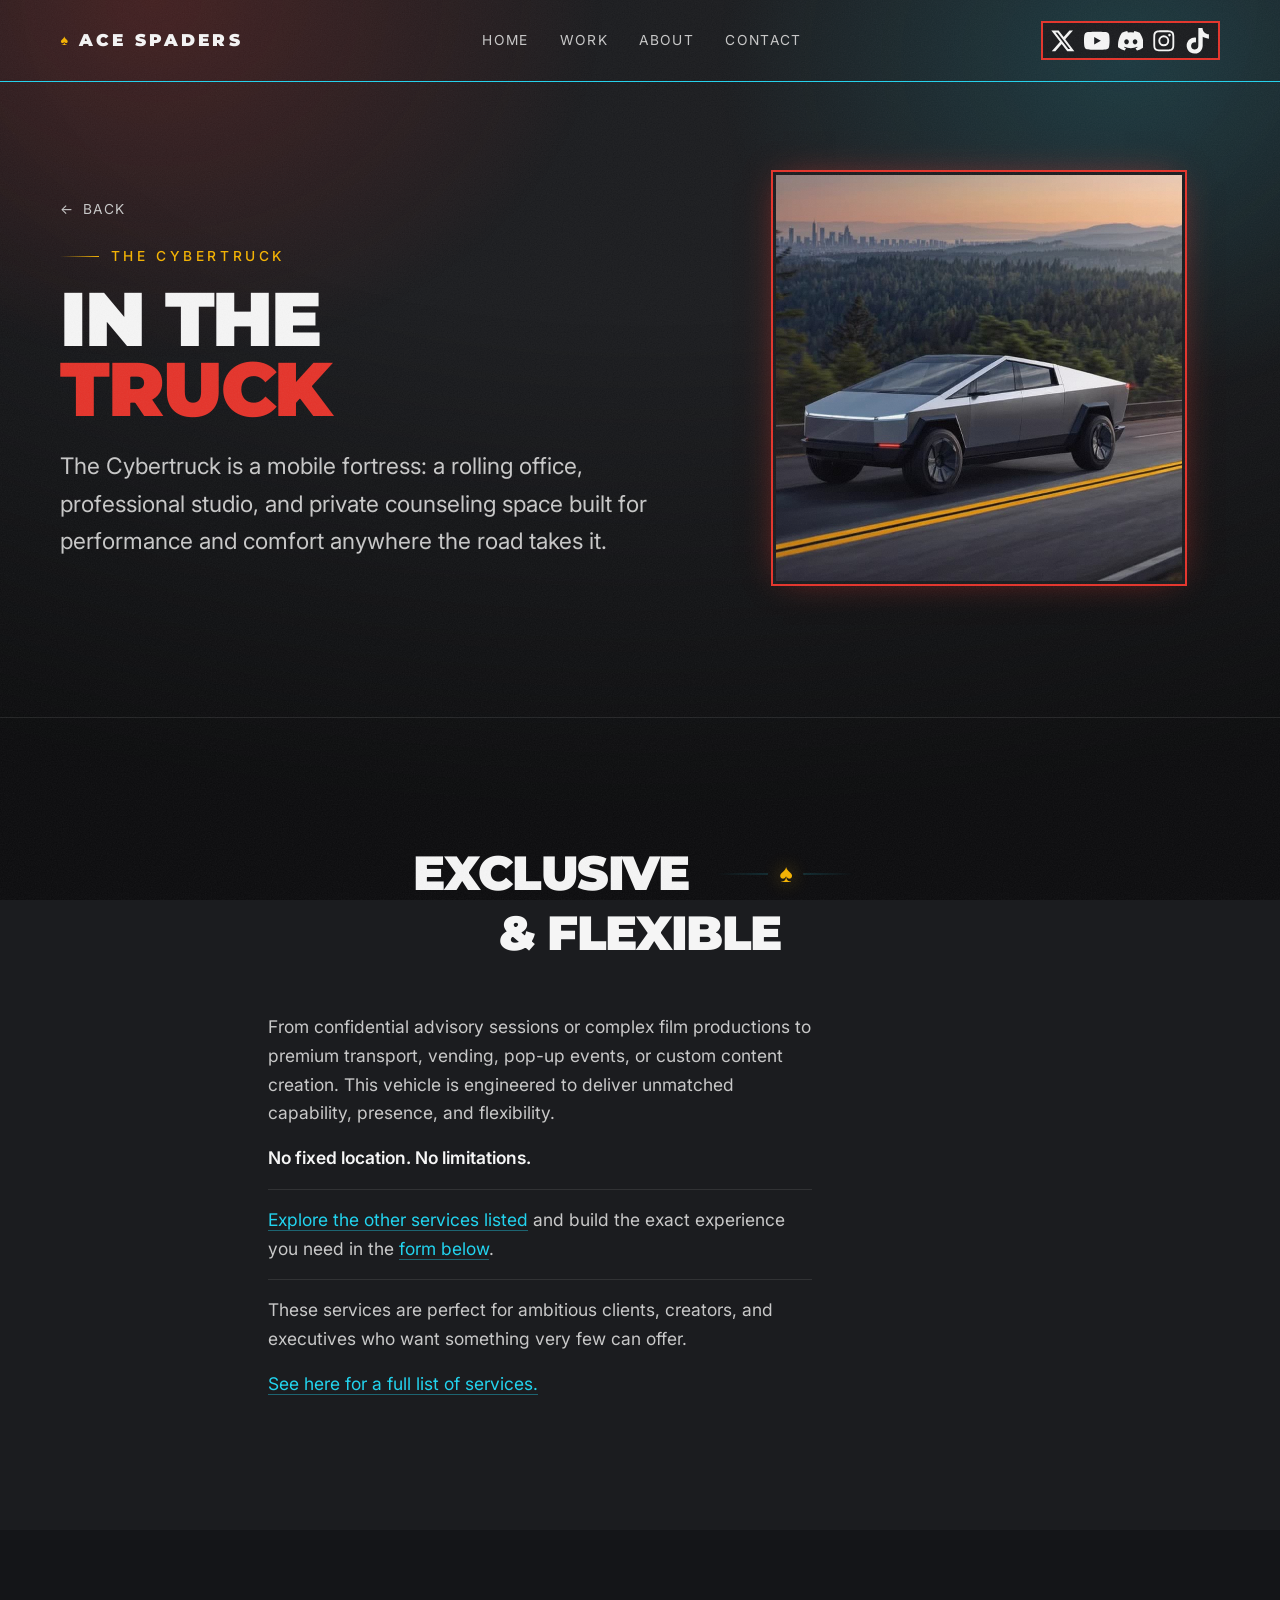
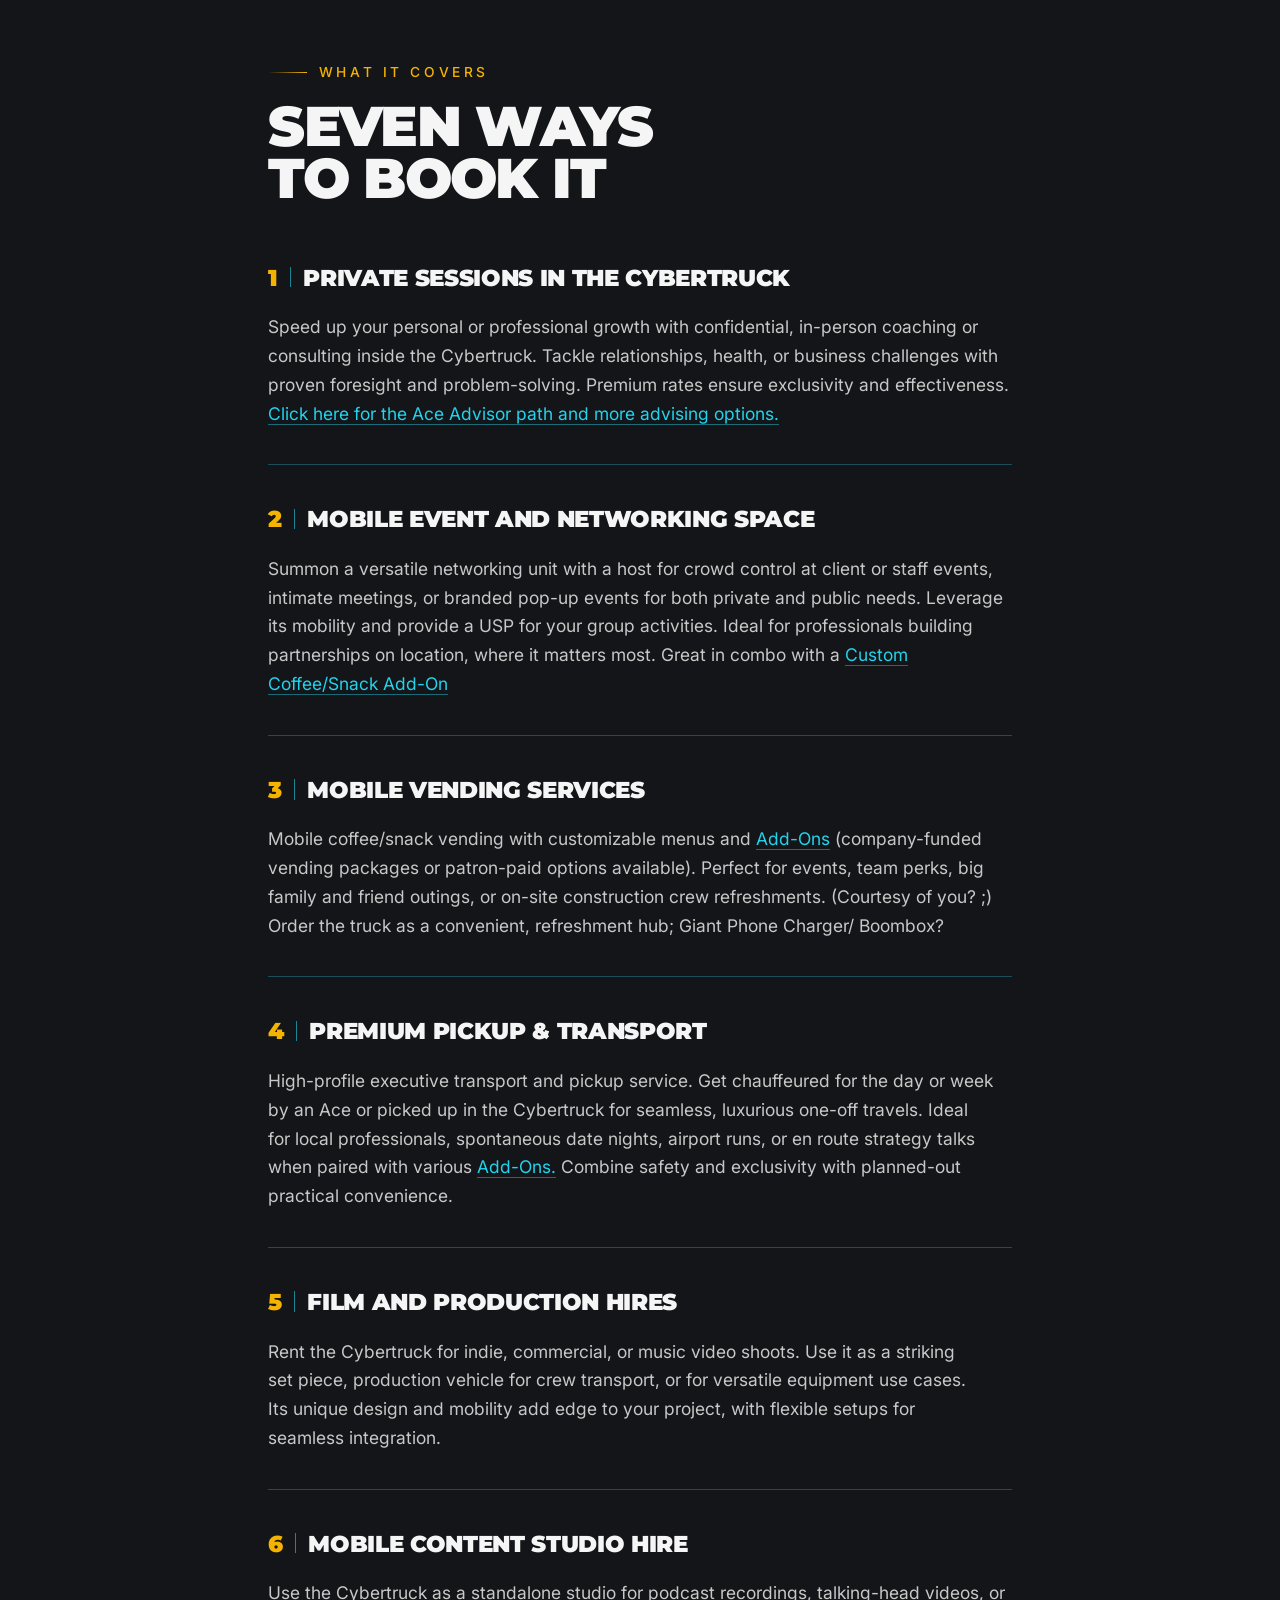
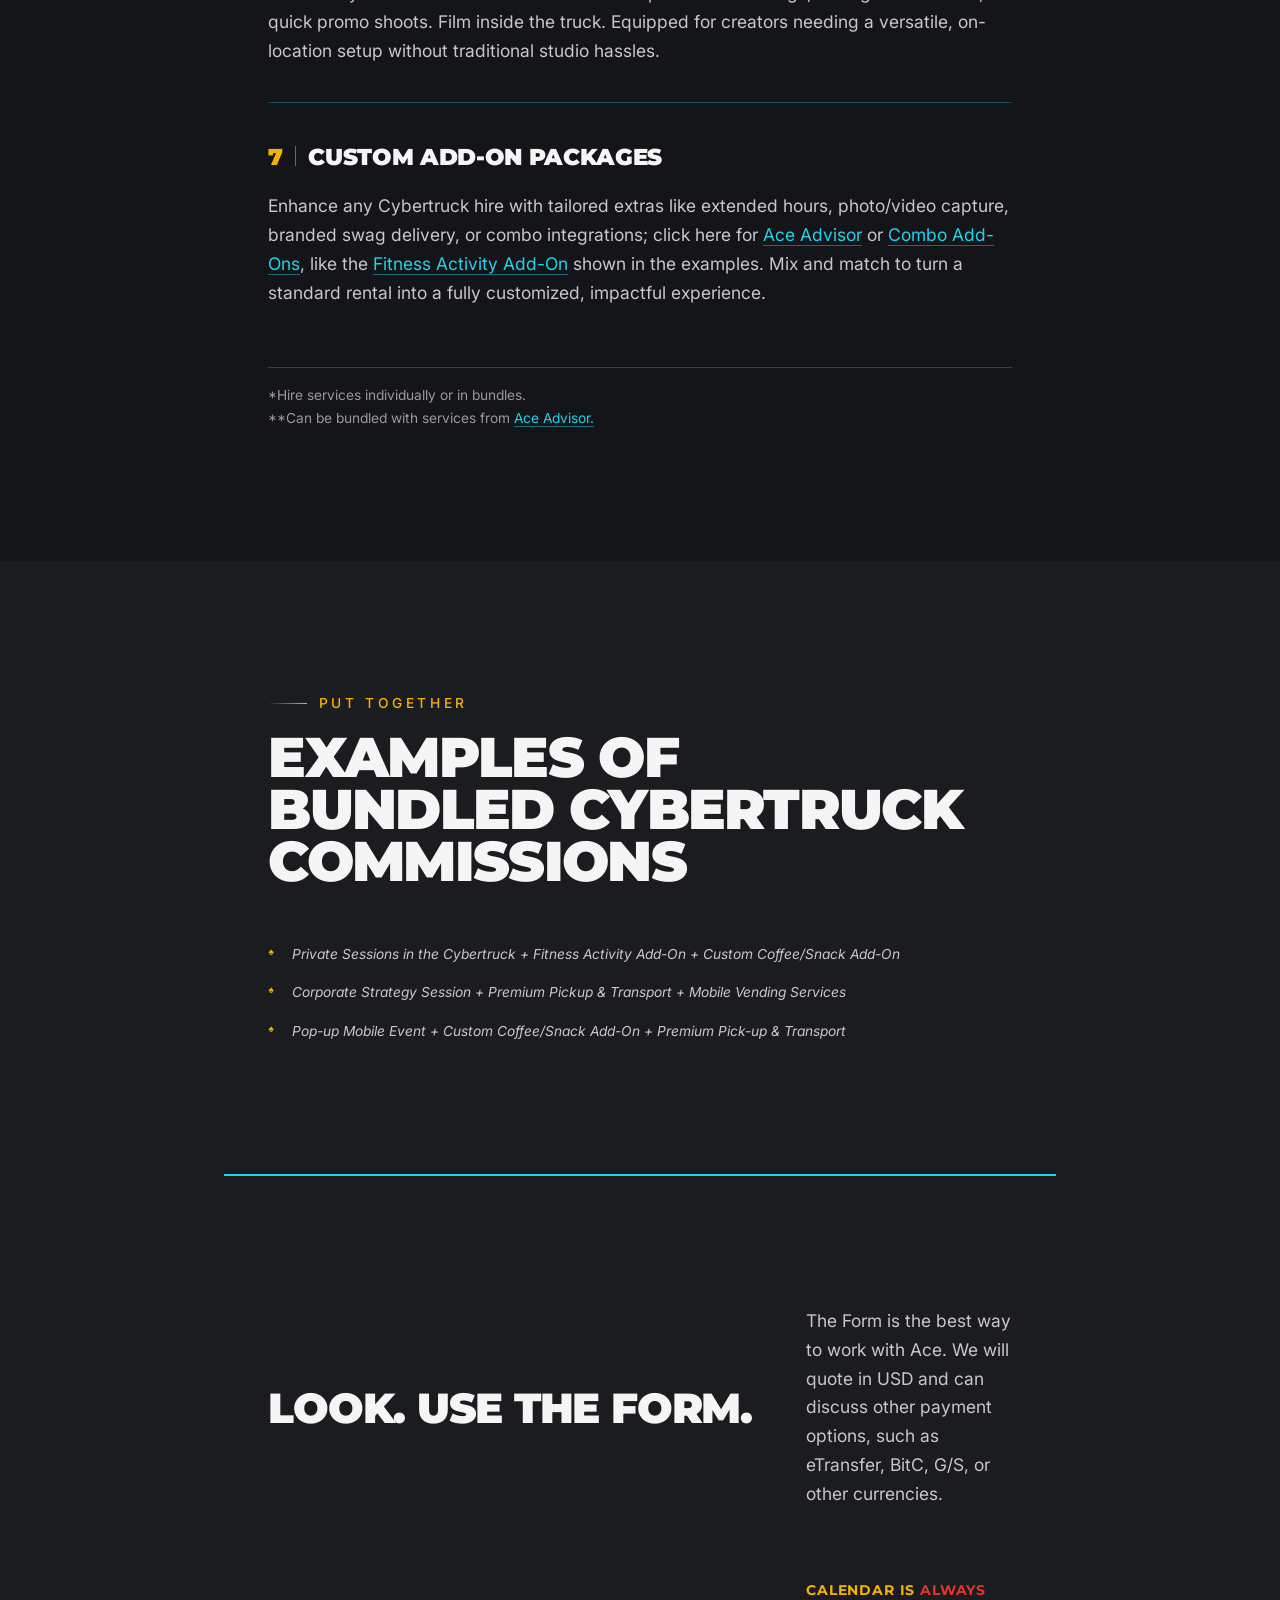
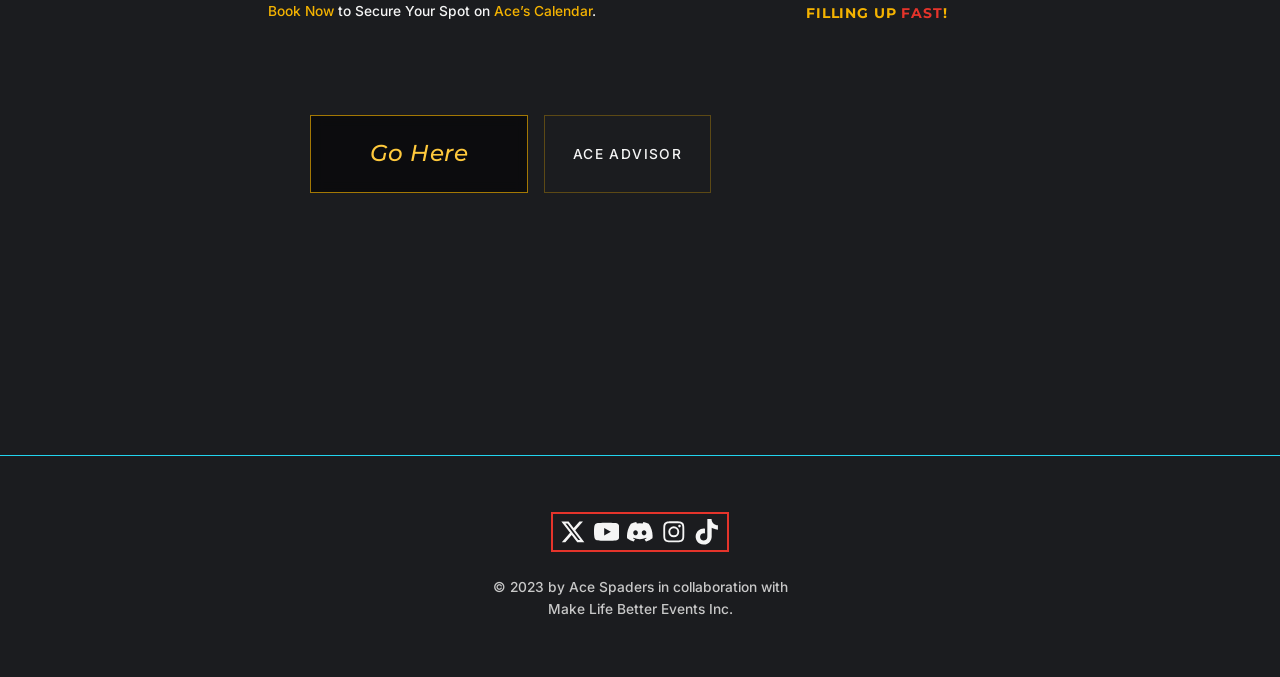
<file: cybertruck.html>
<!DOCTYPE html>
<html lang="en">
<head>
<!--#HEAD-->
<meta charset="utf-8">
<meta name="viewport" content="width=device-width, initial-scale=1">

<title>In The Truck | Ace Spaders</title>
<meta name="description" content="The Cybertruck is a mobile fortress: a rolling office, professional studio and private counseling space. Advisory sessions, film production, premium transport, vending, pop-up events and content creation. No fixed location. No limitations.">
<link rel="canonical" href="https://www.acespaders.com/cybertruck">

<meta property="og:type" content="website">
<meta property="og:site_name" content="Ace Spaders">
<meta property="og:title" content="In The Truck | Ace Spaders">
<meta property="og:description" content="A mobile fortress: rolling office, professional studio, private counseling space. No fixed location. No limitations.">
<meta property="og:url" content="https://www.acespaders.com/cybertruck">
<meta property="og:image" content="https://www.acespaders.com/assets/img/og-default-1.jpg">
<meta property="og:image:width" content="1200">
<meta property="og:image:height" content="630">
<meta property="og:image:alt" content="In The Truck — a mobile fortress: rolling office, studio and private counseling space.">
<meta name="twitter:image" content="https://www.acespaders.com/assets/img/og-default-1.jpg">
<meta name="twitter:card" content="summary_large_image">
<meta name="theme-color" content="#1b1c1f">

<link rel="icon" href="data:image/svg+xml,%3Csvg xmlns='http://www.w3.org/2000/svg' viewBox='0 0 32 32'%3E%3Crect width='32' height='32' fill='%231b1c1f'/%3E%3Ctext x='16' y='25' font-size='24' text-anchor='middle' fill='%23f5b301'%3E%26%239824%3B%3C/text%3E%3C/svg%3E">

<link rel="preconnect" href="https://fonts.googleapis.com">
<link rel="preconnect" href="https://fonts.gstatic.com" crossorigin>
<link rel="stylesheet" href="https://fonts.googleapis.com/css2?family=Montserrat:wght@500;700;900&family=Inter:wght@400;500;600&display=swap">

<!-- Load order matters: tokens defines the variables everything else reads. -->
<link rel="stylesheet" href="assets/css/tokens.css?v=17">
<link rel="stylesheet" href="assets/css/base.css?v=17">
<link rel="stylesheet" href="assets/css/layout.css?v=17">
<link rel="stylesheet" href="assets/css/components.css?v=17">
<link rel="stylesheet" href="assets/css/pages.css?v=17">

<!-- Set before first paint so reveal elements start hidden without a flash.
     With JS off the class is never added and everything renders visible. -->
<script>document.documentElement.classList.add("js");</script>
<script src="assets/js/main.js?v=17" defer></script>
<!--/#HEAD-->
</head>

<body>
<a class="skip-link" href="#main">Skip to content</a>

<!--#HEADER-->
<header class="header" data-header>
  <div class="shell header__inner">
    <a class="wordmark" href="index.html" aria-label="Ace Spaders, home">
      <span class="wordmark__spade" aria-hidden="true">&#9824;</span>
      <span>Ace Spaders</span>
    </a>

    <nav aria-label="Primary">
      <button class="nav__toggle" type="button" data-nav-toggle aria-expanded="false" aria-controls="primary-nav" aria-label="Open menu">
        <span></span><span></span>
      </button>

      <ul class="nav__list" id="primary-nav" data-nav-list>
        <li class="nav__item" style="--i:0"><a class="nav__link" href="index.html#home">Home</a></li>
        <li class="nav__item" style="--i:1"><a class="nav__link" href="index.html#work">Work</a></li>
        <li class="nav__item" style="--i:2"><a class="nav__link" href="index.html#about">About</a></li>
        <li class="nav__item" style="--i:3"><a class="nav__link" href="contact.html">Contact</a></li>
      </ul>
    </nav>

    <div class="socials">
          <a class="socials__link" href="https://x.com/AceSpaders" rel="me noopener" target="_blank" aria-label="X"><svg viewBox="0 0 24 24" aria-hidden="true"><path d="M18.244 2.25h3.308l-7.227 8.26 8.502 11.24H16.17l-5.214-6.817L4.99 21.75H1.68l7.73-8.835L1.254 2.25H8.08l4.713 6.231zm-1.161 17.52h1.833L7.084 4.126H5.117z"/></svg></a>
          <a class="socials__link" href="https://www.youtube.com/@acespaders" rel="me noopener" target="_blank" aria-label="YouTube"><svg viewBox="0 0 24 24" aria-hidden="true"><path d="M23.498 6.186a3.016 3.016 0 0 0-2.122-2.136C19.505 3.545 12 3.545 12 3.545s-7.505 0-9.377.505A3.017 3.017 0 0 0 .502 6.186C0 8.07 0 12 0 12s0 3.93.502 5.814a3.016 3.016 0 0 0 2.122 2.136c1.871.505 9.376.505 9.376.505s7.505 0 9.377-.505a3.015 3.015 0 0 0 2.122-2.136C24 15.93 24 12 24 12s0-3.93-.502-5.814zM9.545 15.568V8.432L15.818 12z"/></svg></a>
          <a class="socials__link" href="https://discord.com/invite/u34FzWjBfE" rel="me noopener" target="_blank" aria-label="Discord"><svg viewBox="0 0 24 24" aria-hidden="true"><path d="M20.317 4.37a19.79 19.79 0 0 0-4.885-1.515.074.074 0 0 0-.079.037c-.21.375-.444.864-.608 1.25a18.27 18.27 0 0 0-5.487 0 12.6 12.6 0 0 0-.617-1.25.077.077 0 0 0-.079-.037A19.74 19.74 0 0 0 3.677 4.37a.07.07 0 0 0-.032.027C.533 9.046-.32 13.58.099 18.057a.082.082 0 0 0 .031.057 19.9 19.9 0 0 0 5.993 3.03.078.078 0 0 0 .084-.028c.462-.63.874-1.295 1.226-1.994a.076.076 0 0 0-.041-.106 13.1 13.1 0 0 1-1.872-.892.077.077 0 0 1-.008-.128c.126-.094.252-.192.372-.291a.074.074 0 0 1 .077-.01c3.928 1.793 8.18 1.793 12.062 0a.074.074 0 0 1 .078.009c.12.099.246.198.373.292a.077.077 0 0 1-.006.127 12.3 12.3 0 0 1-1.873.891.077.077 0 0 0-.041.107c.36.698.772 1.362 1.225 1.993a.076.076 0 0 0 .084.028 19.84 19.84 0 0 0 6.002-3.03.077.077 0 0 0 .032-.054c.5-5.177-.838-9.674-3.549-13.66a.061.061 0 0 0-.031-.03zM8.02 15.331c-1.182 0-2.157-1.085-2.157-2.419 0-1.333.956-2.418 2.157-2.418 1.21 0 2.176 1.095 2.157 2.418 0 1.334-.956 2.419-2.157 2.419zm7.975 0c-1.183 0-2.157-1.085-2.157-2.419 0-1.333.955-2.418 2.157-2.418 1.21 0 2.176 1.095 2.157 2.418 0 1.334-.947 2.419-2.157 2.419z"/></svg></a>
          <a class="socials__link" href="https://www.instagram.com/acespaders/" rel="me noopener" target="_blank" aria-label="Instagram"><svg viewBox="0 0 24 24" aria-hidden="true"><path d="M12 2.163c3.204 0 3.584.012 4.85.07 1.366.062 2.633.336 3.608 1.311.975.975 1.249 2.242 1.311 3.608.058 1.266.07 1.646.07 4.85s-.012 3.584-.07 4.85c-.062 1.366-.336 2.633-1.311 3.608-.975.975-2.242 1.249-3.608 1.311-1.266.058-1.646.07-4.85.07s-3.584-.012-4.85-.07c-1.366-.062-2.633-.336-3.608-1.311-.975-.975-1.249-2.242-1.311-3.608C2.175 15.586 2.163 15.206 2.163 12s.012-3.584.07-4.85c.062-1.366.336-2.633 1.311-3.608.975-.975 2.242-1.249 3.608-1.311C8.416 2.175 8.796 2.163 12 2.163zm0 1.802c-3.148 0-3.503.012-4.74.068-1.017.047-1.79.22-2.428.858-.638.638-.811 1.411-.858 2.428-.056 1.237-.068 1.592-.068 4.74s.012 3.503.068 4.74c.047 1.017.22 1.79.858 2.428.638.638 1.411.811 2.428.858 1.237.056 1.592.068 4.74.068s3.503-.012 4.74-.068c1.017-.047 1.79-.22 2.428-.858.638-.638.811-1.411.858-2.428.056-1.237.068-1.592.068-4.74s-.012-3.503-.068-4.74c-.047-1.017-.22-1.79-.858-2.428-.638-.638-1.411-.811-2.428-.858-1.237-.056-1.592-.068-4.74-.068zM12 6.865a5.135 5.135 0 1 1 0 10.27 5.135 5.135 0 0 1 0-10.27zm0 8.468a3.333 3.333 0 1 0 0-6.666 3.333 3.333 0 0 0 0 6.666zm6.538-8.671a1.2 1.2 0 1 1-2.4 0 1.2 1.2 0 0 1 2.4 0z"/></svg></a>
          <a class="socials__link" href="https://www.tiktok.com/@ace.spaders" rel="me noopener" target="_blank" aria-label="TikTok"><svg viewBox="0 0 24 24" aria-hidden="true"><path d="M12.525.02c1.31-.02 2.61-.01 3.91-.02.08 1.53.63 3.09 1.75 4.17 1.12 1.11 2.7 1.62 4.24 1.79v4.03c-1.44-.05-2.89-.35-4.2-.97-.57-.26-1.1-.59-1.62-.93-.01 2.92.01 5.84-.02 8.75-.08 1.4-.54 2.79-1.35 3.94-1.31 1.92-3.58 3.17-5.91 3.21-1.43.08-2.86-.31-4.08-1.03-2.02-1.19-3.44-3.37-3.65-5.71-.02-.5-.03-1-.01-1.49.18-1.9 1.12-3.72 2.58-4.96 1.66-1.44 3.98-2.13 6.15-1.72.02 1.48-.04 2.96-.04 4.44-.99-.32-2.15-.23-3.02.37-.63.41-1.11 1.04-1.36 1.75-.21.51-.15 1.07-.14 1.61.24 1.64 1.82 3.02 3.5 2.87 1.12-.01 2.19-.66 2.77-1.61.19-.33.4-.67.41-1.06.1-1.79.06-3.57.07-5.36.01-4.03-.01-8.05.02-12.07z"/></svg></a>
        </div>
  </div>
</header>
<!--/#HEADER-->

<main class="page" id="main">

  <!-- ==================== MASTHEAD ====================
       Same opening beat as ace-advisor.html so both paths read as siblings:
       back link, eyebrow, big title, lede. The accent wash behind it is red
       and teal here rather than gold, echoing the home page lettering. -->
  <section class="masthead masthead--truck">
    <div class="shell masthead__inner" data-reveal-group>
      <div class="masthead__text">
        <a class="masthead__back" href="index.html" data-reveal>
          <span class="masthead__back-arrow" aria-hidden="true">&larr;</span>
          Back
        </a>
        <p class="eyebrow" data-reveal>The Cybertruck</p>
        <h1 class="masthead__title">
          <span class="masthead__title-lead">In The</span>
          <span class="masthead__title-accent">Truck</span>
        </h1>
        <p class="masthead__lede" data-reveal>
          The Cybertruck is a mobile fortress: a rolling office, professional
          studio, and private counseling space built for performance and
          comfort anywhere the road takes it.
        </p>
      </div>

      <!-- PLACEHOLDER PHOTOGRAPH. Reusing the path-card image for now; swap
           the src when a proper Cybertruck shot exists. Square, because the
           frame is aspect-ratio 1 and object-fit cover. -->
      <figure class="masthead__media masthead__media--frame" data-reveal>
        <img src="assets/img/path-cybertruck-1.jpg" alt=""
             width="800" height="800" decoding="async">
      </figure>
    </div>
  </section>

  <!-- ==================== THE PITCH ==================== -->
  <section class="section">
    <div class="shell shell--narrow">

      <header class="section-head section-head--center" data-reveal>
        <h2 class="rule-title">
          <span>Exclusive</span>
          <span class="rule-title__mark" aria-hidden="true">&#9824;</span>
          <span>&amp; Flexible</span>
        </h2>
      </header>

      <div class="prose" data-reveal>
        <p>
          From confidential advisory sessions or complex film productions to
          premium transport, vending, pop-up events, or custom content
          creation. This vehicle is engineered to deliver unmatched
          capability, presence, and flexibility.
        </p>
        <p><strong>No fixed location. No limitations.</strong></p>
        <p class="prose__cross">
          <a href="ace-advisor.html">Explore the other services listed</a> and
          build the exact experience you need in the
          <a href="contact.html">form below</a>.
        </p>
        <p>
          These services are perfect for ambitious clients, creators, and
          executives who want something very few can offer.
        </p>
        <p><a href="contact.html">See here for a full list of services.</a></p>
      </div>
    </div>
  </section>

  <!-- ==================== WHAT IT COVERS ====================
       The seven commissions, as numbered blocks. Same rhythm as the numbered
       sections on the advisory page. -->
  <section class="section section--raised">
    <div class="shell shell--narrow">
      <header class="section-head" data-reveal>
        <p class="eyebrow">What it covers</p>
        <h2>Seven ways to book it</h2>
      </header>

      <div class="offer__list" data-reveal-group>

        <article class="offer-item" data-reveal>
          <header class="offer-item__head">
            <span class="offer-item__num" aria-hidden="true">1</span>
            <h3 class="offer-item__title">Private Sessions in the Cybertruck</h3>
          </header>
          <div class="offer-item__body">
            <p>
              Speed up your personal or professional growth with confidential,
              in-person coaching or consulting inside the Cybertruck. Tackle
              relationships, health, or business challenges with proven
              foresight and problem-solving. Premium rates ensure exclusivity
              and effectiveness.
              <a href="ace-advisor.html">Click here for the Ace Advisor path and more advising options.</a>
            </p>
          </div>
        </article>

        <article class="offer-item" data-reveal>
          <header class="offer-item__head">
            <span class="offer-item__num" aria-hidden="true">2</span>
            <h3 class="offer-item__title">Mobile Event and Networking Space</h3>
          </header>
          <div class="offer-item__body">
            <p>
              Summon a versatile networking unit with a host for crowd control
              at client or staff events, intimate meetings, or branded pop-up
              events for both private and public needs. Leverage its mobility
              and provide a USP for your group activities. Ideal for
              professionals building partnerships on location, where it matters
              most. Great in combo with a
              <a href="contact.html">Custom Coffee/Snack Add-On</a>
            </p>
          </div>
        </article>

        <article class="offer-item" data-reveal>
          <header class="offer-item__head">
            <span class="offer-item__num" aria-hidden="true">3</span>
            <h3 class="offer-item__title">Mobile Vending Services</h3>
          </header>
          <div class="offer-item__body">
            <p>
              Mobile coffee/snack vending with customizable menus and
              <a href="contact.html">Add-Ons</a> (company-funded vending
              packages or patron-paid options available). Perfect for events,
              team perks, big family and friend outings, or on-site construction
              crew refreshments. (Courtesy of you? ;) Order the truck as a
              convenient, refreshment hub; Giant Phone Charger/ Boombox?
            </p>
          </div>
        </article>

        <article class="offer-item" data-reveal>
          <header class="offer-item__head">
            <span class="offer-item__num" aria-hidden="true">4</span>
            <h3 class="offer-item__title">Premium Pickup &amp; Transport</h3>
          </header>
          <div class="offer-item__body">
            <p>
              High-profile executive transport and pickup service. Get
              chauffeured for the day or week by an Ace or picked up in the
              Cybertruck for seamless, luxurious one-off travels. Ideal for
              local professionals, spontaneous date nights, airport runs, or en
              route strategy talks when paired with various
              <a href="contact.html">Add-Ons.</a> Combine safety and
              exclusivity with planned-out practical convenience.
            </p>
          </div>
        </article>

        <article class="offer-item" data-reveal>
          <header class="offer-item__head">
            <span class="offer-item__num" aria-hidden="true">5</span>
            <h3 class="offer-item__title">Film and Production Hires</h3>
          </header>
          <div class="offer-item__body">
            <p>
              Rent the Cybertruck for indie, commercial, or music video shoots.
              Use it as a striking set piece, production vehicle for crew
              transport, or for versatile equipment use cases. Its unique design
              and mobility add edge to your project, with flexible setups for
              seamless integration.
            </p>
          </div>
        </article>

        <article class="offer-item" data-reveal>
          <header class="offer-item__head">
            <span class="offer-item__num" aria-hidden="true">6</span>
            <h3 class="offer-item__title">Mobile Content Studio Hire</h3>
          </header>
          <div class="offer-item__body">
            <p>
              Use the Cybertruck as a standalone studio for podcast recordings,
              talking-head videos, or quick promo shoots. Film inside the truck.
              Equipped for creators needing a versatile, on-location setup
              without traditional studio hassles.
            </p>
          </div>
        </article>

        <article class="offer-item" data-reveal>
          <header class="offer-item__head">
            <span class="offer-item__num" aria-hidden="true">7</span>
            <h3 class="offer-item__title">Custom Add-On Packages</h3>
          </header>
          <div class="offer-item__body">
            <p>
              Enhance any Cybertruck hire with tailored extras like extended
              hours, photo/video capture, branded swag delivery, or combo
              integrations; click here for
              <a href="ace-advisor.html">Ace Advisor</a> or
              <a href="contact.html">Combo Add-Ons</a>, like the
              <a href="contact.html">Fitness Activity Add-On</a> shown in
              the examples. Mix and match to turn a standard rental into a fully
              customized, impactful experience.
            </p>
          </div>
        </article>

      </div>

      <div class="offer__notes" data-reveal>
        <p class="offer__note">*Hire services individually or in bundles.</p>
        <p class="offer__note">
          **Can be bundled with services from
          <a href="ace-advisor.html">Ace Advisor.</a>
        </p>
      </div>
    </div>
  </section>

  <!-- ==================== BUNDLES ==================== -->
  <section class="section">
    <div class="shell shell--narrow">
      <header class="section-head" data-reveal>
        <p class="eyebrow">Put together</p>
        <h2>Examples of bundled Cybertruck commissions</h2>
      </header>

      <div class="offer__examples" data-reveal>
        <ul>
          <li>
            Private Sessions in the Cybertruck + Fitness Activity Add-On +
            Custom Coffee/Snack Add-On
          </li>
          <li>
            Corporate Strategy Session + Premium Pickup &amp; Transport +
            Mobile Vending Services
          </li>
          <li>
            Pop-up Mobile Event + Custom Coffee/Snack Add-On + Premium
            Pick-up &amp; Transport
          </li>
        </ul>
      </div>
    </div>
  </section>

  <!-- ==================== CTA ==================== -->
  <section class="section section--flush">
    <div class="shell shell--narrow use-form" data-reveal>
      <h2 class="use-form__title">Look. Use the Form.</h2>
      <p class="use-form__body">
        The Form is the best way to work with Ace. We will quote in USD and can
        discuss other payment options, such as eTransfer, BitC, G/S, or other
        currencies.
      </p>

      <p class="offer__book">
        <a href="contact.html">Book Now</a> to Secure Your Spot on
        <a href="contact.html">Ace&rsquo;s Calendar</a>.
      </p>
      <p class="offer__calendar">
        Calendar is <a href="contact.html">always</a> filling up
        <a href="contact.html">fast</a>!
      </p>

      <div class="btn-row btn-row--center">
        <a class="pulse-btn" href="contact.html">Go Here</a>
        <a class="btn btn--ghost" href="ace-advisor.html"><span>Ace Advisor</span></a>
      </div>
    </div>
  </section>

</main>

<!--#FOOTER-->
<footer class="footer-min">
  <div class="shell">
    <div class="footer-min__socials">
    <div class="socials">
          <a class="socials__link" href="https://x.com/AceSpaders" rel="me noopener" target="_blank" aria-label="X"><svg viewBox="0 0 24 24" aria-hidden="true"><path d="M18.244 2.25h3.308l-7.227 8.26 8.502 11.24H16.17l-5.214-6.817L4.99 21.75H1.68l7.73-8.835L1.254 2.25H8.08l4.713 6.231zm-1.161 17.52h1.833L7.084 4.126H5.117z"/></svg></a>
          <a class="socials__link" href="https://www.youtube.com/@acespaders" rel="me noopener" target="_blank" aria-label="YouTube"><svg viewBox="0 0 24 24" aria-hidden="true"><path d="M23.498 6.186a3.016 3.016 0 0 0-2.122-2.136C19.505 3.545 12 3.545 12 3.545s-7.505 0-9.377.505A3.017 3.017 0 0 0 .502 6.186C0 8.07 0 12 0 12s0 3.93.502 5.814a3.016 3.016 0 0 0 2.122 2.136c1.871.505 9.376.505 9.376.505s7.505 0 9.377-.505a3.015 3.015 0 0 0 2.122-2.136C24 15.93 24 12 24 12s0-3.93-.502-5.814zM9.545 15.568V8.432L15.818 12z"/></svg></a>
          <a class="socials__link" href="https://discord.com/invite/u34FzWjBfE" rel="me noopener" target="_blank" aria-label="Discord"><svg viewBox="0 0 24 24" aria-hidden="true"><path d="M20.317 4.37a19.79 19.79 0 0 0-4.885-1.515.074.074 0 0 0-.079.037c-.21.375-.444.864-.608 1.25a18.27 18.27 0 0 0-5.487 0 12.6 12.6 0 0 0-.617-1.25.077.077 0 0 0-.079-.037A19.74 19.74 0 0 0 3.677 4.37a.07.07 0 0 0-.032.027C.533 9.046-.32 13.58.099 18.057a.082.082 0 0 0 .031.057 19.9 19.9 0 0 0 5.993 3.03.078.078 0 0 0 .084-.028c.462-.63.874-1.295 1.226-1.994a.076.076 0 0 0-.041-.106 13.1 13.1 0 0 1-1.872-.892.077.077 0 0 1-.008-.128c.126-.094.252-.192.372-.291a.074.074 0 0 1 .077-.01c3.928 1.793 8.18 1.793 12.062 0a.074.074 0 0 1 .078.009c.12.099.246.198.373.292a.077.077 0 0 1-.006.127 12.3 12.3 0 0 1-1.873.891.077.077 0 0 0-.041.107c.36.698.772 1.362 1.225 1.993a.076.076 0 0 0 .084.028 19.84 19.84 0 0 0 6.002-3.03.077.077 0 0 0 .032-.054c.5-5.177-.838-9.674-3.549-13.66a.061.061 0 0 0-.031-.03zM8.02 15.331c-1.182 0-2.157-1.085-2.157-2.419 0-1.333.956-2.418 2.157-2.418 1.21 0 2.176 1.095 2.157 2.418 0 1.334-.956 2.419-2.157 2.419zm7.975 0c-1.183 0-2.157-1.085-2.157-2.419 0-1.333.955-2.418 2.157-2.418 1.21 0 2.176 1.095 2.157 2.418 0 1.334-.947 2.419-2.157 2.419z"/></svg></a>
          <a class="socials__link" href="https://www.instagram.com/acespaders/" rel="me noopener" target="_blank" aria-label="Instagram"><svg viewBox="0 0 24 24" aria-hidden="true"><path d="M12 2.163c3.204 0 3.584.012 4.85.07 1.366.062 2.633.336 3.608 1.311.975.975 1.249 2.242 1.311 3.608.058 1.266.07 1.646.07 4.85s-.012 3.584-.07 4.85c-.062 1.366-.336 2.633-1.311 3.608-.975.975-2.242 1.249-3.608 1.311-1.266.058-1.646.07-4.85.07s-3.584-.012-4.85-.07c-1.366-.062-2.633-.336-3.608-1.311-.975-.975-1.249-2.242-1.311-3.608C2.175 15.586 2.163 15.206 2.163 12s.012-3.584.07-4.85c.062-1.366.336-2.633 1.311-3.608.975-.975 2.242-1.249 3.608-1.311C8.416 2.175 8.796 2.163 12 2.163zm0 1.802c-3.148 0-3.503.012-4.74.068-1.017.047-1.79.22-2.428.858-.638.638-.811 1.411-.858 2.428-.056 1.237-.068 1.592-.068 4.74s.012 3.503.068 4.74c.047 1.017.22 1.79.858 2.428.638.638 1.411.811 2.428.858 1.237.056 1.592.068 4.74.068s3.503-.012 4.74-.068c1.017-.047 1.79-.22 2.428-.858.638-.638.811-1.411.858-2.428.056-1.237.068-1.592.068-4.74s-.012-3.503-.068-4.74c-.047-1.017-.22-1.79-.858-2.428-.638-.638-1.411-.811-2.428-.858-1.237-.056-1.592-.068-4.74-.068zM12 6.865a5.135 5.135 0 1 1 0 10.27 5.135 5.135 0 0 1 0-10.27zm0 8.468a3.333 3.333 0 1 0 0-6.666 3.333 3.333 0 0 0 0 6.666zm6.538-8.671a1.2 1.2 0 1 1-2.4 0 1.2 1.2 0 0 1 2.4 0z"/></svg></a>
          <a class="socials__link" href="https://www.tiktok.com/@ace.spaders" rel="me noopener" target="_blank" aria-label="TikTok"><svg viewBox="0 0 24 24" aria-hidden="true"><path d="M12.525.02c1.31-.02 2.61-.01 3.91-.02.08 1.53.63 3.09 1.75 4.17 1.12 1.11 2.7 1.62 4.24 1.79v4.03c-1.44-.05-2.89-.35-4.2-.97-.57-.26-1.1-.59-1.62-.93-.01 2.92.01 5.84-.02 8.75-.08 1.4-.54 2.79-1.35 3.94-1.31 1.92-3.58 3.17-5.91 3.21-1.43.08-2.86-.31-4.08-1.03-2.02-1.19-3.44-3.37-3.65-5.71-.02-.5-.03-1-.01-1.49.18-1.9 1.12-3.72 2.58-4.96 1.66-1.44 3.98-2.13 6.15-1.72.02 1.48-.04 2.96-.04 4.44-.99-.32-2.15-.23-3.02.37-.63.41-1.11 1.04-1.36 1.75-.21.51-.15 1.07-.14 1.61.24 1.64 1.82 3.02 3.5 2.87 1.12-.01 2.19-.66 2.77-1.61.19-.33.4-.67.41-1.06.1-1.79.06-3.57.07-5.36.01-4.03-.01-8.05.02-12.07z"/></svg></a>
        </div>
    </div>
    <p class="footer-min__credit">
      &copy; 2023 by Ace Spaders in collaboration with<br>
      Make Life Better Events Inc.
    </p>
  </div>
</footer>
<!--/#FOOTER-->

</body>
</html>
</file>
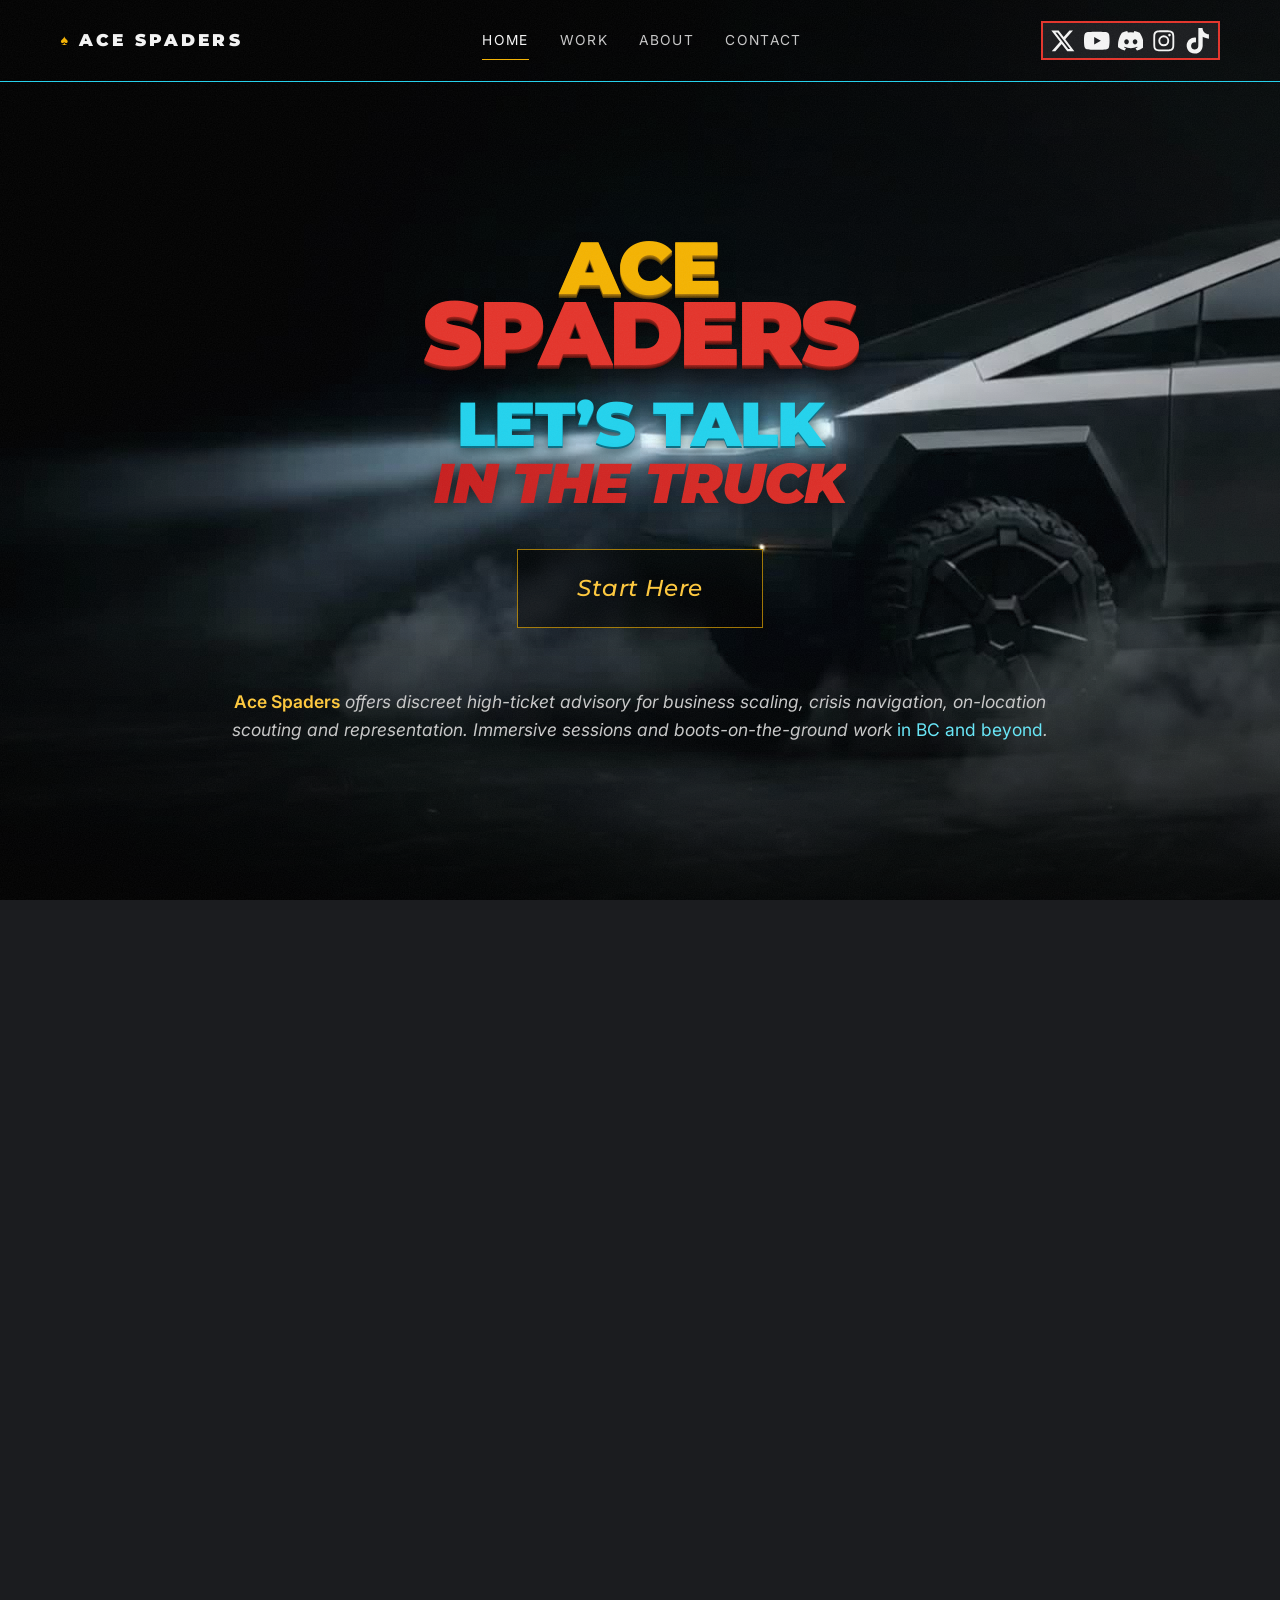
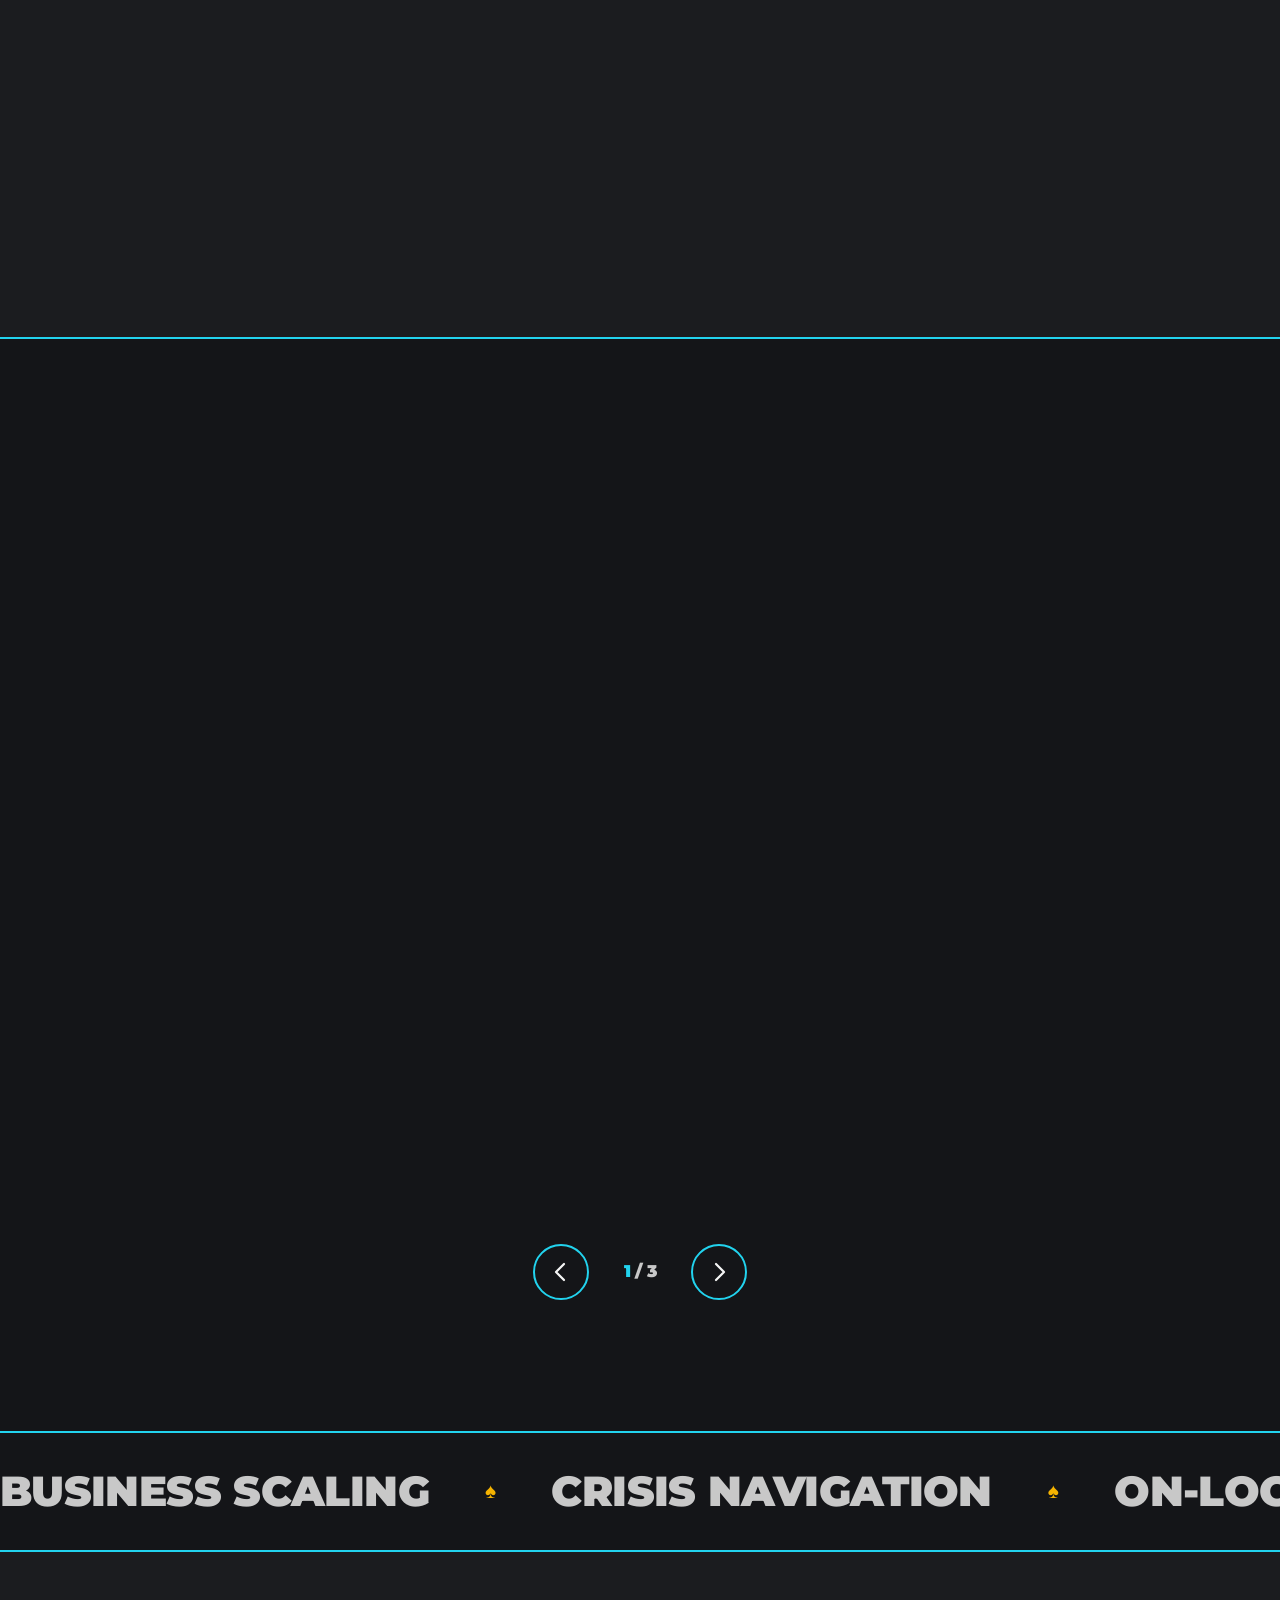
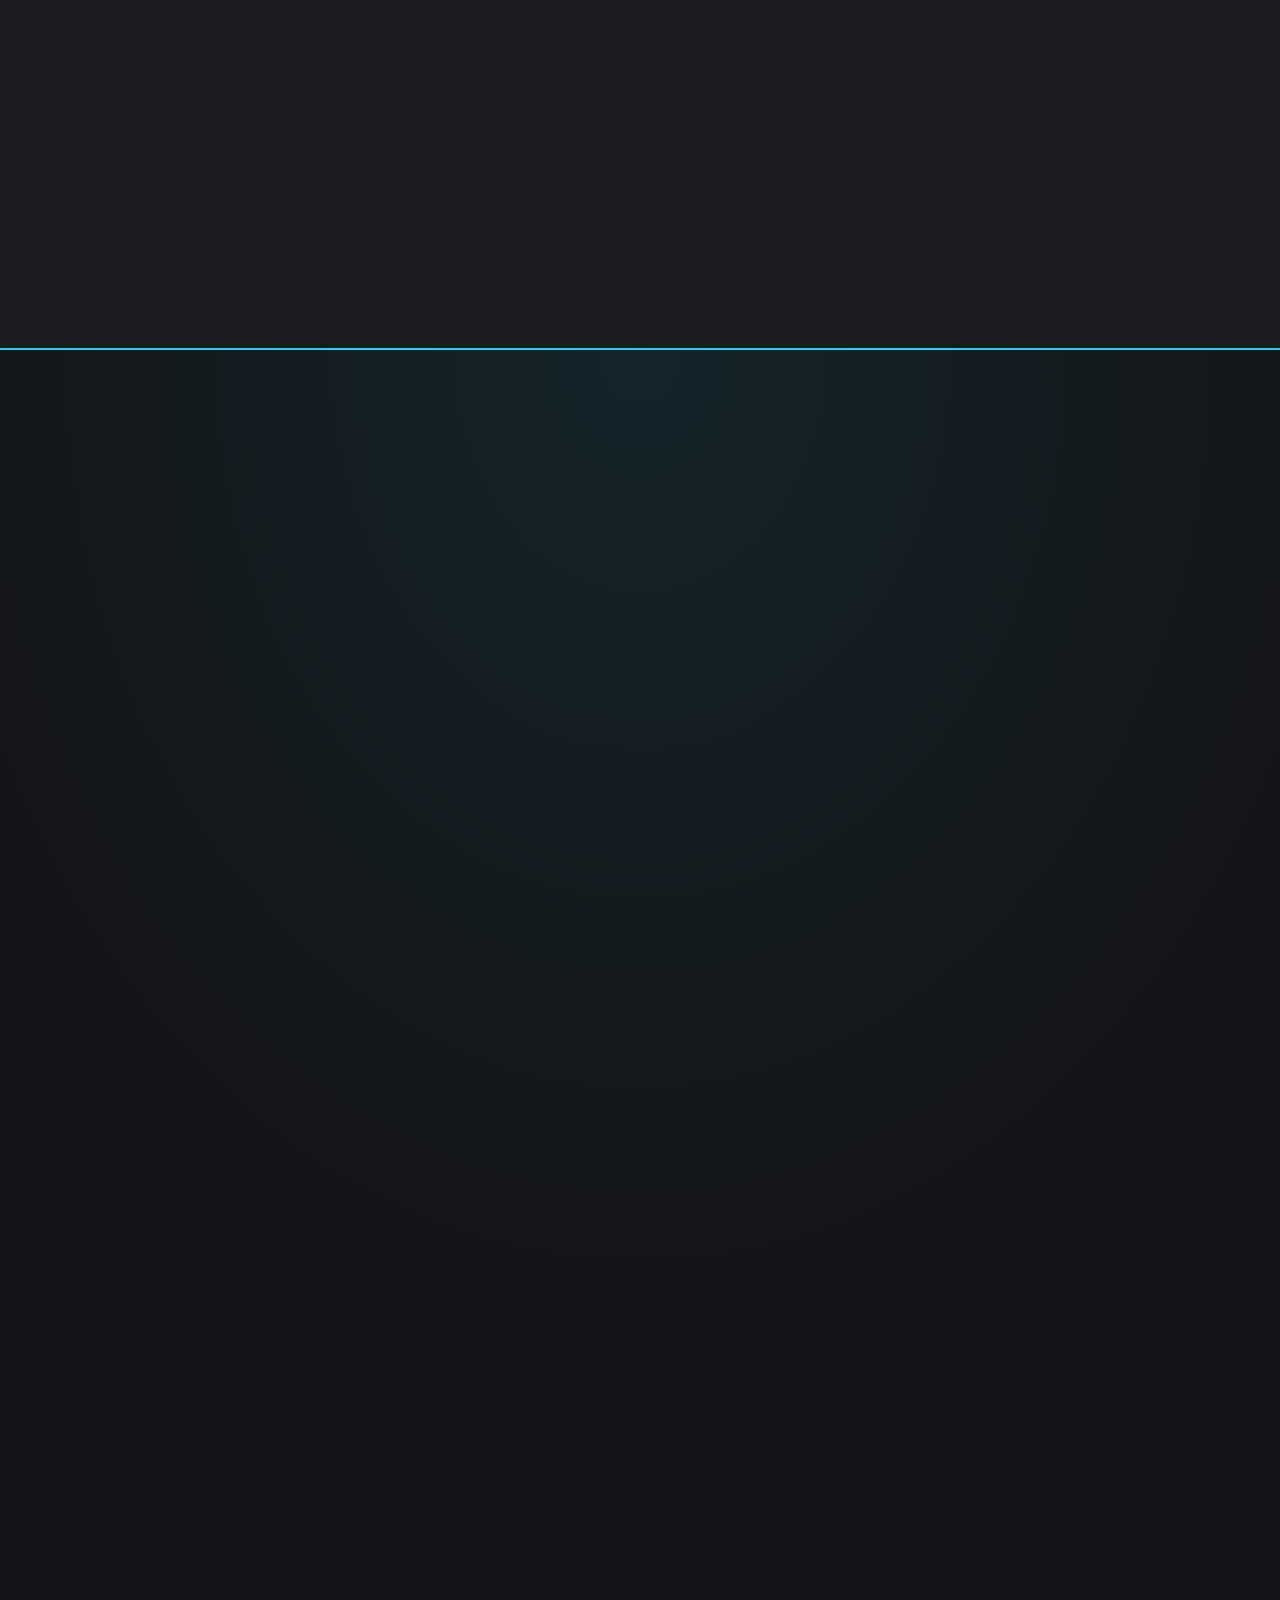
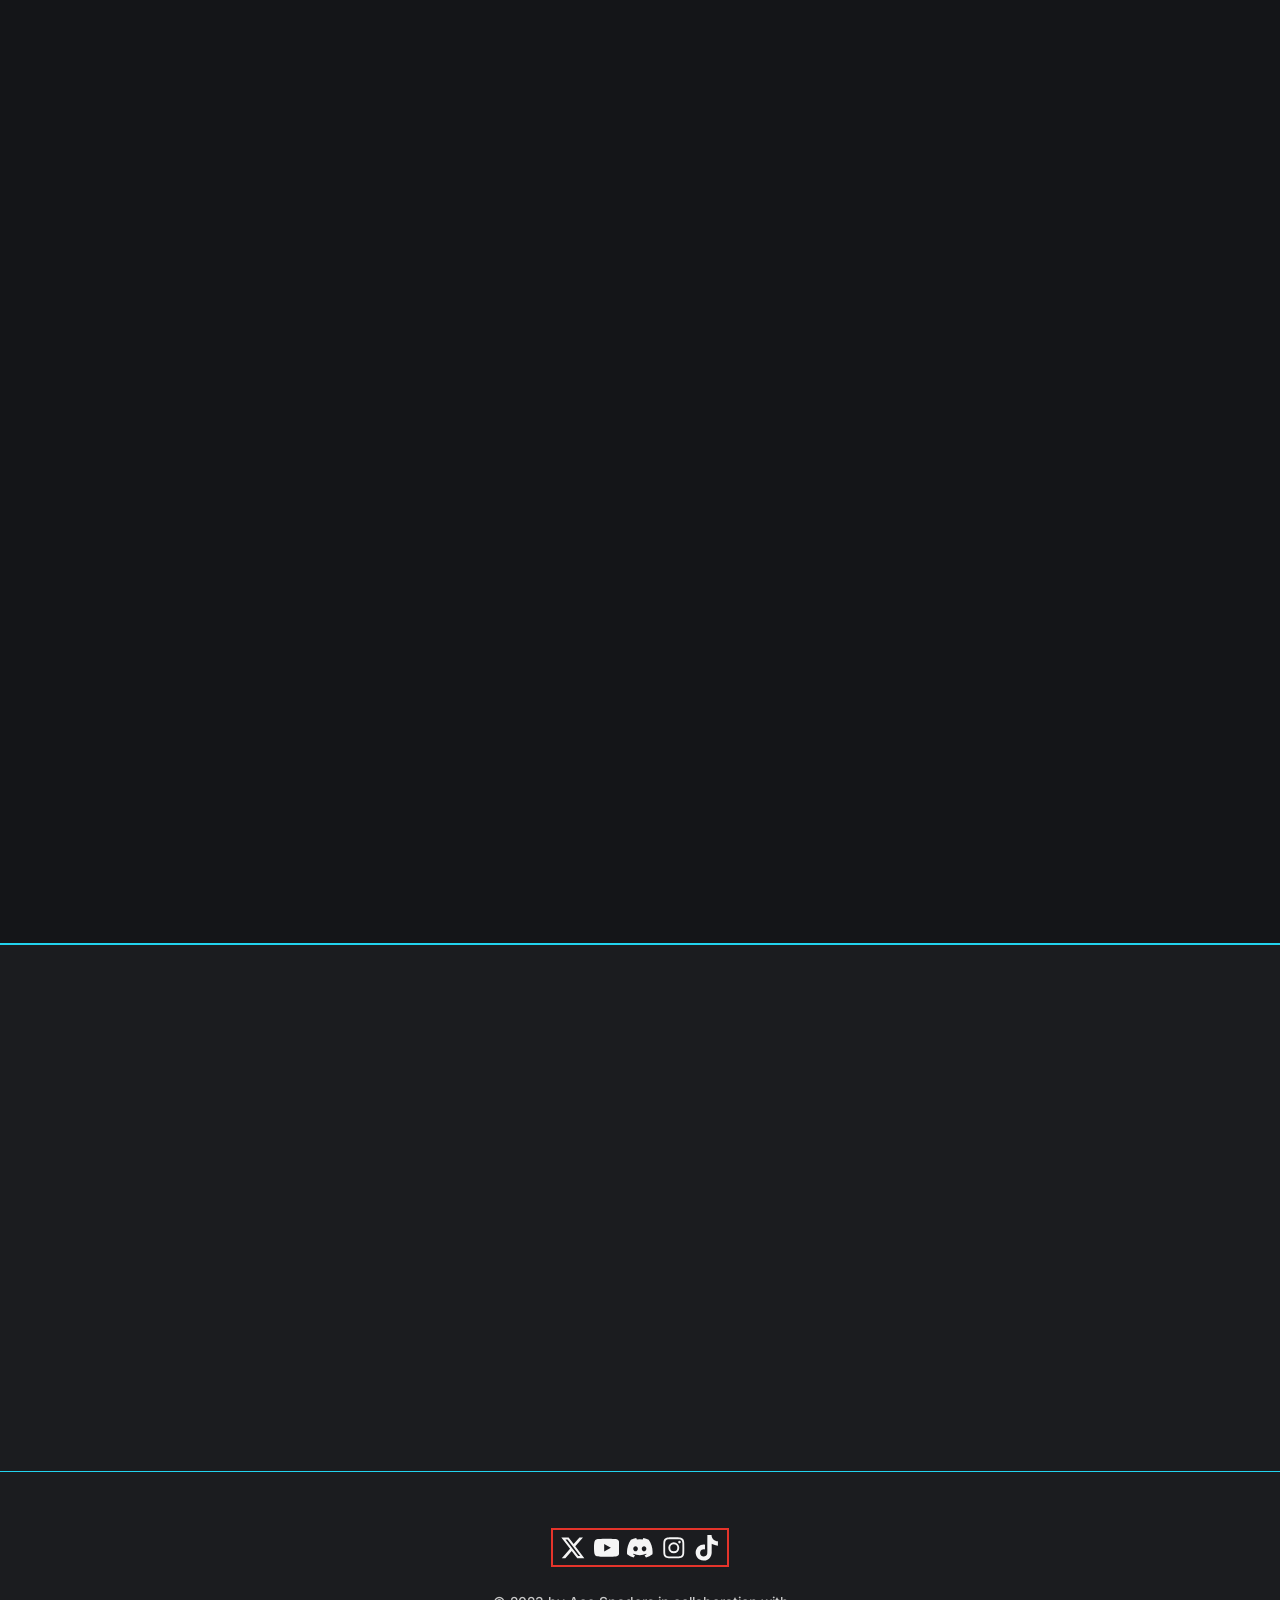
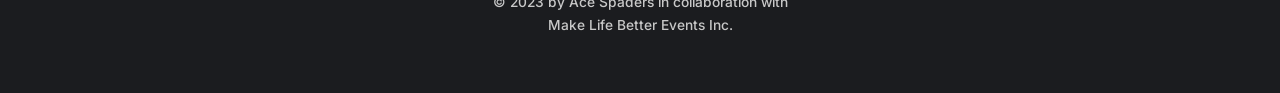
<file: products-services.html>
<!DOCTYPE html>
<html lang="en">
<head>
<meta charset="utf-8">
<!-- This page moved into the single-page layout. Kept as a redirect so the
     old Wix URL, which is already indexed, does not 404. -->
<meta http-equiv="refresh" content="0; url=index.html#paths">
<link rel="canonical" href="https://www.acespaders.com/index.html#paths">
<meta name="robots" content="noindex">
<title>Capability — Ace Spaders</title>
</head>
<body>
<p>This page now lives on the main page. <a href="index.html#paths">Continue to Choose Your Path</a>.</p>
</body>
</html>
</file>
<file: assets/css/tokens.css>
/* ==========================================================================
   TOKENS
   The single source of truth for colour, type, spacing and motion.
   Nothing in this file draws anything — it only declares values.
   Change a brand colour or the type scale here and the whole site follows.

   Palette and type are lifted from the existing Wix site so the rebuild
   keeps the same feeling:
     #1b1c1f  page ground       #f5b301  signature gold
     #22d3ee  cyan              #e5342b  red
     Montserrat Black display, Inter body
   ========================================================================== */

:root {
  /* ---- Colour ------------------------------------------------------------
     A warm near-black ramp — the darks carry a brown cast rather than going
     blue, which is what keeps it feeling like leather and asphalt instead of
     default-dark-mode. Gold, cyan and red carry all the colour. */
  --ink-900: #1b1c1f;   /* page ground */
  --ink-800: #141518;   /* recessed surface: panels behind media */
  --ink-700: #24262a;   /* raised surface: cards, stuck header */
  --ink-600: #32353a;   /* hover surface / hairline borders */
  --ink-500: #423737;   /* warm brown, for washes and dividers */

  --bone-100: #f5f5f5;  /* primary text */
  --bone-300: #c8c8c8;  /* secondary text */
  --bone-500: #9a9a9a;  /* muted / captions */

  /* Three accents, as on the original: gold for the mark, cyan for
     structure and interactive edges, red for frames and the SPADERS
     lettering. Gold stays the primary — the other two are used on the
     hero and the paths, where the original is at its loudest. */
  --gold-400: #ffc93c;  /* accent highlight */
  --gold-500: #f5b301;  /* accent base — the brand gold */
  --gold-600: #b87a00;  /* accent shadow */

  --cyan-400: #67e8f9;  /* highlight */
  --cyan-500: #22d3ee;  /* borders, path cards, "Let's Talk" */
  --cyan-600: #0e91ab;  /* shadow */

  --red-500: #e5342b;   /* SPADERS lettering, media frames */
  --red-600: #c81e1e;
  --red-700: #8b0000;

  /* Semantic aliases — components reference these, never the raw ramp. */
  --bg: var(--ink-900);
  --bg-raised: var(--ink-800);
  --bg-hover: var(--ink-700);
  --text: var(--bone-100);
  --text-soft: var(--bone-300);
  --text-muted: var(--bone-500);
  --accent: var(--gold-500);
  --accent-bright: var(--gold-400);
  --accent-deep: var(--gold-600);
  --edge: var(--cyan-500);        /* interactive edges, path borders */
  --edge-bright: var(--cyan-400);
  --frame: var(--red-500);        /* media frames, SPADERS */
  --alert: var(--red-500);
  --rule: color-mix(in oklab, var(--gold-500) 30%, transparent);
  --rule-faint: color-mix(in oklab, var(--bone-100) 10%, transparent);
  /* Teal-tinted divider, used for the rules between sections and list items
     so the page carries the brand cyan rather than plain grey hairlines. */
  --rule-edge: color-mix(in oklab, var(--cyan-500) 30%, transparent);

  /* ---- Type --------------------------------------------------------------
     Two families. Montserrat at its heaviest weight carries the display —
     the original site sets the ACE / SPADERS wordmark in Montserrat Black,
     and that industrial weight is most of the brand's character. Inter does
     the reading and takes wide tracking for small-caps labels.

     Note: the Wix site also uses "midnight-terror" for some display text.
     That face is licensed through Wix and cannot be served from a static
     host, so Montserrat Black carries the display voice instead and the
     roughness comes from texture rather than the letterforms. */
  --font-display: "Montserrat", "Helvetica Neue", Arial, sans-serif;
  --font-body: "Inter", -apple-system, BlinkMacSystemFont, "Segoe UI", Helvetica, Arial, sans-serif;

  --weight-display: 900;
  --weight-body: 400;
  --weight-medium: 500;
  --weight-semi: 600;

  /* Fluid scale. Each step interpolates between a 360px and a 1440px
     viewport, so type resizes continuously instead of snapping at
     breakpoints — this is what makes the layout feel fluid rather than
     stepped. Steps share one ratio so headings stay in proportion. */
  --step--1: clamp(0.78rem, 0.75rem + 0.14vw, 0.86rem);
  --step-0:  clamp(0.98rem, 0.94rem + 0.20vw, 1.09rem);
  --step-1:  clamp(1.18rem, 1.09rem + 0.42vw, 1.44rem);
  --step-2:  clamp(1.45rem, 1.26rem + 0.86vw, 1.94rem);
  --step-3:  clamp(1.80rem, 1.44rem + 1.62vw, 2.62rem);
  --step-4:  clamp(2.24rem, 1.61rem + 2.82vw, 3.53rem);
  --step-5:  clamp(2.80rem, 1.75rem + 4.68vw, 4.76rem);
  --step-6:  clamp(3.48rem, 1.79rem + 7.53vw, 6.43rem);
  /* The wordmark alone runs bigger than the scale — it is a mark, not text. */
  --step-mark: clamp(4rem, 1.2rem + 12.4vw, 11rem);

  /* Tracking. Heavy display type needs negative tracking to stop the
     counters filling in; labels need a lot of positive tracking. */
  --track-tight: -0.03em;
  --track-snug: -0.015em;
  --track-normal: 0;
  --track-wide: 0.1em;
  --track-widest: 0.26em;

  --leading-tight: 0.92;
  --leading-snug: 1.16;
  --leading-normal: 1.65;

  /* ---- Space -------------------------------------------------------------
     One geometric scale used for every margin, padding and gap on the site.
     Consistent rhythm is most of what separates "clean" from "busy". */
  --space-3xs: 0.25rem;
  --space-2xs: 0.5rem;
  --space-xs:  0.75rem;
  --space-s:   1rem;
  --space-m:   1.5rem;
  --space-l:   2.25rem;
  --space-xl:  3.5rem;
  --space-2xl: 5.5rem;
  --space-3xl: 8rem;

  /* Section rhythm is fluid too, so vertical pacing scales with the page. */
  --section-y: clamp(4.5rem, 3rem + 6.5vw, 9rem);
  --section-y-lg: clamp(6rem, 3.5rem + 10vw, 13rem);

  /* ---- Measure & layout --------------------------------------------------
     --shell is the outer page width; --measure caps paragraph line length
     around 68 characters, which is where long-form reading stays easy. */
  --shell: 78rem;
  --shell-narrow: 52rem;
  --measure: 34rem;
  --gutter: clamp(1.25rem, 0.7rem + 2.6vw, 3rem);

  /* Height of the fixed header, used for scroll-padding so anchor links
     land below it rather than underneath it. */
  --header-h: clamp(4.25rem, 3.5rem + 2vw, 5.5rem);

  /* ---- Edges & depth -----------------------------------------------------
     Corners stay square. Rounded corners read "friendly software"; this
     brand wants a cut edge. */
  --radius: 0px;
  --radius-sm: 2px;
  --border: 1px solid var(--ink-600);
  --shadow-soft: 0 1px 2px rgb(0 0 0 / 0.5), 0 12px 32px -12px rgb(0 0 0 / 0.7);
  --shadow-lift: 0 2px 4px rgb(0 0 0 / 0.5), 0 28px 60px -20px rgb(0 0 0 / 0.85);

  /* ---- Motion ------------------------------------------------------------
     Slow, eased, never bouncy. Every transition on the site pulls from
     these durations so nothing feels out of step. */
  --ease: cubic-bezier(0.22, 0.61, 0.36, 1);
  --ease-out-soft: cubic-bezier(0.16, 1, 0.3, 1);
  --dur-fast: 180ms;
  --dur: 340ms;
  --dur-slow: 720ms;

  /* The work carousel moves four properties at once — position, scale, blur
     and opacity — and they only read as one motion if they share a curve.
     Slower than --dur so the travel is legible, and a symmetric ease so the
     tile arrives without the late snap --ease has. */
  --dur-carousel: 650ms;
  --ease-carousel: cubic-bezier(0.4, 0, 0.2, 1);

  /* ---- Layering ----------------------------------------------------------
     Named z-indexes so stacking never becomes a guessing game. */
  --z-header: 100;
  --z-menu: 200;
  --z-lightbox: 300;
  --z-grain: 400;
}
</file>
<file: assets/css/base.css>
/* ==========================================================================
   BASE
   Reset, document defaults, raw element typography, and the grain overlay
   that gives the site its texture. No components live here.
   ========================================================================== */

/* ---- Reset --------------------------------------------------------------- */

*,
*::before,
*::after { box-sizing: border-box; }

* { margin: 0; }

html {
  -webkit-text-size-adjust: 100%;
  scroll-behavior: smooth;
  /* The whole site is one scrolling page, so this matters more than usual:
     it stops #about / #contact from landing underneath the fixed header. */
  scroll-padding-top: calc(var(--header-h) + var(--space-m));
}

body {
  min-height: 100svh;
  background-color: var(--bg);
  color: var(--text);
  font-family: var(--font-body);
  font-size: var(--step-0);
  line-height: var(--leading-normal);
  font-weight: 400;
  -webkit-font-smoothing: antialiased;
  -moz-osx-font-smoothing: grayscale;
  text-rendering: optimizeLegibility;
  overflow-x: hidden;
}

img, svg, video, canvas {
  display: block;
  max-width: 100%;
  height: auto;
}

input, button, textarea, select {
  font: inherit;
  color: inherit;
}

button { background: none; border: none; cursor: pointer; }

ul, ol { list-style: none; padding: 0; }

a { color: inherit; text-decoration: none; }

/* ---- Texture ------------------------------------------------------------
   The "rough" half of rough-luxury. A fixed fractal-noise layer sits over
   the whole page at low opacity, so flat blacks pick up a papery grain
   instead of reading as dead screen-black. It is inlined as a data URI so
   there is no extra request and nothing to break offline.

   PERFORMANCE — do not put mix-blend-mode back on this.
   A fixed, full-viewport, blended layer has to be re-composited against
   whatever is beneath it on every frame in which that changes. Over the
   scroll-scrubbed hero video, "changes" means every single frame, and it
   measured as the single largest source of scroll jank on the site: with
   `mix-blend-mode: overlay` the frame time through the hero sat at 33ms
   (30fps) with 127 of 132 frames running long; without it, 16.7ms (60fps).

   The noise is tuned to read the same unblended — the site's grounds are
   near-black, where `overlay` was mostly just lifting darks anyway, which
   a plain low-opacity noise layer does for free. */

body::after {
  content: "";
  position: fixed;
  inset: 0;
  z-index: var(--z-grain);
  pointer-events: none;
  opacity: 0.11;
  background-image: url("data:image/svg+xml,%3Csvg xmlns='http://www.w3.org/2000/svg' width='220' height='220'%3E%3Cfilter id='n'%3E%3CfeTurbulence type='fractalNoise' baseFrequency='0.82' numOctaves='4' stitchTiles='stitch'/%3E%3CfeColorMatrix type='saturate' values='0'/%3E%3C/filter%3E%3Crect width='100%25' height='100%25' filter='url(%23n)' opacity='0.55'/%3E%3C/svg%3E");
}

/* A faint vignette keeps attention centred and stops the page edges from
   feeling like they just stop. */
body::before {
  content: "";
  position: fixed;
  inset: 0;
  z-index: 0;
  pointer-events: none;
  background: radial-gradient(120% 90% at 50% 0%, transparent 40%, rgb(0 0 0 / 0.55) 100%);
}

/* ---- Element typography -------------------------------------------------- */

/* Display type is heavy, tight and upper-case — the industrial half of the
   brand. Roughness comes from texture and edges, not from the letterforms,
   so the type itself stays clean and legible at every size. */
h1, h2, h3, h4 {
  font-family: var(--font-display);
  font-weight: var(--weight-display);
  line-height: var(--leading-tight);
  letter-spacing: var(--track-tight);
  text-transform: uppercase;
  text-wrap: balance;
}

h1 { font-size: var(--step-5); }
h2 { font-size: var(--step-4); }
h3 { font-size: var(--step-2); letter-spacing: var(--track-snug); }
h4 { font-size: var(--step-1); letter-spacing: var(--track-snug); }

p { text-wrap: pretty; }

p, li { color: var(--text-soft); }

strong { color: var(--text); font-weight: 600; }

em { font-style: italic; }

::selection {
  background: var(--gold-500);
  color: var(--ink-900);
}

/* ---- Focus --------------------------------------------------------------
   One visible focus ring everywhere, only for keyboard users. */

:focus-visible {
  outline: 2px solid var(--accent-bright);
  outline-offset: 3px;
  border-radius: 1px;
}

:focus:not(:focus-visible) { outline: none; }

/* ---- Utilities ----------------------------------------------------------- */

/* Visually hidden but still announced by screen readers. */
.sr-only {
  position: absolute;
  width: 1px; height: 1px;
  padding: 0; margin: -1px;
  overflow: hidden;
  clip-path: inset(50%);
  white-space: nowrap;
}

/* Keyboard users get a skip link before anything else on the page. */
.skip-link {
  position: absolute;
  top: var(--space-s);
  left: var(--space-s);
  z-index: calc(var(--z-menu) + 1);
  padding: var(--space-2xs) var(--space-s);
  background: var(--gold-500);
  color: var(--ink-900);
  font-size: var(--step--1);
  letter-spacing: var(--track-wide);
  text-transform: uppercase;
  transform: translateY(-160%);
  transition: transform var(--dur) var(--ease);
}
.skip-link:focus-visible { transform: translateY(0); }

/* ---- Motion preference ---------------------------------------------------
   Honour the OS setting. Reveal animations are driven by a class that JS
   adds, so switching them off here is enough to make the site static. */

@media (prefers-reduced-motion: reduce) {
  html { scroll-behavior: auto; }

  *,
  *::before,
  *::after {
    animation-duration: 0.01ms !important;
    animation-iteration-count: 1 !important;
    transition-duration: 0.01ms !important;
    scroll-behavior: auto !important;
  }
}
</file>
<file: assets/css/layout.css>
/* ==========================================================================
   LAYOUT
   Page shell, header and navigation, section rhythm, grids, footer.
   Structural concerns only — anything reusable and self-contained lives in
   components.css instead.
   ========================================================================== */

/* ---- Shell --------------------------------------------------------------
   One container class used by every section on the site. The narrow variant
   is for long-form reading columns. */

.shell {
  width: 100%;
  max-width: var(--shell);
  margin-inline: auto;
  padding-inline: var(--gutter);
}

.shell--narrow { max-width: var(--shell-narrow); }

/* Page content sits above the vignette painted by body::before. */
.page { position: relative; z-index: 1; }

/* ---- Section rhythm -----------------------------------------------------
   Sections carry their own vertical space so pages never hand-tune margins.
   .section--flush removes the top pad where two sections should read as one
   continuous block. */

.section { padding-block: var(--section-y); }
.section--lg { padding-block: var(--section-y-lg); }
.section--flush { padding-block-start: 0; }
.section--raised { background: var(--bg-raised); }

/* A hairline between stacked sections, faded at both ends so it reads as a
   drawn line rather than a border. */
.section--ruled { border-top: 1px solid transparent; border-image: linear-gradient(90deg, transparent, var(--rule-edge) 22%, var(--rule-edge) 78%, transparent) 1; }

/* The full-width teal edge the about section carries, as a divider a section
   can wear on its own top border. Matches .about-feature's border-block. */
.section--edged { border-top: 2px solid var(--edge); }

/* ---- Header -------------------------------------------------------------
   Fixed, transparent over the hero, then fades to a solid blurred bar once
   the page scrolls. JS toggles .is-stuck. */

.header {
  position: fixed;
  inset-block-start: 0;
  inset-inline: 0;
  z-index: var(--z-header);
  transition: background-color var(--dur) var(--ease),
              border-color var(--dur) var(--ease);
  border-bottom: 1px solid transparent;
}

/* PERFORMANCE — this used to be `backdrop-filter: blur(14px) saturate(1.4)`
   over an 82%-opaque bar. A backdrop-filter on a fixed, full-width element
   re-filters everything behind it on every frame that changes, which over
   the scrolling hero video was the second-largest source of jank (p95 frame
   time 50ms with the blur, 16.8ms without).

   At only 18% transmission the blur was barely visible anyway, so the bar
   now carries the same weight with opacity alone plus a soft gradient into
   the page. If you reintroduce the blur, re-measure the hero scroll. */
.header.is-stuck {
  background:
    linear-gradient(
      to bottom,
      color-mix(in oklab, var(--ink-900) 94%, transparent),
      color-mix(in oklab, var(--ink-900) 88%, transparent)
    );
  border-bottom-color: var(--rule-faint);
}

.header__inner {
  display: flex;
  align-items: center;
  justify-content: space-between;
  gap: var(--space-m);
  min-height: clamp(4.25rem, 3.5rem + 2vw, 5.5rem);
}

/* ---- Wordmark ------------------------------------------------------------ */

.wordmark {
  display: inline-flex;
  align-items: center;
  gap: var(--space-2xs);
  font-family: var(--font-display);
  font-size: var(--step-0);
  font-weight: var(--weight-display);
  letter-spacing: 0.18em;
  text-transform: uppercase;
  color: var(--text);
  white-space: nowrap;
}

.wordmark__spade {
  color: var(--accent);
  font-size: 0.82em;
  transition: transform var(--dur) var(--ease), color var(--dur) var(--ease);
}

.wordmark:hover .wordmark__spade {
  color: var(--accent-bright);
  transform: rotate(-12deg) scale(1.08);
}

/* ---- Primary navigation -------------------------------------------------- */

.nav__list {
  display: flex;
  align-items: center;
  gap: clamp(var(--space-m), 0.5rem + 1.8vw, var(--space-xl));
}

.nav__link {
  position: relative;
  display: inline-block;
  padding-block: var(--space-2xs);
  font-size: var(--step--1);
  letter-spacing: var(--track-wide);
  text-transform: uppercase;
  color: var(--text-soft);
  transition: color var(--dur-fast) var(--ease);
}

/* Underline grows from the left on hover and stays put on the current page.
   Using transform (not width) keeps it on the compositor. */
.nav__link::after {
  content: "";
  position: absolute;
  inset-inline: 0;
  inset-block-end: 0;
  height: 1px;
  background: var(--accent);
  transform: scaleX(0);
  transform-origin: left;
  transition: transform var(--dur) var(--ease);
}

.nav__link:hover { color: var(--text); }
.nav__link:hover::after { transform: scaleX(1); }

.nav__link[aria-current="page"] { color: var(--text); }
.nav__link[aria-current="page"]::after { transform: scaleX(1); }

/* The two path links leave the single page for a separate file, so they are
   marked out from the in-page anchors with the brand amber. */
.nav__link--path { color: var(--accent); }
.nav__link--path:hover { color: var(--accent-bright); }

/* A hairline before the first path link, separating "sections of this page"
   from "somewhere else". Hidden in the stacked mobile sheet. */
.nav__item--divide { position: relative; }

.nav__item--divide::before {
  content: "";
  position: absolute;
  inset-block: 0.15rem;
  inset-inline-start: calc(clamp(var(--space-m), 0.5rem + 1.8vw, var(--space-xl)) / -2);
  width: 1px;
  background: var(--rule-faint);
}

@media (max-width: 56rem) {
  .nav__item--divide::before { display: none; }
}

/* ---- Menu toggle (small screens) ----------------------------------------
   Two bars that cross into an X. Hidden entirely on desktop. */

.nav__toggle {
  display: none;
  position: relative;
  width: 2.75rem;
  height: 2.75rem;
  margin-inline-end: calc(var(--space-2xs) * -1);
  color: var(--text);
}

.nav__toggle span {
  position: absolute;
  inset-inline: 0.6rem;
  height: 1px;
  background: currentColor;
  transition: transform var(--dur) var(--ease), opacity var(--dur-fast) var(--ease);
}

.nav__toggle span:nth-child(1) { top: 1.15rem; }
.nav__toggle span:nth-child(2) { top: 1.6rem; }

.nav__toggle[aria-expanded="true"] span:nth-child(1) { transform: translateY(0.225rem) rotate(45deg); }
.nav__toggle[aria-expanded="true"] span:nth-child(2) { transform: translateY(-0.225rem) rotate(-45deg); }

@media (max-width: 56rem) {
  .nav__toggle { display: block; }

  /* Full-height sheet. Kept in the DOM and moved off-screen so the
     transition can run in both directions. */
  .nav__list {
    position: fixed;
    inset: 0;
    z-index: var(--z-menu);
    flex-direction: column;
    justify-content: center;
    gap: var(--space-l);
    background: color-mix(in oklab, var(--ink-900) 97%, transparent);
    backdrop-filter: blur(18px);
    opacity: 0;
    visibility: hidden;
    transform: translateY(-1.5rem);
    transition: opacity var(--dur) var(--ease),
                transform var(--dur) var(--ease),
                visibility 0s linear var(--dur);
  }

  .nav__list.is-open {
    opacity: 1;
    visibility: visible;
    transform: translateY(0);
    transition-delay: 0s;
  }

  .nav__link { font-size: var(--step-2); letter-spacing: var(--track-widest); }

  /* Links stagger in behind the sheet so the menu unfolds rather than
     appearing all at once. */
  .nav__list.is-open .nav__item {
    animation: menu-in var(--dur-slow) var(--ease-out-soft) backwards;
    animation-delay: calc(60ms * var(--i, 0) + 90ms);
  }

  @keyframes menu-in {
    from { opacity: 0; transform: translateY(1.25rem); }
    to   { opacity: 1; transform: translateY(0); }
  }
}

/* When the sheet is open the page behind it must not scroll. */
body.is-menu-open { overflow: hidden; }

/* ---- Grids --------------------------------------------------------------
   Auto-fit grids so column counts fall out of the available width instead
   of a stack of breakpoints. */

.grid {
  display: grid;
  gap: var(--space-m);
}

/* Track minimums are tuned against the 78rem shell so these land on 2, 3 and
   4 columns respectively at desktop width, rather than squeezing in an extra
   column and forcing headings to wrap mid-word. */
.grid--2 { grid-template-columns: repeat(auto-fit, minmax(min(26rem, 100%), 1fr)); }
.grid--3 { grid-template-columns: repeat(auto-fit, minmax(min(20rem, 100%), 1fr)); }
.grid--4 { grid-template-columns: repeat(auto-fit, minmax(min(15rem, 100%), 1fr)); }

/* Asymmetric split for text-beside-image blocks. Collapses to one column
   when there is not enough room for the narrower track. */
.split {
  display: grid;
  gap: clamp(var(--space-l), 1rem + 4vw, var(--space-2xl));
  align-items: center;
  grid-template-columns: repeat(auto-fit, minmax(min(22rem, 100%), 1fr));
}

.split--reverse > :first-child { order: 2; }

@media (max-width: 48rem) {
  .split--reverse > :first-child { order: 0; }
}
</file>
<file: assets/css/components.css>
/* ==========================================================================
   COMPONENTS
   Reusable, self-contained pieces. Each one should be droppable into any
   page without knowing what surrounds it.
   ========================================================================== */

/* ---- Scroll reveal ------------------------------------------------------
   The base state is applied by JS (which adds .js to <html>), so with
   scripting off every element simply renders visible. IntersectionObserver
   then adds .is-visible as things enter the viewport.
   --d lets a parent stagger its children. */

.js [data-reveal] {
  opacity: 0;
  transform: translateY(1.75rem);
  transition: opacity var(--dur-slow) var(--ease-out-soft),
              transform var(--dur-slow) var(--ease-out-soft);
  transition-delay: var(--d, 0ms);
}

.js [data-reveal].is-visible {
  opacity: 1;
  transform: none;
}

@media (prefers-reduced-motion: reduce) {
  .js [data-reveal] { opacity: 1; transform: none; }
}

/* ---- Eyebrow ------------------------------------------------------------
   Small tracked-out label above a heading, prefixed with a short rule.
   Used to number and name every major section. */

.eyebrow {
  display: flex;
  align-items: center;
  gap: var(--space-xs);
  margin-block-end: var(--space-s);
  font-size: var(--step--1);
  font-weight: 500;
  letter-spacing: var(--track-widest);
  text-transform: uppercase;
  color: var(--accent);
}

.eyebrow::before {
  content: "";
  width: clamp(1.5rem, 3vw, 2.75rem);
  height: 1px;
  flex: none;
  background: linear-gradient(90deg, transparent, var(--accent));
}

.eyebrow--center { justify-content: center; }
.eyebrow--center::after {
  content: "";
  width: clamp(1.5rem, 3vw, 2.75rem);
  height: 1px;
  flex: none;
  background: linear-gradient(90deg, var(--accent), transparent);
}

/* ---- Section head -------------------------------------------------------- */

.section-head { max-width: 46rem; margin-block-end: var(--space-xl); }

.section-head--center {
  margin-inline: auto;
  text-align: center;
}

.section-head__lead {
  margin-block-start: var(--space-m);
  max-width: var(--measure);
  font-size: var(--step-1);
  color: var(--text-soft);
}

.section-head--center .section-head__lead { margin-inline: auto; }

/* ---- Lede ---------------------------------------------------------------
   A single oversized paragraph, used to open a page section. */

.lede {
  font-size: var(--step-1);
  line-height: 1.5;
  color: var(--text-soft);
  max-width: var(--measure);
}

.prose > * + * { margin-block-start: var(--space-m); }
.prose p { max-width: var(--measure); }

/* ---- Ornamental rule ----------------------------------------------------
   Hairline with a spade set into the middle. Used to break long pages
   without adding another heading. */

.ornament {
  display: flex;
  align-items: center;
  gap: var(--space-m);
  color: var(--accent);
}

.ornament::before,
.ornament::after {
  content: "";
  flex: 1;
  height: 1px;
  background: linear-gradient(90deg, transparent, var(--rule), transparent);
}

.ornament__mark { font-size: var(--step-0); opacity: 0.85; }

/* ---- Buttons ------------------------------------------------------------
   Two weights: a solid amber primary and a hairline ghost. Both use an
   inner sheen that sweeps across on hover. */

.btn {
  --btn-bg: transparent;
  --btn-fg: var(--text);
  --btn-border: var(--rule);
  position: relative;
  display: inline-flex;
  align-items: center;
  justify-content: center;
  gap: var(--space-2xs);
  padding: 0.95em 2em;
  overflow: hidden;
  border: 1px solid var(--btn-border);
  border-radius: var(--radius);
  background: var(--btn-bg);
  color: var(--btn-fg);
  font-size: var(--step--1);
  font-weight: 500;
  letter-spacing: var(--track-wide);
  text-transform: uppercase;
  white-space: nowrap;
  cursor: pointer;
  transition: color var(--dur) var(--ease),
              border-color var(--dur) var(--ease),
              background-color var(--dur) var(--ease),
              transform var(--dur-fast) var(--ease);
}

/* The sheen. Sits above the background, below the label. */
.btn::before {
  content: "";
  position: absolute;
  inset: 0;
  background: linear-gradient(110deg, transparent 30%, rgb(255 255 255 / 0.14) 50%, transparent 70%);
  transform: translateX(-110%);
  transition: transform var(--dur-slow) var(--ease);
}

.btn:hover::before { transform: translateX(110%); }
.btn > * { position: relative; }
.btn:active { transform: translateY(1px); }

.btn--primary {
  --btn-bg: var(--gold-500);
  --btn-fg: var(--ink-900);
  --btn-border: var(--gold-500);
  font-weight: 600;
}

.btn--primary:hover {
  --btn-bg: var(--gold-400);
  --btn-border: var(--gold-400);
}

.btn--ghost:hover {
  --btn-border: var(--accent);
  --btn-bg: color-mix(in oklab, var(--gold-500) 10%, transparent);
}

.btn-row {
  display: flex;
  flex-wrap: wrap;
  gap: var(--space-s);
  margin-block-start: var(--space-l);
}

.btn-row--center { justify-content: center; }

/* ---- Text link ----------------------------------------------------------
   Inline link with an arrow that nudges forward on hover. */

.link {
  display: inline-flex;
  align-items: center;
  gap: 0.5em;
  font-size: var(--step--1);
  letter-spacing: var(--track-wide);
  text-transform: uppercase;
  color: var(--accent);
  transition: color var(--dur-fast) var(--ease);
}

.link__arrow { transition: transform var(--dur) var(--ease); }
.link:hover { color: var(--accent-bright); }
.link:hover .link__arrow { transform: translateX(0.35em); }

/* ---- Definition rows ----------------------------------------------------
   Label/value pairs — contact details, engagement terms. */

.rows { display: grid; }

.row {
  display: grid;
  grid-template-columns: minmax(6.5rem, 12rem) 1fr;
  gap: var(--space-m);
  padding-block: var(--space-m);
  border-top: 1px solid var(--rule-faint);
  align-items: baseline;
}

.row:last-child { border-bottom: 1px solid var(--rule-faint); }

.row__label {
  font-size: var(--step--1);
  font-weight: 500;
  letter-spacing: var(--track-wide);
  text-transform: uppercase;
  color: var(--text-muted);
}

.row__value { color: var(--text); }
.row__value a { border-bottom: 1px solid var(--rule); transition: border-color var(--dur-fast) var(--ease), color var(--dur-fast) var(--ease); }
.row__value a:hover { color: var(--accent-bright); border-color: var(--accent-bright); }

/* A condition attached to a row value — "visit by appointment only" under the
   street address. Sits on its own line so it cannot be read as part of it. */
.row__note {
  display: inline-block;
  margin-block-start: var(--space-2xs);
  padding: 0.25em 0.7em;
  border: 1px solid color-mix(in oklab, var(--gold-500) 45%, transparent);
  font-size: var(--step--1);
  font-weight: 500;
  letter-spacing: var(--track-wide);
  text-transform: uppercase;
  color: var(--accent);
}

@media (max-width: 34rem) {
  .row { grid-template-columns: 1fr; gap: var(--space-3xs); }
}

/* ---- Tag ---------------------------------------------------------------- */

.tag {
  display: inline-block;
  padding: 0.35em 0.85em;
  border: 1px solid var(--rule);
  border-radius: 999px;
  font-size: var(--step--1);
  letter-spacing: var(--track-wide);
  text-transform: uppercase;
  color: var(--accent);
}

.tag-row { display: flex; flex-wrap: wrap; gap: var(--space-2xs); }

/* ---- Form ---------------------------------------------------------------- */

.form { display: grid; gap: var(--space-m); }

.field { display: grid; gap: var(--space-2xs); }

.field__label {
  font-size: var(--step--1);
  font-weight: 500;
  letter-spacing: var(--track-wide);
  text-transform: uppercase;
  color: var(--text-muted);
}

.field__control {
  width: 100%;
  padding: 0.9em 1em;
  background: var(--ink-900);
  border: 1px solid var(--ink-600);
  border-radius: var(--radius);
  color: var(--text);
  font-size: var(--step-0);
  transition: border-color var(--dur-fast) var(--ease),
              background-color var(--dur-fast) var(--ease);
}

.field__control::placeholder { color: color-mix(in oklab, var(--bone-500) 70%, transparent); }

.field__control:hover { border-color: color-mix(in oklab, var(--gold-500) 30%, var(--ink-600)); }

.field__control:focus {
  outline: none;
  border-color: var(--accent);
  background: var(--ink-800);
}

/* Keep the focus ring for keyboard users on top of the border treatment. */
.field__control:focus-visible { outline: 2px solid var(--accent-bright); outline-offset: 2px; }

textarea.field__control { min-height: 9rem; resize: vertical; }

.field__hint { font-size: var(--step--1); color: var(--text-muted); }

.form__note {
  font-size: var(--step--1);
  color: var(--text-muted);
}

/* ---- Magnetic --------------------------------------------------------------
   JS adds .is-magnetic and writes --mx/--my as the element is approached, so
   it leans toward the cursor and springs back when the cursor leaves.

   The offset uses the standalone `translate` property rather than a transform.
   Several magnetic elements already have a transform of their own — the work
   arrows scale on hover, the Start Here button is mid-scale in a keyframe
   animation — and a transform written from JS would replace theirs. As its
   own property it simply composes with whatever they do. */

.is-magnetic { translate: var(--mx, 0px) var(--my, 0px); }

@media (prefers-reduced-motion: reduce) {
  .is-magnetic { translate: none; }
}

/* ---- Spotlight -------------------------------------------------------------
   A bright duplicate of the text laid exactly over the original and masked to
   a disc that follows the cursor. Nothing is dimmed to make room for it: the
   text underneath keeps its own colour, so the copy is exactly as readable
   with the cursor away as it was before, and the effect only adds light.

   JS builds the duplicate and writes --spot-x/--spot-y. It is aria-hidden and
   inert to pointing, so it is one element to the eye and none to anything
   else. */

[data-spotlight] { position: relative; }

.spotlight__lit {
  position: absolute;
  inset: 0;
  pointer-events: none;
  color: var(--accent-bright);
  /* Parked off-screen until the cursor is over the text, so the lit copy is
     invisible rather than centred on 0,0. */
  --spot-x: -9999px;
  --spot-y: -9999px;
  -webkit-mask-image: radial-gradient(circle var(--spot-r, 130px) at var(--spot-x) var(--spot-y),
                                      #000 0%, #000 30%, transparent 70%);
          mask-image: radial-gradient(circle var(--spot-r, 130px) at var(--spot-x) var(--spot-y),
                                      #000 0%, #000 30%, transparent 70%);
}

/* The duplicate inherits the original's markup, so anything already coloured
   inside it has to be overridden or the disc would light it in its own colour
   instead of the spotlight's. */
.spotlight__lit strong,
.spotlight__lit em,
.spotlight__lit b,
.spotlight__lit a { color: inherit; }

@media (prefers-reduced-motion: reduce) {
  .spotlight__lit { display: none; }
}
</file>
<file: assets/css/pages.css>
/* ==========================================================================
   PAGES
   Blocks belonging to a specific page or page type: the split hero and its
   two paths, the About band, the shared offer layout used by ace-advisor and
   cybertruck, the header socials, the footer, and the contact form panel.
   ========================================================================== */

/* ==========================================================================
   HERO
   A single centred block: the ACE / SPADERS mark over "Let's Talk In The
   Truck", with Start Here beneath. No photographs, no frame.

   Cursor reactions are driven by two custom properties that JS writes on
   the hero — --mx and --my, each running -1 to 1 from the centre. CSS does
   all the actual movement, so if JS never loads the values fall back to 0
   and everything simply sits still.
   ========================================================================== */
/* ===== SCROLL HERO =======================================================
   A 100vh panel pinned inside a taller section: scrolling through the extra
   height scrubs the video rather than moving the panel.

   The tall section is gated behind .js and behind reduced motion. Without
   either, the height collapses to one screen — otherwise a visitor who is
   not getting the scrub would scroll through two blank viewports to reach
   the rest of the page. */

.hero-split {
  position: relative;
  height: 100svh;
}

/* The scrub length. 300vh ≈ two viewports of scrolling across the shot;
   raise it to slow the scrub down, lower it to speed it up. Nothing in the
   JavaScript needs to change — it reads this height. */
.js .hero-split { height: 300vh; }

@media (prefers-reduced-motion: reduce) {
  .js .hero-split { height: 100svh; }
}

.hero-sticky {
  position: sticky;
  top: 0;
  height: 100svh;
  width: 100%;
  overflow: hidden;
  display: grid;
  place-items: center;
  /* Its own compositing layer, so scrolling the page past a pinned panel is
     a layer move rather than a repaint of everything inside it. */
  transform: translateZ(0);
}

.hero-video {
  position: absolute;
  inset: 0;
  width: 100%;
  height: 100%;
  /* base.css sets height:auto on every video; class beats element. */
  object-fit: cover;
  z-index: 0;
  display: block;
  pointer-events: none;
  background: var(--ink-900);
}

/* Until the video reports a decoded frame, the poster is doing the work and
   the <video> box would sit on top of it empty. Fade it in once JS confirms
   there is something to show. */
.hero-video { opacity: 0; transition: opacity var(--dur-slow) var(--ease); }
.hero-video.is-ready { opacity: 1; }

/* Poster as a real background layer rather than the video's own poster
   attribute, so it stays behind the video during the crossfade instead of
   being swapped out the instant the first frame lands. */
.hero-sticky::before {
  content: "";
  position: absolute;
  inset: 0;
  z-index: 0;
  background: var(--ink-900) url("../img/hero-poster-2.jpg") center / cover no-repeat;
}

.hero-overlay {
  position: absolute;
  inset: 0;
  z-index: 1;
  background:
    radial-gradient(ellipse at center, transparent 30%, rgba(0, 0, 0, 0.55) 100%),
    linear-gradient(to bottom, rgba(0, 0, 0, 0.45) 0%, transparent 25%, transparent 70%, rgba(0, 0, 0, 0.7) 100%);
  pointer-events: none;
}

.hero-split__inner {
  position: relative;
  z-index: 2;
  display: grid;
  justify-items: center;
  gap: var(--space-m);
  padding-block: calc(var(--header-h) + var(--space-2xl)) var(--space-2xl);
  text-align: center;

  /* --hero-progress is written by main.js as you scroll through the hero: 0
     at the top, 1 at the bottom. The lettering slides left across that range
     while the shot keeps running, so the two move against each other instead
     of sitting still together.

     It stays at 0 with JavaScript off and under reduced motion (the scrub
     never starts, so the property is never written), and the block simply
     sits centred. */
  transform: translate3d(calc(var(--hero-progress, 0) * -16vw), 0, 0);
  will-change: transform;
}
/* Red and teal washes behind the lettering — the only colour in the hero now
   that the photographs are gone. */


/* ---- ACE / SPADERS mark -------------------------------------------------
   Drifts toward the cursor. SPADERS additionally tilts toward it, pivoting
   from its own centre, which is what gives the pair a bit of parallax
   instead of moving as one rigid block. */

.hero-mark {
  position: relative;
  z-index: 1;
  margin: 0;
  text-align: center;
  font-family: var(--font-display);
  font-weight: var(--weight-display);
  line-height: 0.86;
  text-transform: uppercase;
  /* --mx / --my are written by JS; 0 is the resting state. */
  transform: translate3d(calc(var(--mx, 0) * 14px), calc(var(--my, 0) * 10px), 0);
  transition: transform 240ms var(--ease-out-soft);
}

.hero-mark__ace,
.hero-mark__spaders { display: block; }

.hero-mark__ace {
  font-size: clamp(2.2rem, 1rem + 5.4vw, 4.6rem);
  letter-spacing: var(--track-snug);
  color: var(--gold-500);
  /* Layered shadow gives the chunky extruded look of the original. */
  text-shadow:
    0 1px 0 #a8760a, 0 2px 0 #8d6208, 0 3px 0 #6f4d06,
    0 4px 0 #543a05, 0 8px 16px rgb(0 0 0 / 0.6);
}

.hero-mark__spaders {
  margin-block-start: -0.06em;
  font-size: clamp(2.6rem, 1rem + 6.8vw, 5.6rem);
  letter-spacing: -0.035em;
  color: var(--frame);
  text-shadow:
    0 1px 0 #9c1f18, 0 2px 0 #841a14, 0 3px 0 #6b1510,
    0 4px 0 #52100c, 0 9px 18px rgb(0 0 0 / 0.65);
  transform: rotate(calc(var(--mx, 0) * 3.2deg)) translate3d(calc(var(--mx, 0) * 10px), 0, 0);
  transition: transform 300ms var(--ease-out-soft);
}

/* ---- Let's Talk / In The Truck ------------------------------------------
   Shifts toward the cursor, and carries a sheen that sweeps across the
   lettering on a loop. The sheen is a moving gradient clipped to the glyphs
   via background-clip, so it needs a transparent text colour. */

.hero-talk {
  position: relative;
  z-index: 1;
  margin: 0;
  text-align: center;
  font-family: var(--font-display);
  font-weight: var(--weight-display);
  line-height: 0.94;
  text-transform: uppercase;
  transform: translate3d(calc(var(--mx, 0) * 18px), calc(var(--my, 0) * 12px), 0);
  transition: transform 260ms var(--ease-out-soft);
}

.hero-talk__lets,
.hero-talk__truck { display: block; }

.hero-talk__lets {
  font-size: clamp(1.9rem, 0.8rem + 4.6vw, 3.9rem);
  letter-spacing: var(--track-snug);
  color: var(--cyan-500);
  text-shadow: 0 2px 0 #0b6f85, 0 4px 14px rgb(0 0 0 / 0.6), 0 0 26px rgb(34 211 238 / 0.35);
}

.hero-talk__truck {
  margin-block-start: 0.06em;
  font-size: clamp(1.7rem, 0.7rem + 4.2vw, 3.5rem);
  font-style: italic;
  letter-spacing: -0.02em;
  /* A narrow highlight band on a mostly-red ramp, so the lettering reads red
     and the shine is a quick sweep across it rather than a constant wash. */
  background: linear-gradient(
    100deg,
    var(--red-600) 0%, var(--red-500) 40%,
    #ffd98a 47%, #fffaec 50%, #ffd98a 53%,
    var(--red-500) 60%, var(--red-600) 100%
  );
  background-size: 320% 100%;
  -webkit-background-clip: text;
  background-clip: text;
  color: transparent;
  animation: sheen 4.5s linear infinite;
  filter: drop-shadow(0 3px 10px rgb(0 0 0 / 0.6));
}

@keyframes sheen {
  from { background-position: 280% 50%; }
  to   { background-position: -60% 50%; }
}

/* ---- Pulsing button ----------------------------------------------------
   Shared by "Start Here" in the hero and "Go Here" at the foot of the offer
   pages — the client wants them identical. .pulse-btn carries the look;
   .start-here adds only the hero positioning on top of it. */

.pulse-btn {
  display: inline-block;
  padding: 0.85em 2.6em;
  border: 1px solid color-mix(in oklab, var(--gold-500) 65%, transparent);
  background: rgb(0 0 0 / 0.55);
  backdrop-filter: blur(6px);
  color: var(--gold-400);
  font-family: var(--font-display);
  font-size: var(--step-1);
  font-style: italic;
  font-weight: 500;
  letter-spacing: 0.02em;
  white-space: nowrap;
  animation: start-pulse 2.4s ease-in-out infinite;
}

@keyframes start-pulse {
  0%, 100% {
    transform: scale(1);
    box-shadow: 0 0 0 0 rgb(245 179 1 / 0.42), 0 6px 20px rgb(0 0 0 / 0.5);
    border-color: color-mix(in oklab, var(--gold-500) 65%, transparent);
  }
  50% {
    transform: scale(1.045);
    box-shadow: 0 0 30px 6px rgb(245 179 1 / 0.16), 0 6px 20px rgb(0 0 0 / 0.5);
    border-color: var(--gold-400);
  }
}

.pulse-btn:hover {
  color: var(--ink-900);
  background: var(--gold-500);
  border-color: var(--gold-400);
  animation-play-state: paused;
}

.pulse-btn-row { margin-block-start: var(--space-xl); text-align: center; }

/* In the hero it simply sits under the lettering. */
.start-here { margin-block-start: var(--space-s); }

/* ---- Hero tagline -------------------------------------------------------- */

.hero-tagline {
  max-width: 52rem;
  margin: var(--space-l) auto 0;
  text-align: center;
  font-size: var(--step-0);
  font-style: italic;
  color: var(--text-soft);
}

.hero-tagline strong { color: var(--gold-400); font-style: normal; }
.hero-tagline em { color: var(--cyan-400); font-style: normal; }

/* ---- Motion preference --------------------------------------------------
   Everything above is decorative. Switch all of it off rather than merely
   speeding it up, and drop the cursor reactions to their resting state. */

@media (prefers-reduced-motion: reduce) {
  .hero-talk__truck,
  .pulse-btn { animation: none; }

  .hero-mark,
  .hero-mark__spaders,
  .hero-talk { transform: none; }

  /* Without the sheen animation the gradient would leave the text
     transparent, so give it a solid fill back. */
  .hero-talk__truck {
    background: none;
    -webkit-text-fill-color: var(--red-500);
    color: var(--red-500);
  }
}

/* ---- Path cards ---------------------------------------------------------
   The two routes off the single page: Cybertruck and Ace Advisor. Laid out
   as on the original "Choose Your Path" screen — a red-framed image sitting
   over a cyan plate carrying the name, with a dash between the pair.

   They stay side by side down to small screens (the pairing is the point of
   the section) and only stack when there is genuinely no room. */

.paths {
  display: flex;
  align-items: flex-start;
  justify-content: center;
  gap: clamp(var(--space-s), 0.5rem + 3vw, var(--space-2xl));
}

.paths__dash {
  flex: none;
  width: clamp(1rem, 3vw, 2.25rem);
  height: 2px;
  margin-block-start: clamp(4rem, 12vw, 8rem);
  background: var(--bone-100);
}

.path {
  flex: 1 1 0;
  max-width: 20rem;
  display: flex;
  flex-direction: column;
  align-items: center;
  color: inherit;
  transition: transform var(--dur) var(--ease);
}

.path:hover { transform: translateY(-4px); }

/* Red frame around the photograph, pulled down over the plate below so the
   two overlap the way they do on the original. */
.path__frame {
  position: relative;
  z-index: 1;
  width: 88%;
  padding: 3px;
  border: 2px solid var(--frame);
  background: var(--ink-900);
  transition: border-color var(--dur) var(--ease), box-shadow var(--dur) var(--ease);
}

.path:hover .path__frame {
  box-shadow: 0 0 26px -4px color-mix(in oklab, var(--frame) 70%, transparent);
}

.path__media {
  display: block;
  position: relative;
  aspect-ratio: 1;
  overflow: hidden;
  background: linear-gradient(150deg, var(--ink-600), var(--ink-900) 70%);
}

.path__media img {
  width: 100%;
  height: 100%;
  object-fit: cover;
  transition: transform var(--dur-slow) var(--ease);
}

.path:hover .path__media img { transform: scale(1.06); }

.path__media[data-placeholder]::after {
  content: "\2660";
  position: absolute;
  inset: 0;
  display: grid;
  place-items: center;
  font-size: clamp(1.75rem, 5vw, 2.75rem);
  color: color-mix(in oklab, var(--gold-500) 18%, transparent);
}

/* Cyan plate. Sits behind the frame and extends below it to hold the name. */
.path__plate {
  width: 100%;
  /* Slides up behind the frame so the two overlap; the matching top padding
     puts the text clear of the image again. */
  margin-block-start: -14%;
  padding: calc(14% + var(--space-s)) var(--space-s) var(--space-s);
  border: 2px solid var(--edge);
  border-radius: 10px;
  background: var(--ink-800);
  text-align: center;
  transition: border-color var(--dur) var(--ease), box-shadow var(--dur) var(--ease);
}

.path:hover .path__plate {
  border-color: var(--edge-bright);
  box-shadow: 0 0 30px -6px color-mix(in oklab, var(--edge) 65%, transparent);
}

.path__title {
  display: block;
  font-family: var(--font-body);
  font-size: clamp(1rem, 0.6rem + 1.5vw, 1.5rem);
  font-weight: var(--weight-medium);
  letter-spacing: 0.04em;
  text-transform: uppercase;
  color: var(--edge);
  transition: color var(--dur) var(--ease);
}

.path:hover .path__title { color: var(--edge-bright); }

.path__body {
  display: block;
  margin-block-start: var(--space-2xs);
  font-size: var(--step--1);
  color: var(--text-muted);
}

/* Closing line under the pair, as on the original. */
.paths__note {
  margin-block-start: var(--space-xl);
  text-align: center;
  font-family: var(--font-display);
  font-weight: var(--weight-display);
  font-size: var(--step-2);
  letter-spacing: var(--track-snug);
  text-transform: uppercase;
  color: var(--edge);
}

@media (max-width: 40rem) {
  .rule-title { flex-direction: column; gap: var(--space-3xs); }
  .rule-title--lead { flex-direction: row; }
  .path { max-width: 17rem; width: 100%; }
}

/* ==========================================================================
   WORK
   A grid of photographs that come alive as the cursor approaches. main.js
   toggles .is-near when the pointer is within 70px of a tile; every bit of
   movement below is CSS, so retuning it needs no JavaScript.
   ========================================================================== */

/* Columns are capped rather than 1fr: with a single piece of work an
   uncapped auto-fit stretches it to the full shell, which at 1280 is a tile
   over 1100px wide and 770 tall. Capped and centred, one item reads as a
   deliberate single piece and the grid still fills out to two or three
   columns as more are added. */
.work {
  display: grid;
  gap: var(--space-l);
  /* Three across on a desktop, two on a tablet, one on a phone. The cap on
     the container keeps a single tile from stretching the full shell if the
     row is ever reduced to one. */
  grid-template-columns: repeat(auto-fit, minmax(min(100%, 17rem), 1fr));
  max-width: 78rem;
  margin-inline: auto;
}

.work__item {
  position: relative;
  margin: 0;
}

/* ---- Work carousel ------------------------------------------------------
   JS adds .work--carousel. Without it the grid above stands, so a visitor
   with no JavaScript still gets all three tiles, stacked and readable.

   Three tiles, three roles: the active one centred at full size and sharp,
   the other two tucked behind it at either side — scaled down, blurred and
   dimmed. Rotating re-assigns the roles and every tile moves at once on one
   curve, so position, scale, blur and opacity all land on the same beat.

   The stage is a fixed height set by JS from the tallest tile, so a caption
   two lines longer than its neighbours does not resize the section as it
   rotates through the centre. */

.work--carousel {
  display: block;
  position: relative;
  height: var(--stage-h, 32rem);
  /* Layout width of every tile is identical — only the visual scale differs.
     That keeps the JS height measurement honest for all three. */
  --tile-w: min(52%, 38rem);
  --side-scale: 0.58;
  --side-x: 16%;
}

.work--carousel .work__item {
  position: absolute;
  inset-block-start: 0;
  inset-inline-start: 50%;
  width: var(--tile-w);
  /* Every tile the same height, so the lift below is one number rather than
     one per caption length. */
  height: var(--stage-h, 32rem);
  transform: translateX(-50%) scale(1);
  transition:
    inset-inline-start var(--dur-carousel) var(--ease-carousel),
    transform var(--dur-carousel) var(--ease-carousel),
    scale var(--dur-carousel) var(--ease-carousel),
    filter var(--dur-carousel) var(--ease-carousel),
    opacity var(--dur-carousel) var(--ease-carousel);
  will-change: transform, filter, opacity;
}

/* Scaling a tile shrinks its invisible caption along with its frame, which
   drops the frame lower than the centred one by half the space the caption
   gave up. --lift (set by JS, in px) is that half; multiplying by how much
   the tile actually shrank puts every frame on the same centre line. */
.work--carousel .work__item.is-side,
.work--carousel .work__item.is-back {
  transform:
    translateX(-50%)
    translateY(calc((1 - var(--side-scale)) * var(--lift, 0px) * -1))
    scale(var(--side-scale));
}

.work--carousel .work__item.is-side {
  z-index: 1;
  filter: blur(2px);
  opacity: 0.8;
  cursor: pointer;
}

.work--carousel .work__item.is-left { inset-inline-start: var(--side-x); }
.work--carousel .work__item.is-right { inset-inline-start: calc(100% - var(--side-x)); }

.work--carousel .work__item.is-center {
  z-index: 2;
  filter: none;
  opacity: 1;
}

.work--carousel .work__item.is-side:hover {
  opacity: 0.95;
  filter: blur(1px);
}

/* Only the centred tile captions itself. A caption scaled to 0.58 and blurred
   is decoration rather than text, and two more of them competing with the
   real one is noise. */
.work--carousel .work__caption {
  opacity: 0;
  transform: translateY(14px);
  /* Short, so the outgoing caption is gone well before the incoming one
     arrives. Crossfading them instead left two captions on screen at once,
     at different sizes, reading over each other. */
  transition: opacity 200ms var(--ease-carousel), transform 200ms var(--ease-carousel);
}

.work--carousel .work__item.is-center .work__caption {
  opacity: 1;
  transform: translateY(0);
  /* Held until the tile has nearly finished travelling, so the caption
     settles onto a tile that has stopped moving. */
  transition-delay: 380ms;
}

/* The centred tile's frame tips toward the cursor. It sits on the frame
   rather than the tile so it keeps its own short transition — sharing the
   carousel's 650ms would make the tilt lag half a second behind the pointer.
   The caption stays flat and square, which keeps the text readable. */
.work--carousel .work__frame {
  transform: perspective(900px)
             rotateX(var(--tilt-x, 0deg))
             rotateY(var(--tilt-y, 0deg));
  /* Pivot on the bottom edge, which is also where the perspective origin
     lands. The caption is flat and butts against that edge, so tilting about
     the centre lifted the frame off it by a good ten pixels at the corners;
     about the bottom edge the joint holds and only the top leans. */
  transform-origin: center bottom;
  transform-style: preserve-3d;
  transition: transform 220ms var(--ease-out-soft), border-color var(--dur) var(--ease),
              box-shadow var(--dur) var(--ease);
}

@media (prefers-reduced-motion: reduce) {
  .work--carousel .work__frame { transform: none; transition: none; }
}

/* ---- Carousel controls -------------------------------------------------- */

.work__nav {
  display: flex;
  justify-content: center;
  align-items: center;
  gap: var(--space-m);
  margin-block-start: var(--space-l);
}

.work__arrow {
  display: grid;
  place-items: center;
  width: 3.5rem;
  height: 3.5rem;
  padding: 0;
  border: 2px solid var(--edge);
  border-radius: 50%;
  background: transparent;
  color: var(--text);
  cursor: pointer;
  transition: transform var(--dur) var(--ease), background-color var(--dur) var(--ease),
              border-color var(--dur) var(--ease);
}

.work__arrow svg {
  width: 1.5rem;
  height: 1.5rem;
  fill: none;
  stroke: currentColor;
  stroke-width: 2.25;
  stroke-linecap: round;
  stroke-linejoin: round;
}

.work__arrow:hover {
  transform: scale(1.08);
  border-color: var(--edge-bright);
  background: color-mix(in oklab, var(--edge) 14%, transparent);
}

.work__arrow:active { transform: scale(0.98); }

/* Count sits between the arrows so rotating always has a readable result,
   including for anyone driving it from the keyboard. */
.work__count {
  min-width: 4.5ch;
  text-align: center;
  font-family: var(--font-display);
  font-weight: var(--weight-display);
  font-size: var(--step-0);
  letter-spacing: var(--track-snug);
  color: var(--text-soft);
}

.work__count b { color: var(--edge); font-weight: inherit; }

/* --side-x has to clear half a scaled side tile, or the outer one runs past
   the viewport and the page scrolls sideways. */
@media (max-width: 64rem) {
  .work--carousel { --tile-w: 64%; --side-scale: 0.52; --side-x: 15%; }
}

@media (max-width: 40rem) {
  .work--carousel { --tile-w: 70%; --side-scale: 0.4; --side-x: 15%; }
  .work__arrow { width: 3rem; height: 3rem; }
}

/* Rotating is a deliberate act, so it still works — it just stops sliding. */
@media (prefers-reduced-motion: reduce) {
  .work--carousel .work__item { transition: none; will-change: auto; }
  .work__arrow { transition: none; }
}

/* The frame clips the push, so the photograph grows within its border rather
   than pressing past it. */
.work__frame {
  display: block;
  position: relative;
  overflow: hidden;
  aspect-ratio: 4 / 3;
  border: 2px solid var(--frame);
  background: var(--ink-900);
  transition: box-shadow var(--dur) var(--ease);
}

.work__item.is-near .work__frame {
  box-shadow: 0 0 40px -10px color-mix(in oklab, var(--frame) 75%, transparent);
}

/* The clip itself never plays. main.js sets currentTime from how close the
   cursor is, so the drive runs forward as you approach and backwards as you
   leave — a position rather than a playback, which is why it reverses
   exactly and never needs restarting. */
.work__video {
  display: block;
  width: 100%;
  height: 100%;
  object-fit: cover;
  background: var(--ink-900);
  /* The poster carries the tile until the clip is buffered enough to scrub. */
  opacity: 0;
  transition: opacity var(--dur) var(--ease);
}

.work__video.is-ready { opacity: 1; }

/* The caption sits BELOW the photograph, in normal flow, rather than over it.
   Overlaying looked right until the push finished: the camera moves toward
   the subject, the subject therefore ends up where the caption is, and the
   box covered the very thing it was describing. In flow it also reserves its
   own height, so nothing on the page jumps when it appears. */
.work__caption {
  display: grid;
  gap: var(--space-3xs);
  margin-block-start: -2px; /* sit flush against the frame's border */
  padding: var(--space-s) var(--space-m);
  border: 2px solid var(--rule-edge);
  border-left: 2px solid var(--accent);
  background: var(--bg-raised);
  transition: opacity var(--dur) var(--ease), transform var(--dur) var(--ease);
}

/* Hidden only where there is JavaScript to bring it back — same bargain as
   [data-reveal]. Ungated, a visitor without JS got three frames and no text
   at all, since nothing was ever going to add .is-near or .is-center. */
.js .work__caption {
  opacity: 0;
  transform: translateY(14px);
}

.work__item.is-near .work__caption { opacity: 1; transform: translateY(0); }

.work__caption-year {
  font-size: var(--step--1);
  font-weight: 600;
  letter-spacing: var(--track-widest);
  color: var(--edge);
  font-variant-numeric: tabular-nums;
}

.work__caption-title {
  font-family: var(--font-display);
  font-weight: var(--weight-display);
  font-size: var(--step-0);
  letter-spacing: var(--track-snug);
  text-transform: uppercase;
  color: var(--accent);
}

.work__caption-body {
  font-size: var(--step--1);
  line-height: var(--leading-normal);
  color: var(--text-soft);
}

/* A fourth or later tile waits behind the centre rather than crowding a side
   that is already taken. Three tiles never reach this state; it exists so
   adding a fourth does not need the layout rethought. */
.work--carousel .work__item.is-back {
  z-index: 0;
  scale: 0.8;
  filter: blur(4px);
  opacity: 0.7;
}

/* ---- Inner page masthead ------------------------------------------------
   Shared by ace-advisor.html and cybertruck.html so both paths open on the
   same beat. */

.masthead {
  position: relative;
  padding-block: calc(var(--header-h) + var(--space-2xl)) var(--section-y);
  overflow: hidden;
  border-bottom: 1px solid var(--rule-faint);
}

.masthead::before {
  content: "";
  position: absolute;
  inset: 0;
  pointer-events: none;
  background: radial-gradient(60% 80% at 15% 0%, color-mix(in oklab, var(--gold-600) 18%, transparent), transparent 68%);
}

/* The truck page swaps the gold wash for the red-and-teal pairing the home
   page uses on ACE / SPADERS, so the two path pages read as siblings without
   being identical in colour. */
.masthead--truck::before {
  background:
    radial-gradient(52% 74% at 12% 0%, color-mix(in oklab, var(--red-500) 20%, transparent), transparent 68%),
    radial-gradient(46% 68% at 88% 8%, color-mix(in oklab, var(--cyan-500) 16%, transparent), transparent 70%);
}

/* The advisory page takes the same treatment with the accents swapped, so the
   two paths are clearly a pair without being interchangeable. */
.masthead--advisor::before {
  background:
    radial-gradient(52% 74% at 12% 0%, color-mix(in oklab, var(--gold-600) 22%, transparent), transparent 68%),
    radial-gradient(46% 68% at 88% 8%, color-mix(in oklab, var(--cyan-500) 16%, transparent), transparent 70%);
}

.masthead--advisor .masthead__title-accent { color: var(--accent); }

/* Text left, photograph right, once there is room for two columns. Below
   that they stack and the picture follows the lede. */
.masthead__inner {
  position: relative;
  z-index: 1;
  display: grid;
  gap: var(--space-xl);
  align-items: center;
}

@media (min-width: 56rem) {
  .masthead__inner {
    grid-template-columns: minmax(0, 1.1fr) minmax(0, 0.9fr);
    gap: var(--space-2xl);
  }
}

.masthead__media {
  margin: 0;
  align-self: center;
  justify-self: center;
  width: min(100%, 26rem);
}

.masthead__media img {
  display: block;
  width: 100%;
  height: auto;
  aspect-ratio: 1;
  object-fit: cover;
}

/* Same frame language as the two path cards on the home page: a hairline in
   the page's own accent, lifting on hover. The accent differs per page, so
   the colour comes from a variable each masthead sets. */
.masthead__media--frame {
  position: relative;
  padding: 3px;
  border: 2px solid var(--masthead-frame, var(--frame));
  background: var(--ink-900);
  box-shadow: 0 0 34px -12px color-mix(in oklab, var(--masthead-frame, var(--frame)) 70%, transparent);
}

.masthead--truck { --masthead-frame: var(--frame); }
.masthead--advisor { --masthead-frame: var(--accent); }

.masthead__title { font-size: var(--step-5); }

/* Two-tone title, echoing gold ACE over red SPADERS on the home page. */
.masthead__title-lead,
.masthead__title-accent { display: block; }
.masthead__title-accent { color: var(--frame); }

.masthead__lede {
  max-width: 42rem;
  margin-block-start: var(--space-m);
  font-size: var(--step-1);
  color: var(--text-soft);
}

/* ---- Back link ----------------------------------------------------------
   Shared by both path pages. */

.masthead__back {
  display: inline-flex;
  align-items: center;
  gap: var(--space-2xs);
  margin-block-end: var(--space-m);
  font-size: var(--step--1);
  letter-spacing: var(--track-wide);
  text-transform: uppercase;
  color: var(--text-soft);
  transition: color var(--dur-fast) var(--ease);
}

.masthead__back:hover { color: var(--edge-bright); }

.masthead__back-arrow {
  transition: transform var(--dur-fast) var(--ease);
}

.masthead__back:hover .masthead__back-arrow { transform: translateX(-4px); }

/* ---- Rule title ---------------------------------------------------------
   "Exclusive ♠ & Flexible". The spade used to sit on its own line, where it
   read as an orphan floating above the second word rather than as a divider.
   It is now inline and vertically centred between the two halves, with the
   hairlines making it clearly deliberate. */

.rule-title {
  display: flex;
  align-items: center;
  justify-content: center;
  flex-wrap: wrap;
  gap: var(--space-xs) var(--space-s);
  font-size: clamp(1.9rem, 1rem + 3.4vw, 3rem);
  line-height: 1;
}

.rule-title__mark {
  display: inline-flex;
  align-items: center;
  justify-content: center;
  /* Cap-height rather than em-box, so the glyph optically centres on the
     lettering instead of riding high. */
  font-size: 0.52em;
  line-height: 1;
  transform: translateY(0.06em);
  color: var(--accent);
  text-shadow: 0 0 18px color-mix(in oklab, var(--gold-500) 45%, transparent);
}

/* Hairlines either side, fading out, in the brand teal. */
.rule-title__mark::before,
.rule-title__mark::after {
  content: "";
  width: clamp(1.5rem, 4vw, 3.25rem);
  height: 1px;
  margin-inline: var(--space-xs);
  background: linear-gradient(90deg, transparent, var(--rule-edge));
}
.rule-title__mark::after { transform: scaleX(-1); }

/* A single-word title ("♤ Elevation") takes the spade as a leading ornament
   rather than a divider, so the hairlines tuck in tighter and it does not
   read as though a word is missing on the left. */
.rule-title--lead .rule-title__mark::before,
.rule-title--lead .rule-title__mark::after {
  width: clamp(0.9rem, 2.2vw, 1.9rem);
}

/* Narrow screens: let it stack, otherwise the flex wrap strands the spade on
   the end of the first word instead of dividing the two. A leading ornament
   is already on its own line, so it keeps the row. */
@media (max-width: 34rem) {
  .rule-title { flex-direction: column; gap: var(--space-3xs); }
  .rule-title--lead { flex-direction: row; }
}

/* ---- Body prose --------------------------------------------------------- */

.prose { font-size: var(--step-0); }
.prose > * + * { margin-block-start: var(--space-s); }
.prose strong { color: var(--text); }

.prose a,
.prose__cross a {
  color: var(--edge);
  border-bottom: 1px solid color-mix(in oklab, var(--cyan-500) 40%, transparent);
  transition: color var(--dur-fast) var(--ease), border-color var(--dur-fast) var(--ease);
}
.prose a:hover,
.prose__cross a:hover { color: var(--edge-bright); border-bottom-color: var(--edge-bright); }

.prose__cross {
  padding-block: var(--space-s);
  border-block: 1px solid var(--rule-faint);
}

/* ---- Left column: the pitch --------------------------------------------- */

.offer__aside { text-align: center; }

.offer__title {
  font-size: clamp(1.9rem, 1rem + 3.4vw, 3rem);
  line-height: 0.98;
  color: var(--text);
}

/* The spade sits on its own line between the two words of the title, as on
   the original. */
.offer__title-spade {
  display: block;
  margin-block: 0.12em;
  font-size: 0.62em;
  color: var(--accent);
}

.offer__prose {
  margin-block-start: var(--space-l);
  text-align: left;
  font-size: var(--step--1);
}

.offer__prose > * + * { margin-block-start: var(--space-s); }

.offer__prose strong { color: var(--text); }

/* Links inside the pitch copy are tinted rather than underlined, matching
   the original's coloured inline links. */
.offer__prose a,
.offer__note a,
.offer-item__body a {
  color: var(--edge);
  border-bottom: 1px solid color-mix(in oklab, var(--edge) 45%, transparent);
  transition: color var(--dur-fast) var(--ease), border-color var(--dur-fast) var(--ease);
}

.offer__prose a:hover,
.offer__note a:hover,
.offer-item__body a:hover {
  color: var(--edge-bright);
  border-bottom-color: var(--edge-bright);
}

/* The emphasised "explore the other services" line. */
.offer__cross {
  display: block;
  margin-block-start: var(--space-m);
  font-weight: var(--weight-medium);
  color: var(--accent);
}

.offer__cross a { color: var(--accent); border-bottom-color: color-mix(in oklab, var(--gold-500) 45%, transparent); }
.offer__cross a:hover { color: var(--accent-bright); border-bottom-color: var(--accent-bright); }

/* Footnote-style bundling rules. */
.offer__notes {
  margin-block-start: var(--space-m);
  padding-block-start: var(--space-s);
  border-top: 1px solid var(--rule-edge);
  text-align: left;
}

.offer__note {
  font-size: var(--step--1);
  color: var(--text-muted);
}

/* Worked bundle examples. */
.offer__examples {
  margin-block-start: var(--space-m);
  text-align: left;
}

.offer__examples-head {
  font-size: var(--step--1);
  font-weight: var(--weight-medium);
  color: var(--text);
}

.offer__examples ul {
  display: grid;
  gap: var(--space-s);
  margin-block-start: var(--space-s);
}

.offer__examples li {
  position: relative;
  padding-inline-start: var(--space-m);
  font-size: var(--step--1);
  font-style: italic;
  color: var(--text-soft);
}

.offer__examples li::before {
  content: "\2660";
  position: absolute;
  inset-inline-start: 0;
  font-style: normal;
  font-size: 0.72em;
  color: var(--accent);
}

.offer__book {
  margin-block-start: var(--space-l);
  font-size: var(--step--1);
  font-weight: var(--weight-medium);
  color: var(--text);
}

.offer__book a { color: var(--accent); border-bottom-color: color-mix(in oklab, var(--gold-500) 45%, transparent); }
.offer__book a:hover { color: var(--accent-bright); border-bottom-color: var(--accent-bright); }

/* The calendar nudge. Deliberately the loudest thing in this column. */
.offer__calendar {
  margin-block-start: var(--space-s);
  font-family: var(--font-display);
  font-weight: 700;
  font-size: var(--step--1);
  letter-spacing: 0.06em;
  text-transform: uppercase;
  color: var(--accent);
}

.offer__calendar a { color: var(--frame); border-bottom: 0; }
.offer__calendar a:hover { color: var(--gold-400); }

/* ---- Right column: numbered services ------------------------------------ */

.offer__list { display: grid; }

.offer-item {
  position: relative;
  padding-block: var(--space-l);
  border-top: 1px solid var(--rule-edge);
}

/* A red tick that draws itself along the teal hairline on hover — the same
   red/teal pairing the home page uses, applied at component scale. */
.offer-item::before {
  content: "";
  position: absolute;
  inset-block-start: -1px;
  inset-inline-start: 0;
  width: 0;
  height: 1px;
  background: var(--frame);
  transition: width var(--dur) var(--ease);
}

.offer-item:hover::before { width: 4rem; }

.offer-item:first-child { border-top: 0; padding-block-start: 0; }

/* "1 | Title" on one line, the number separated by a rule as on the
   original. */
.offer-item__head {
  display: flex;
  align-items: baseline;
  gap: var(--space-xs);
  margin-block-end: var(--space-s);
}

.offer-item__num {
  flex: none;
  font-family: var(--font-display);
  font-weight: var(--weight-display);
  font-size: var(--step-1);
  color: var(--accent);
}

.offer-item__num::after {
  content: "";
  display: inline-block;
  width: 1px;
  height: 0.9em;
  margin-inline-start: var(--space-xs);
  vertical-align: -0.08em;
  background: color-mix(in oklab, var(--edge) 60%, transparent);
}

.offer-item__title {
  margin: 0;
  font-size: var(--step-1);
  letter-spacing: var(--track-snug);
  color: var(--text);
}

.offer-item__body { font-size: var(--step-0); }
.offer-item__body > * + * { margin-block-start: var(--space-s); }

/* ---- Closing form band --------------------------------------------------
   "Look. Use the Form." — the sign-off both offer pages share. */

.use-form {
  display: grid;
  gap: clamp(var(--space-m), 1rem + 3vw, var(--space-2xl));
  align-items: center;
  padding-block: var(--section-y);
  border-top: 2px solid var(--edge);
}

@media (min-width: 48rem) {
  .use-form { grid-template-columns: auto 1fr; }
}

.use-form__title {
  font-size: clamp(1.6rem, 0.9rem + 2.6vw, 2.6rem);
  color: var(--text);
}

.use-form__body {
  max-width: 34rem;
  font-size: var(--step-0);
  color: var(--text-soft);
}

/* ==========================================================================
   ABOUT FEATURE
   The long-form About block on the home page. Given its own banded surface
   with cyan rules top and bottom so it reads as a distinct chapter rather
   than another section of body copy.
   ========================================================================== */

/* ==========================================================================
   TICKER
   A strip that drifts on its own and is pushed by the scroll. JS writes the
   offset and the blur; everything here is the look.
   ========================================================================== */

.ticker {
  overflow: hidden;
  padding-block: var(--space-m);
  border-block: 2px solid var(--edge);
  background: var(--ink-800);
}

/* max-content so the track is as wide as its copies rather than the section,
   which is what lets it be translated past the left edge. */
.ticker__track {
  display: flex;
  width: max-content;
  will-change: transform, filter;
}

.ticker__list {
  display: flex;
  align-items: center;
  gap: var(--space-xl);
  margin: 0;
  padding-inline-end: var(--space-xl);
  list-style: none;
  font-family: var(--font-display);
  font-weight: var(--weight-display);
  font-size: var(--step-3);
  letter-spacing: var(--track-snug);
  text-transform: uppercase;
  white-space: nowrap;
  color: var(--text-soft);
}

.ticker__list li {
  display: flex;
  align-items: center;
  gap: var(--space-xl);
}

.ticker__list li::after {
  content: "\2660";
  font-size: 0.5em;
  color: var(--accent);
}

@media (prefers-reduced-motion: reduce) {
  .ticker__track { filter: none !important; }
}

/* ==========================================================================
   FIGURES
   Three numbers that scramble into place once as they scroll in.
   ========================================================================== */

.figures__grid {
  display: grid;
  grid-template-columns: repeat(auto-fit, minmax(min(100%, 13rem), 1fr));
  gap: var(--space-l);
  text-align: center;
}

.figure {
  display: grid;
  gap: var(--space-2xs);
  margin: 0;
}

.figure__num {
  font-family: var(--font-display);
  font-weight: var(--weight-display);
  font-size: var(--step-6);
  line-height: 1;
  letter-spacing: var(--track-snug);
  color: var(--accent);
  /* Every digit the same width, or the scramble jitters the layout as it
     cycles through 1s and 8s. */
  font-variant-numeric: tabular-nums;
}

.figure__label {
  font-size: var(--step--1);
  letter-spacing: var(--track-widest);
  text-transform: uppercase;
  color: var(--text-soft);
}

.about-feature {
  position: relative;
  padding-block: var(--section-y);
  border-block: 2px solid var(--edge);
  background:
    radial-gradient(80% 60% at 50% 0%, color-mix(in oklab, var(--cyan-600) 12%, transparent), transparent 70%),
    var(--ink-800);
}

.about-feature__label {
  margin-block-end: var(--space-l);
  text-align: center;
  font-size: clamp(2rem, 1rem + 4vw, 3.4rem);
  letter-spacing: 0.12em;
  color: var(--text);
}

.about-feature__grid {
  display: grid;
  gap: clamp(var(--space-l), 1rem + 4vw, var(--space-2xl));
  align-items: start;
}

@media (min-width: 56rem) {
  .about-feature__grid { grid-template-columns: minmax(0, 1.55fr) minmax(0, 1fr); }

  /* The portrait rides alongside the copy rather than scrolling away. */
  .about-feature__media-wrap {
    position: sticky;
    top: calc(var(--header-h) + var(--space-m));
  }
}

.about-feature__name {
  font-size: clamp(1.7rem, 1rem + 2.8vw, 2.6rem);
  line-height: 1;
  color: var(--text);
}

.about-feature__prose {
  margin-block-start: var(--space-l);
  font-size: var(--step-0);
}

.about-feature__prose > * + * { margin-block-start: var(--space-m); }
.about-feature__prose p { max-width: 40rem; }
.about-feature__prose strong { color: var(--text); }

.about-feature__prose a {
  color: var(--edge);
  border-bottom: 1px solid color-mix(in oklab, var(--edge) 45%, transparent);
}

.about-feature__prose a:hover { color: var(--edge-bright); border-bottom-color: var(--edge-bright); }

/* Closing lines, indented as on the original. */
.about-feature__closing {
  margin-block-start: var(--space-l);
  padding-inline-start: var(--space-m);
  border-inline-start: 2px solid color-mix(in oklab, var(--gold-500) 55%, transparent);
}

.about-feature__closing p { color: var(--text); }

/* Signature block. */
.about-feature__sign { margin-block-start: var(--space-xl); }

.about-feature__signature {
  font-family: var(--font-display);
  font-weight: 500;
  font-style: italic;
  font-size: var(--step-2);
  letter-spacing: var(--track-snug);
  color: var(--accent);
}

.about-feature__role {
  margin-block-start: var(--space-2xs);
  font-size: var(--step--1);
  color: var(--text-muted);
}

/* Portrait / video slot. */
.about-feature__media {
  position: relative;
  overflow: hidden;
  aspect-ratio: 3 / 4;
  border: 2px solid var(--frame);
  background: linear-gradient(150deg, var(--ink-600), var(--ink-900) 70%);
}

.about-feature__media img { width: 100%; height: 100%; object-fit: cover; }

.about-feature__media[data-placeholder]::after {
  content: "\2660";
  position: absolute;
  inset: 0;
  display: grid;
  place-items: center;
  font-size: clamp(2rem, 6vw, 3.5rem);
  color: color-mix(in oklab, var(--gold-500) 16%, transparent);
}

/* ==========================================================================
   HERO LINKS
   The two blocks of hero lettering are links on the original: the ACE /
   SPADERS mark goes to Ace Advisor, "Let's Talk In The Truck" goes to the
   Cybertruck. They keep their own styling and only pick up a hover lift, so
   they never look like ordinary links.
   ========================================================================== */

a.hero-mark,
a.hero-talk {
  display: block;
  color: inherit;
  cursor: pointer;
}

a.hero-mark:hover .hero-mark__ace,
a.hero-mark:hover .hero-mark__spaders { filter: brightness(1.12); }

a.hero-talk:hover .hero-talk__lets { filter: brightness(1.15); }

/* The sheen speeds up on hover, so the lettering reads as live. */
a.hero-talk:hover .hero-talk__truck { animation-duration: 1.6s; }

/* ==========================================================================
   HEADER SOCIALS
   The red-bordered icon strip at the right of the header on the original.
   ========================================================================== */

.socials {
  display: flex;
  align-items: center;
  gap: var(--space-2xs);
  padding: 0.3rem 0.45rem;
  border: 2px solid var(--frame);
  background: var(--ink-900);
}

.socials__link {
  display: grid;
  place-items: center;
  width: 1.6rem;
  height: 1.6rem;
  color: var(--bone-100);
  transition: color var(--dur-fast) var(--ease), transform var(--dur-fast) var(--ease);
}

.socials__link:hover { color: var(--accent); transform: translateY(-1px); }
.socials__link svg { width: 100%; height: 100%; fill: currentColor; }

/* Hidden in the header on small screens, where the burger needs the room —
   the footer copy still carries them. */
@media (max-width: 56rem) {
  .header .socials { display: none; }
}

/* A cyan rule under the header, as on the original. */
.header::after {
  content: "";
  position: absolute;
  inset-inline: 0;
  inset-block-end: 0;
  height: 1px;
  background: var(--edge);
}

/* ==========================================================================
   MINIMAL FOOTER
   The original footer is a single centred credit line above a cyan rule.
   ========================================================================== */

.footer-min {
  position: relative;
  z-index: 1;
  padding-block: var(--space-xl);
  border-top: 1px solid var(--edge);
  text-align: center;
}

.footer-min__credit {
  font-size: var(--step--1);
  font-weight: var(--weight-medium);
  color: var(--text-soft);
}

.footer-min__socials {
  display: flex;
  justify-content: center;
  margin-block-end: var(--space-m);
}

/* ==========================================================================
   CONTACT FORM PAGE
   The form sits on a cream panel — the one light surface on the site, as on
   the original. Everything inside it flips to dark-on-light, so the panel
   declares its own local colours rather than inheriting the site's.
   ========================================================================== */

.form-intro { text-align: center; }

.form-intro__eyebrow {
  font-size: var(--step--1);
  font-weight: var(--weight-semi);
  color: var(--accent);
}

.form-intro__title {
  margin-block-start: var(--space-2xs);
  font-size: clamp(1.8rem, 1rem + 3.2vw, 3rem);
  color: var(--accent);
}

/* The panel used to be dark-on-cream with fully rounded inputs — a paper-form
   motif that read as a different website against the rest of the site, and
   fought the near-square corners used everywhere else. It now sits on the
   dark system: raised surface, red frame, 2px corners, teal edges that go
   gold on focus. */
.form-panel {
  width: min(38rem, 100%);
  margin: var(--space-xl) auto 0;
  padding: clamp(var(--space-m), 0.75rem + 2vw, var(--space-xl));
  background: var(--bg-raised);
  color: var(--text);
  border: 2px solid var(--frame);
  box-shadow: 0 0 46px -18px color-mix(in oklab, var(--frame) 70%, transparent);
}

.form-panel__title {
  margin-block-end: var(--space-l);
  text-align: center;
  font-size: clamp(1.3rem, 0.9rem + 1.6vw, 1.9rem);
  font-style: italic;
  line-height: 1.15;
  color: var(--text);
}

.form-panel__title u {
  text-decoration-color: var(--accent);
  text-decoration-thickness: 2px;
  text-underline-offset: 3px;
}

.form-panel .field__label,
.form-panel .fieldset__legend {
  font-size: var(--step--1);
  font-weight: var(--weight-medium);
  letter-spacing: 0;
  text-transform: none;
  color: var(--text);
}

.form-panel .field__control {
  background: var(--ink-900);
  border: 1px solid var(--rule-edge);
  border-radius: var(--radius-sm);
  color: var(--text);
}

.form-panel .field__control::placeholder { color: var(--text-muted); }

.form-panel .field__control:hover { border-color: var(--edge); }

.form-panel .field__control:focus {
  border-color: var(--accent);
  background: var(--ink-900);
  box-shadow: 0 0 0 2px color-mix(in oklab, var(--gold-500) 28%, transparent);
}

/* The arrow the browser draws on a select is a dark glyph by default, which
   disappears on a dark control. */
.form-panel select.field__control { color-scheme: dark; }

.form-panel .field__hint { color: var(--text-muted); }

/* Checkbox groups. Kept as a plain stack — these lists run long (the add-ons
   alone are 22 items) and columns would make them harder to scan, not
   easier. */
.fieldset {
  margin: 0;
  padding: 0;
  border: 0;
}

.fieldset + .fieldset { margin-block-start: var(--space-l); }

.fieldset__legend {
  padding: 0;
  margin-block-end: var(--space-2xs);
}

.checks { display: grid; gap: 0.15rem; }

.check {
  display: grid;
  grid-template-columns: auto 1fr;
  gap: var(--space-2xs);
  align-items: start;
  padding-block: 0.18rem;
  font-size: var(--step--1);
  line-height: 1.45;
  cursor: pointer;
}

.check input {
  width: 0.95rem;
  height: 0.95rem;
  margin-block-start: 0.2rem;
  accent-color: var(--accent);
  color-scheme: dark;
  cursor: pointer;
}

.check { color: var(--text-soft); }
.check:hover { color: var(--edge-bright); }

/* ---- Missing answers ----------------------------------------------------
   The browser's own validation bubble shows one message, briefly. On a form
   with forty-odd inputs that is not enough to stop a submit being abandoned,
   so every unanswered field is marked and named until it is filled in. */

.field.is-invalid .field__control,
.fieldset.is-invalid .field__control {
  border-color: var(--frame);
  box-shadow: 0 0 0 2px color-mix(in oklab, var(--red-500) 25%, transparent);
}

.field.is-invalid .field__label,
.fieldset.is-invalid .fieldset__legend { color: var(--frame); }

.fieldset.is-invalid .checks {
  padding-inline-start: var(--space-xs);
  border-inline-start: 2px solid var(--frame);
}

.form-errors {
  margin-block-start: var(--space-l);
  padding: var(--space-s) var(--space-m);
  border: 1px solid var(--frame);
  background: color-mix(in oklab, var(--red-700) 22%, transparent);
  color: var(--text);
  font-size: var(--step--1);
  line-height: var(--leading-normal);
}

.form-errors[hidden] { display: none; }

/* Submit sits full width at the foot of the panel, in the brand gold — the
   same weight as the primary button everywhere else on the site. */
.form-panel__submit {
  width: 100%;
  margin-block-start: var(--space-l);
  padding: 0.9em 2em;
  border: 2px solid var(--accent);
  border-radius: var(--radius-sm);
  background: var(--accent);
  color: var(--ink-900);
  font-size: var(--step-0);
  font-weight: var(--weight-semi);
  letter-spacing: 0.06em;
  text-transform: uppercase;
  cursor: pointer;
  transition: background-color var(--dur) var(--ease), border-color var(--dur) var(--ease), color var(--dur) var(--ease);
}

.form-panel__submit:hover {
  background: var(--accent-bright);
  border-color: var(--accent-bright);
}

.form-panel__thanks {
  margin-block-start: var(--space-l);
  text-align: center;
  font-size: var(--step--1);
  color: var(--text-muted);
}

/* Closing notes under the panel, back on the dark page. */
/* ---- After-submit handoff ----------------------------------------------
   Shown once the form is submitted. Deliberately loud: if the mail app did
   not open, this is the only thing standing between a real enquiry and a
   silently lost one. */

.handoff {
  margin-block-start: var(--space-xl);
  padding: var(--space-l);
  border: 2px solid var(--accent);
  background: color-mix(in oklab, var(--ink-900) 92%, var(--gold-600));
  box-shadow: 0 0 40px -14px color-mix(in oklab, var(--gold-500) 70%, transparent);
}

.handoff[hidden] { display: none; }

.handoff__title {
  font-size: var(--step-2);
  color: var(--accent);
}

.handoff__body {
  margin-block-start: var(--space-s);
  color: var(--text-soft);
}
.handoff__body strong { color: var(--text); }
.handoff__body a { color: var(--edge); border-bottom: 1px solid currentColor; }

.handoff__text {
  width: 100%;
  margin-block-start: var(--space-m);
  padding: var(--space-s);
  border: 1px solid var(--rule-edge);
  background: var(--ink-900);
  color: var(--text);
  font-family: ui-monospace, SFMono-Regular, Menlo, Consolas, monospace;
  font-size: var(--step--1);
  line-height: var(--leading-normal);
  resize: vertical;
}

/* The three send routes, given the most weight in the panel — this is the
   step that actually gets the enquiry to Ace. */
.handoff__choices {
  display: flex;
  flex-wrap: wrap;
  gap: var(--space-xs);
  margin-block-start: var(--space-m);
}

.handoff__choices .btn { flex: 1 1 12rem; justify-content: center; text-align: center; }

.handoff .btn-row {
  display: flex;
  flex-wrap: wrap;
  align-items: center;
  gap: var(--space-s);
  margin-block-start: var(--space-m);
}

.handoff__addr {
  font-size: var(--step--1);
  color: var(--text-muted);
}
.handoff__addr a { color: var(--edge); border-bottom: 1px solid currentColor; }

.handoff__tip {
  margin-block-start: var(--space-s);
  font-size: var(--step--1);
  line-height: var(--leading-normal);
  color: var(--text-muted);
}
.handoff__tip strong { color: var(--text-soft); }

/* The where-we-work note under the form. Small, but framed and drifting so
   it does not read as fine print. */
.form-notes {
  position: relative;
  display: grid;
  gap: var(--space-2xs);
  width: fit-content;
  margin-inline: auto;
  margin-block-start: var(--space-2xl);
  padding: var(--space-m) var(--space-l);
  border: 1px solid var(--rule-edge);
  background: color-mix(in oklab, var(--ink-900) 55%, transparent);
  text-align: center;
}

/* Corner ticks in the brand red, so it reads as a plate rather than a box. */
.form-notes::before,
.form-notes::after {
  content: "";
  position: absolute;
  width: 12px;
  height: 12px;
  border: 0 solid var(--frame);
}
.form-notes::before { top: -1px; left: -1px; border-width: 2px 0 0 2px; }
.form-notes::after { bottom: -1px; right: -1px; border-width: 0 2px 2px 0; }

.form-notes p {
  font-size: var(--step--1);
  font-weight: var(--weight-medium);
  letter-spacing: var(--track-wide);
  color: var(--text-soft);
  /* Each line reads --mx / --my at its own strength — --i is set per line in
     the markup — so they fan out slightly under the pointer rather than
     sliding as one rigid block. */
  transform: translate3d(
    calc(var(--mx, 0) * (4px + var(--i, 0) * 2px)),
    calc(var(--my, 0) * (2px + var(--i, 0) * 1px)),
    0
  );
  transition: transform 300ms var(--ease-out-soft);
}

.form-notes p:first-child {
  color: var(--accent);
  text-transform: uppercase;
}
.form-notes p:nth-child(3) { color: var(--edge); }
</file>
